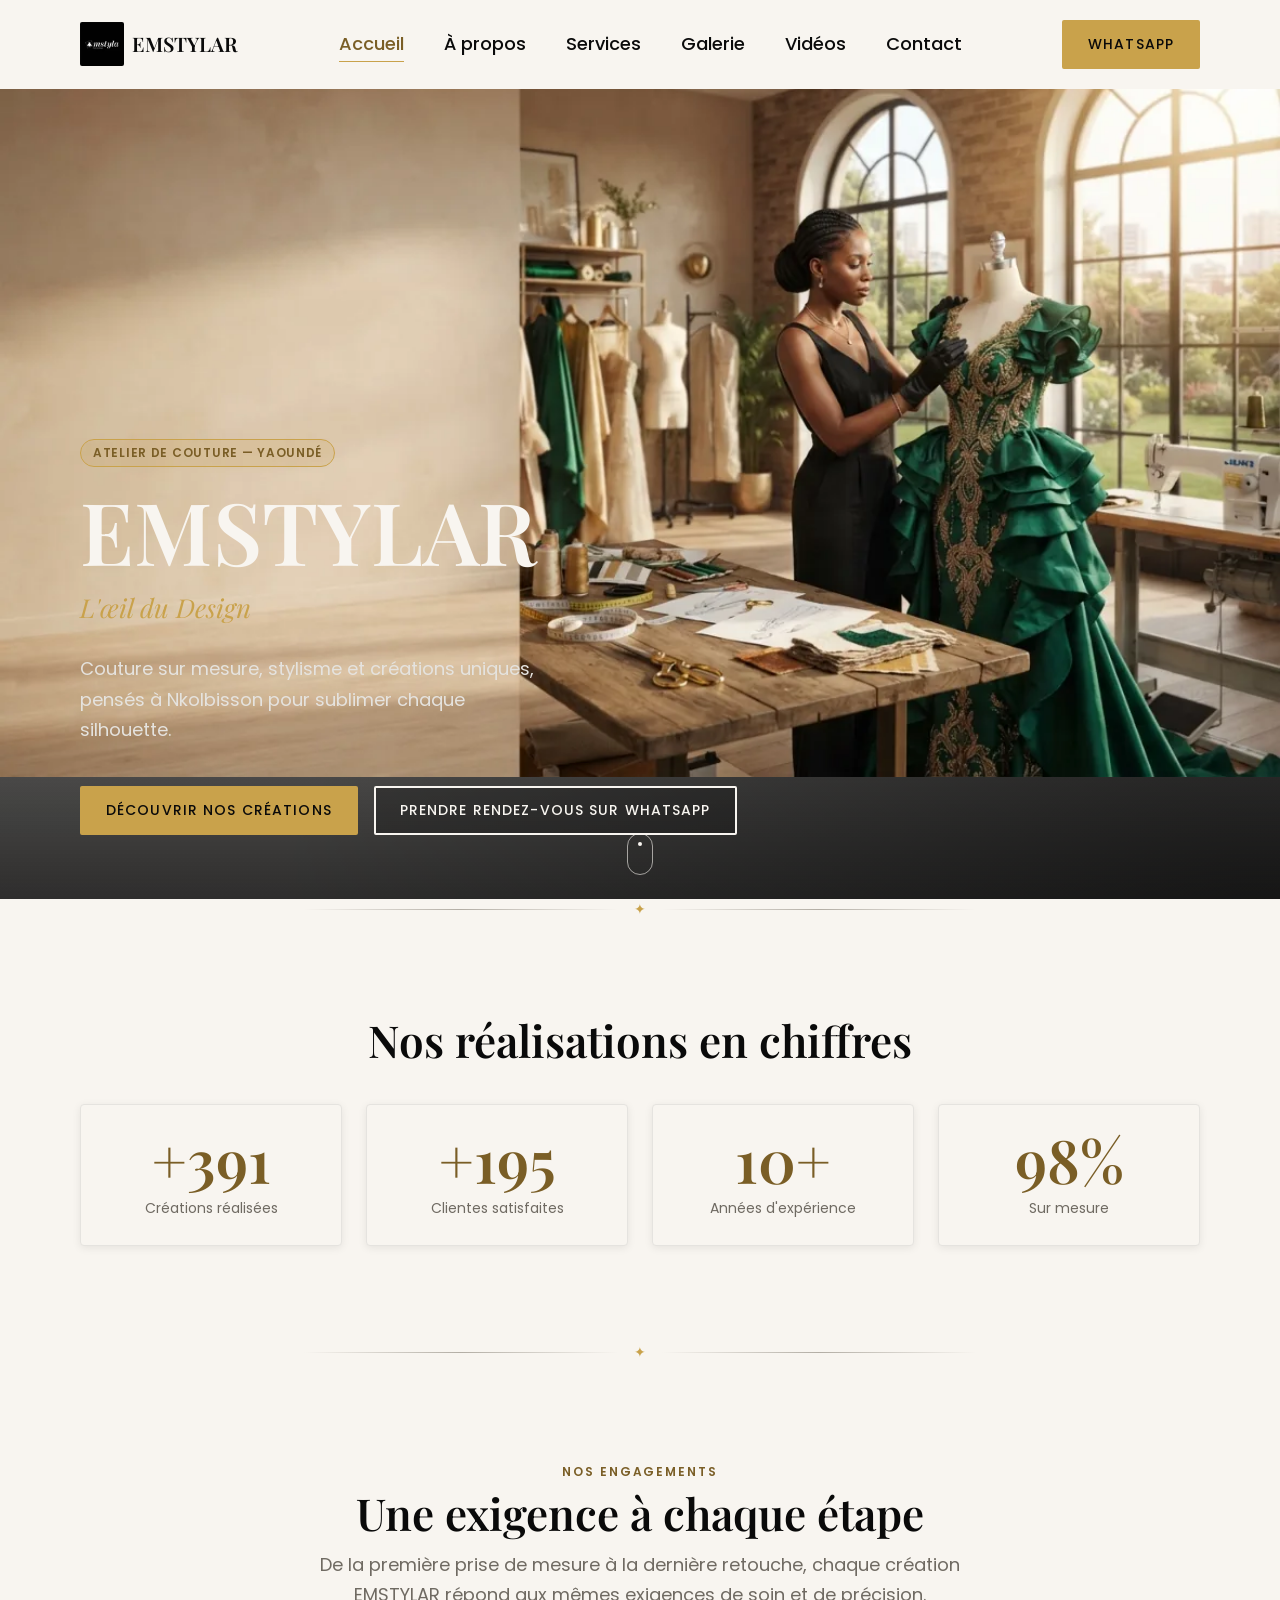
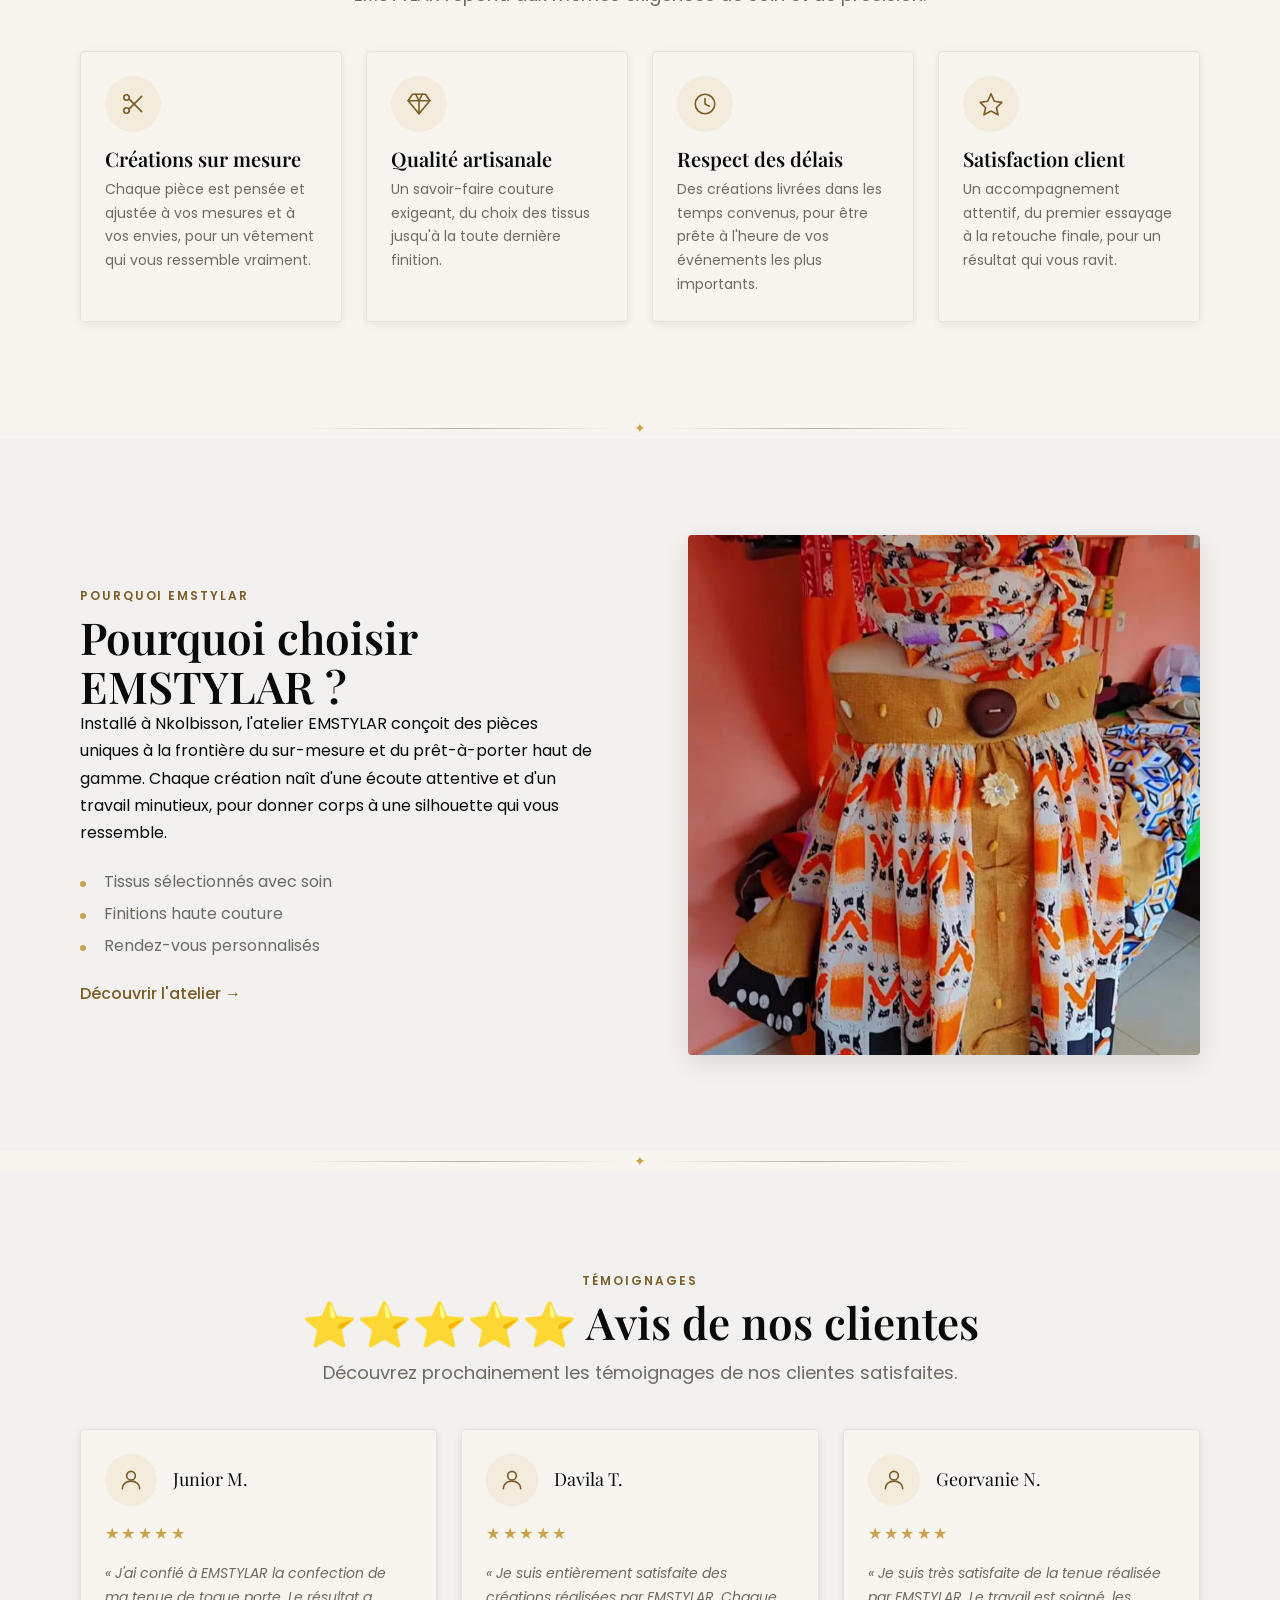
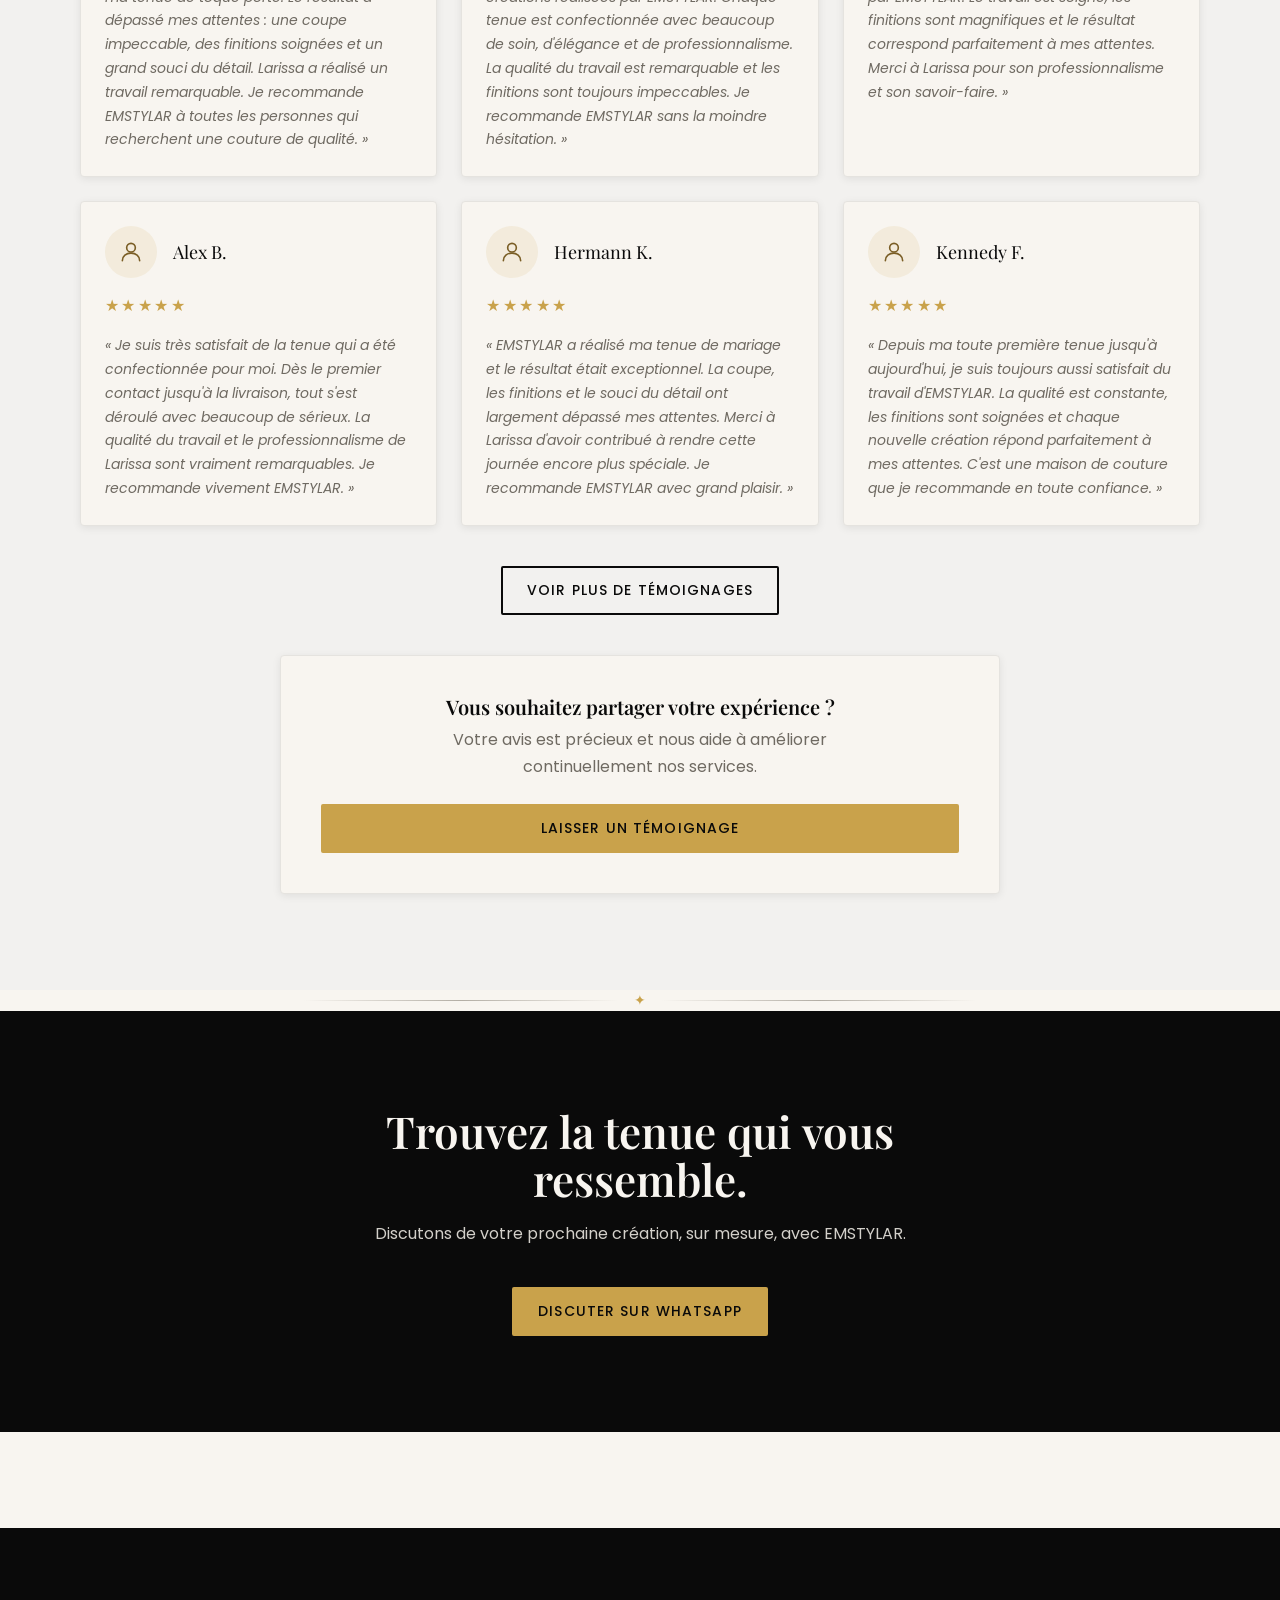
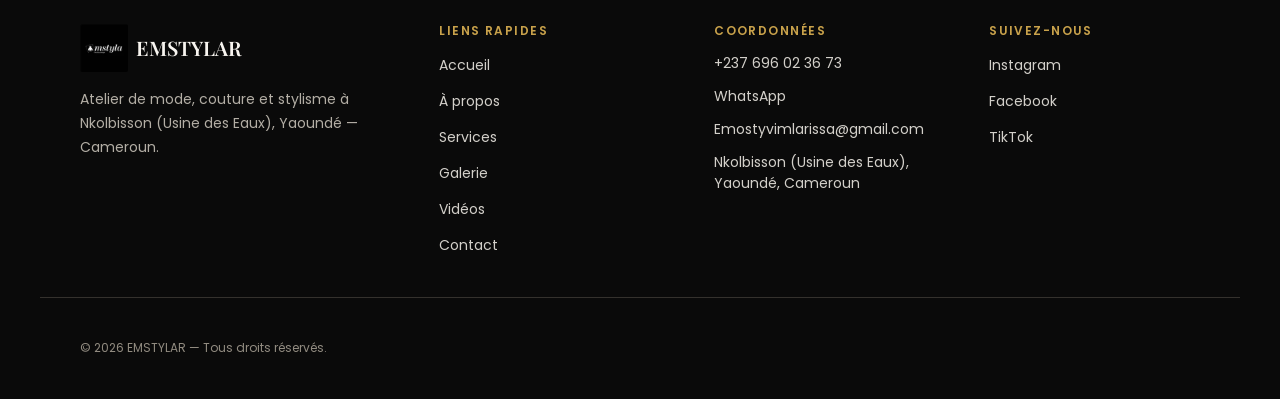
<file: index.html>
<!DOCTYPE html>
<html lang="fr">
<head>
  <meta charset="UTF-8" />
  <script>
    // Évite tout flash du loader lors des navigations internes : posé avant
    // le premier rendu, avant même le chargement des feuilles de style.
    if (sessionStorage.getItem("emstylar-loaded")) {
      document.documentElement.classList.add("no-loader");
    } else {
      sessionStorage.setItem("emstylar-loaded", "1");
    }
  </script>
  <meta name="viewport" content="width=device-width, initial-scale=1.0" />
  <title>EMSTYLAR | Atelier de couture, mode et stylisme à Nkolbisson, Yaoundé</title>
  <meta name="description" content="EMSTYLAR est un atelier de couture et de stylisme à Nkolbisson (Usine des Eaux), Yaoundé. Créations sur mesure, formations et stages de vacances." />
  <meta name="keywords" content="EMSTYLAR, atelier de couture Yaoundé, stylisme Cameroun, couture sur mesure, Nkolbisson, mode africaine" />
  <meta name="author" content="EMSTYLAR" />
  <meta name="language" content="French" />
  <meta name="robots" content="index, follow" />
  <meta name="theme-color" content="#0a0a0a" />
  <link rel="canonical" href="https://emstylar.com/" />
  <link rel="icon" type="image/jpeg" href="assets/optimized/img/logo-badge.jpg" />

  <!-- Open Graph -->
  <meta property="og:title" content="EMSTYLAR | Atelier de couture, mode et stylisme à Nkolbisson, Yaoundé" />
  <meta property="og:description" content="EMSTYLAR est un atelier de couture et de stylisme à Nkolbisson (Usine des Eaux), Yaoundé. Créations sur mesure, formations et stages de vacances." />
  <meta property="og:type" content="website" />
  <meta property="og:image" content="https://emstylar.com/assets/optimized/img/og/og-image.jpg" />
  <meta property="og:image:width" content="1200" />
  <meta property="og:image:height" content="630" />
  <meta property="og:image:type" content="image/jpeg" />
  <meta property="og:image:alt" content="EMSTYLAR — L'œil du Design" />
  <meta property="og:url" content="https://emstylar.com/" />
  <meta property="og:site_name" content="EMSTYLAR" />
  <meta property="og:locale" content="fr_FR" />

  <!-- Twitter Card -->
  <meta name="twitter:card" content="summary_large_image" />
  <meta name="twitter:title" content="EMSTYLAR | Atelier de couture, mode et stylisme à Nkolbisson, Yaoundé" />
  <meta name="twitter:description" content="EMSTYLAR est un atelier de couture et de stylisme à Nkolbisson (Usine des Eaux), Yaoundé. Créations sur mesure, formations et stages de vacances." />
  <meta name="twitter:image" content="https://emstylar.com/assets/optimized/img/og/og-image.jpg" />
  <meta name="twitter:image:alt" content="EMSTYLAR — L'œil du Design" />

  <!-- Données structurées (JSON-LD) -->
  <script type="application/ld+json">
  {
    "@context": "https://schema.org",
    "@type": "LocalBusiness",
    "name": "EMSTYLAR",
    "slogan": "L'œil du Design",
    "description": "Atelier de mode, couture et stylisme à Nkolbisson (Usine des Eaux), Yaoundé — créations sur mesure, formations et stages de vacances.",
    "telephone": "+237696023673",
    "email": "Emostyvimlarissa@gmail.com",
    "address": {
      "@type": "PostalAddress",
      "streetAddress": "Nkolbisson (Usine des Eaux)",
      "addressLocality": "Yaoundé",
      "addressCountry": "CM"
    },
    "openingHoursSpecification": [
      {
        "@type": "OpeningHoursSpecification",
        "dayOfWeek": ["Monday", "Tuesday", "Wednesday", "Thursday", "Friday"],
        "opens": "08:00",
        "closes": "18:00"
      },
      {
        "@type": "OpeningHoursSpecification",
        "dayOfWeek": "Saturday",
        "opens": "09:00",
        "closes": "16:00"
      }
    ],
    "image": "https://emstylar.com/assets/optimized/img/og/og-image.jpg",
    "url": "https://emstylar.com"
  }
  </script>

  <link rel="preconnect" href="https://fonts.googleapis.com" />
  <link rel="preconnect" href="https://fonts.gstatic.com" crossorigin />
  <link href="https://fonts.googleapis.com/css2?family=Playfair+Display:wght@400;600;700&family=Poppins:wght@300;400;500;600&display=swap" rel="stylesheet" />

  <link rel="stylesheet" href="assets/css/variables.css" />
  <link rel="stylesheet" href="assets/css/reset.css" />
  <link rel="stylesheet" href="assets/css/base.css" />
  <link rel="stylesheet" href="assets/css/layout.css" />
  <link rel="stylesheet" href="assets/css/components.css" />
  <link rel="stylesheet" href="assets/css/navbar.css" />
  <link rel="stylesheet" href="assets/css/footer.css" />
  <link rel="stylesheet" href="assets/css/loader.css" />
  <link rel="stylesheet" href="assets/css/animations.css" />
  <link rel="stylesheet" href="assets/css/print.css" media="print" />
  <link rel="stylesheet" href="assets/css/pages/home.css" />
</head>
<body>
  <div class="loader" data-loader aria-hidden="true">
    <div class="loader__mark">
      <svg class="loader__ring" viewBox="0 0 96 96" focusable="false">
        <circle class="loader__ring-track" cx="48" cy="48" r="28" />
        <circle class="loader__ring-progress" cx="48" cy="48" r="28" />
      </svg>
      <span class="loader__monogram">EM</span>
    </div>
  </div>

  <a class="skip-link" href="#main-content">Aller au contenu principal</a>

  <header id="site-header" class="site-header">
    <div class="container site-header__inner">
      <a href="index.html" class="site-header__brand" aria-label="EMSTYLAR — Retour à l'accueil">
        <picture>
          <source srcset="assets/optimized/img/logo-badge.webp" type="image/webp" />
          <img
            class="site-header__logo-badge"
            src="assets/optimized/img/logo-badge.jpg"
            alt="Logo EMSTYLAR" data-config-attr="alt:company.logoAlt"
            width="120"
            height="120"
          />
        </picture>
        <span class="site-header__brand-name" data-config-text="company.name">EMSTYLAR</span>
      </a>

      <nav id="primary-menu-panel" class="site-nav" aria-label="Navigation principale">
        <ul class="site-nav__list">
          <li><a href="index.html" class="site-nav__link">Accueil</a></li>
          <li><a href="about.html" class="site-nav__link">À propos</a></li>
          <li><a href="services.html" class="site-nav__link">Services</a></li>
          <li><a href="gallery.html" class="site-nav__link">Galerie</a></li>
          <li><a href="videos.html" class="site-nav__link">Vidéos</a></li>
          <li><a href="contact.html" class="site-nav__link">Contact</a></li>
        </ul>
      </nav>

      <div class="site-header__actions">
        <a
          class="btn btn--primary site-header__whatsapp"
          href="https://wa.me/237696023673" data-config-attr="href:contact.whatsappBaseUrl"
          target="_blank"
          rel="noopener noreferrer"
        >
          WhatsApp
        </a>

        <button
          type="button"
          id="menu-toggle"
          class="menu-toggle"
          aria-expanded="false"
          aria-controls="primary-menu-panel"
          aria-label="Ouvrir le menu de navigation"
        >
          <span class="menu-toggle__bar" aria-hidden="true"></span>
          <span class="menu-toggle__bar" aria-hidden="true"></span>
          <span class="menu-toggle__bar" aria-hidden="true"></span>
        </button>
      </div>
    </div>
  </header>

  <div id="nav-backdrop" class="nav-backdrop"></div>

  <main id="main-content">
    <!-- ================= HERO ================= -->
    <section class="hero" aria-label="Présentation de EMSTYLAR">
      <div class="hero__media">
        <picture>
          <source srcset="assets/optimized/img/hero-home.webp" type="image/webp" />
          <img
            class="hero__image"
            src="assets/optimized/img/hero-home.jpg"
            alt="Styliste EMSTYLAR ajustant une robe de soirée brodée sur mesure dans l'atelier"
            width="1182"
            height="665"
            fetchpriority="high"
          />
        </picture>
        <div class="hero__overlay" aria-hidden="true"></div>
      </div>

      <div class="container hero__content">
        <span class="badge badge--gold hero__badge u-animate-fade-up">Atelier de couture — Yaoundé</span>
        <h1 class="hero__title u-animate-fade-up u-delay-1" data-config-text="company.name">EMSTYLAR</h1>
        <p class="hero__slogan u-animate-fade-up u-delay-2" data-config-text="company.slogan">L'œil du Design</p>
        <p class="hero__intro u-animate-fade-up u-delay-3">
          Couture sur mesure, stylisme et créations uniques, pensés à Nkolbisson pour sublimer chaque silhouette.
        </p>
        <div class="hero__actions u-animate-fade-up u-delay-4">
          <a href="gallery.html" class="btn btn--primary">Découvrir nos créations</a>
          <a
            href="https://wa.me/237696023673" data-config-attr="href:contact.whatsappBaseUrl"
            target="_blank"
            rel="noopener noreferrer"
            class="btn btn--outline btn--on-dark"
          >
            Prendre rendez-vous sur WhatsApp
          </a>
        </div>
      </div>

      <a href="#engagements" class="hero__scroll-cue" aria-label="Défiler vers le contenu de la page">
        <span class="hero__scroll-cue-dot" aria-hidden="true"></span>
      </a>
    </section>

    <div class="divider" role="presentation">
      <span class="divider__icon" aria-hidden="true">✦</span>
    </div>

    <!-- ================= NOS RÉALISATIONS EN CHIFFRES ================= -->
    <section class="section stats-section" aria-labelledby="stats-title">
      <div class="container">
        <header class="section__header" data-reveal>
          <h2 class="section-title" id="stats-title">Nos réalisations en chiffres</h2>
        </header>

        <div class="grid grid--2 grid--4">
          <article class="card stat-card" data-reveal>
            <p class="stat-card__value" data-count-to="400" data-count-prefix="+">+400</p>
            <p class="stat-card__label">Créations réalisées</p>
          </article>

          <article class="card stat-card" data-reveal>
            <p class="stat-card__value" data-count-to="200" data-count-prefix="+">+200</p>
            <p class="stat-card__label">Clientes satisfaites</p>
          </article>

          <article class="card stat-card" data-reveal>
            <p class="stat-card__value" data-count-to="10" data-count-suffix="+">10+</p>
            <p class="stat-card__label">Années d'expérience</p>
          </article>

          <article class="card stat-card" data-reveal>
            <p class="stat-card__value" data-count-to="100" data-count-suffix="%">100%</p>
            <p class="stat-card__label">Sur mesure</p>
          </article>
        </div>
      </div>
    </section>

    <div class="divider" role="presentation">
      <span class="divider__icon" aria-hidden="true">✦</span>
    </div>

    <!-- ================= NOS ENGAGEMENTS ================= -->
    <section id="engagements" class="section">
      <div class="container">
        <header class="section__header">
          <span class="eyebrow">Nos engagements</span>
          <h2 class="section-title">Une exigence à chaque étape</h2>
          <p class="section-subtitle">
            De la première prise de mesure à la dernière retouche, chaque création EMSTYLAR répond aux mêmes
            exigences de soin et de précision.
          </p>
        </header>

        <div class="grid grid--2 grid--4">
          <article class="card engagement-card">
            <span class="engagement-card__icon" aria-hidden="true">
              <svg viewBox="0 0 24 24" fill="none" stroke="currentColor" stroke-width="1.5" stroke-linecap="round" stroke-linejoin="round">
                <circle cx="6" cy="6" r="2.5" />
                <circle cx="6" cy="18" r="2.5" />
                <line x1="8.5" y1="7.5" x2="20" y2="19" />
                <line x1="8.5" y1="16.5" x2="20" y2="5" />
              </svg>
            </span>
            <h3 class="card__title">Créations sur mesure</h3>
            <p class="card__body">
              Chaque pièce est pensée et ajustée à vos mesures et à vos envies, pour un vêtement qui vous
              ressemble vraiment.
            </p>
          </article>

          <article class="card engagement-card">
            <span class="engagement-card__icon" aria-hidden="true">
              <svg viewBox="0 0 24 24" fill="none" stroke="currentColor" stroke-width="1.5" stroke-linecap="round" stroke-linejoin="round">
                <path d="M6 3h12l4 6-10 12L2 9z" />
                <path d="M2 9h20" />
                <path d="M9 3l3 6 3-6" />
                <path d="M12 9v12" />
              </svg>
            </span>
            <h3 class="card__title">Qualité artisanale</h3>
            <p class="card__body">
              Un savoir-faire couture exigeant, du choix des tissus jusqu'à la toute dernière finition.
            </p>
          </article>

          <article class="card engagement-card">
            <span class="engagement-card__icon" aria-hidden="true">
              <svg viewBox="0 0 24 24" fill="none" stroke="currentColor" stroke-width="1.5" stroke-linecap="round" stroke-linejoin="round">
                <circle cx="12" cy="12" r="9" />
                <polyline points="12 7 12 12 16 14" />
              </svg>
            </span>
            <h3 class="card__title">Respect des délais</h3>
            <p class="card__body">
              Des créations livrées dans les temps convenus, pour être prête à l'heure de vos événements les
              plus importants.
            </p>
          </article>

          <article class="card engagement-card">
            <span class="engagement-card__icon" aria-hidden="true">
              <svg viewBox="0 0 24 24" fill="none" stroke="currentColor" stroke-width="1.5" stroke-linecap="round" stroke-linejoin="round">
                <polygon points="12 2.5 15 9.5 22 10.5 17 15.5 18.5 22 12 18.5 5.5 22 7 15.5 2 10.5 9 9.5" />
              </svg>
            </span>
            <h3 class="card__title">Satisfaction client</h3>
            <p class="card__body">
              Un accompagnement attentif, du premier essayage à la retouche finale, pour un résultat qui vous
              ravit.
            </p>
          </article>
        </div>
      </div>
    </section>

    <div class="divider" role="presentation">
      <span class="divider__icon" aria-hidden="true">✦</span>
    </div>

    <!-- ================= POURQUOI CHOISIR EMSTYLAR ================= -->
    <section class="section section--alt">
      <div class="container why-us">
        <div class="why-us__text">
          <span class="eyebrow">Pourquoi EMSTYLAR</span>
          <h2 class="section-title">Pourquoi choisir EMSTYLAR ?</h2>
          <p>
            Installé à Nkolbisson, l'atelier EMSTYLAR conçoit des pièces uniques à la frontière du sur-mesure
            et du prêt-à-porter haut de gamme. Chaque création naît d'une écoute attentive et d'un travail
            minutieux, pour donner corps à une silhouette qui vous ressemble.
          </p>
          <ul class="why-us__list">
            <li>Tissus sélectionnés avec soin</li>
            <li>Finitions haute couture</li>
            <li>Rendez-vous personnalisés</li>
          </ul>
          <a href="about.html" class="link link--gold">Découvrir l'atelier →</a>
        </div>

        <div class="why-us__media">
          <picture>
            <source srcset="assets/optimized/img/21-27-08-6-lg.webp" type="image/webp" />
            <img
              src="assets/optimized/img/21-27-08-6-lg.jpg"
              alt="Création EMSTYLAR en cours de confection dans l'atelier de Nkolbisson"
              width="720"
              height="1280"
              loading="lazy"
              class="why-us__image"
            />
          </picture>
        </div>
      </div>
    </section>

    <div class="divider" role="presentation">
      <span class="divider__icon" aria-hidden="true">✦</span>
    </div>

    <!-- ================= AVIS DE NOS CLIENTES ================= -->
    <section class="section section--alt" aria-labelledby="testimonials-title">
      <div class="container">
        <header class="section__header" data-reveal>
          <span class="eyebrow">Témoignages</span>
          <h2 class="section-title" id="testimonials-title">⭐⭐⭐⭐⭐ Avis de nos clientes</h2>
          <p class="section-subtitle">
            Découvrez prochainement les témoignages de nos clientes satisfaites.
          </p>
        </header>

        <ul class="testimonial-grid grid grid--2 grid--3" data-reveal>
          <li>
            <article class="card testimonial-card">
              <div class="testimonial-card__header">
                <span class="testimonial-card__avatar" aria-hidden="true">
                  <svg viewBox="0 0 24 24" fill="none" stroke="currentColor" stroke-width="1.5" stroke-linecap="round" stroke-linejoin="round">
                    <circle cx="12" cy="8" r="4" />
                    <path d="M4 20c0-4.4 3.6-7 8-7s8 2.6 8 7" />
                  </svg>
                </span>
                <div>
                  <p class="testimonial-card__name">Junior M.</p>
                </div>
              </div>
              <span class="testimonial-card__stars" aria-label="5 étoiles sur 5">★★★★★</span>
              <p class="testimonial-card__text">
                « J'ai confié à EMSTYLAR la confection de ma tenue de toque porte. Le résultat a dépassé mes attentes : une coupe impeccable, des finitions soignées et un grand souci du détail. Larissa a réalisé un travail remarquable. Je recommande EMSTYLAR à toutes les personnes qui recherchent une couture de qualité. »
              </p>
            </article>
          </li>

          <li>
            <article class="card testimonial-card">
              <div class="testimonial-card__header">
                <span class="testimonial-card__avatar" aria-hidden="true">
                  <svg viewBox="0 0 24 24" fill="none" stroke="currentColor" stroke-width="1.5" stroke-linecap="round" stroke-linejoin="round">
                    <circle cx="12" cy="8" r="4" />
                    <path d="M4 20c0-4.4 3.6-7 8-7s8 2.6 8 7" />
                  </svg>
                </span>
                <div>
                  <p class="testimonial-card__name">Davila T.</p>
                </div>
              </div>
              <span class="testimonial-card__stars" aria-label="5 étoiles sur 5">★★★★★</span>
              <p class="testimonial-card__text">
                « Je suis entièrement satisfaite des créations réalisées par EMSTYLAR. Chaque tenue est confectionnée avec beaucoup de soin, d'élégance et de professionnalisme. La qualité du travail est remarquable et les finitions sont toujours impeccables. Je recommande EMSTYLAR sans la moindre hésitation. »
              </p>
            </article>
          </li>

          <li>
            <article class="card testimonial-card">
              <div class="testimonial-card__header">
                <span class="testimonial-card__avatar" aria-hidden="true">
                  <svg viewBox="0 0 24 24" fill="none" stroke="currentColor" stroke-width="1.5" stroke-linecap="round" stroke-linejoin="round">
                    <circle cx="12" cy="8" r="4" />
                    <path d="M4 20c0-4.4 3.6-7 8-7s8 2.6 8 7" />
                  </svg>
                </span>
                <div>
                  <p class="testimonial-card__name">Georvanie N.</p>
                </div>
              </div>
              <span class="testimonial-card__stars" aria-label="5 étoiles sur 5">★★★★★</span>
              <p class="testimonial-card__text">
                « Je suis très satisfaite de la tenue réalisée par EMSTYLAR. Le travail est soigné, les finitions sont magnifiques et le résultat correspond parfaitement à mes attentes. Merci à Larissa pour son professionnalisme et son savoir-faire. »
              </p>
            </article>
          </li>

          <li>
            <article class="card testimonial-card">
              <div class="testimonial-card__header">
                <span class="testimonial-card__avatar" aria-hidden="true">
                  <svg viewBox="0 0 24 24" fill="none" stroke="currentColor" stroke-width="1.5" stroke-linecap="round" stroke-linejoin="round">
                    <circle cx="12" cy="8" r="4" />
                    <path d="M4 20c0-4.4 3.6-7 8-7s8 2.6 8 7" />
                  </svg>
                </span>
                <div>
                  <p class="testimonial-card__name">Alex B.</p>
                </div>
              </div>
              <span class="testimonial-card__stars" aria-label="5 étoiles sur 5">★★★★★</span>
              <p class="testimonial-card__text">
                « Je suis très satisfait de la tenue qui a été confectionnée pour moi. Dès le premier contact jusqu'à la livraison, tout s'est déroulé avec beaucoup de sérieux. La qualité du travail et le professionnalisme de Larissa sont vraiment remarquables. Je recommande vivement EMSTYLAR. »
              </p>
            </article>
          </li>

          <li>
            <article class="card testimonial-card">
              <div class="testimonial-card__header">
                <span class="testimonial-card__avatar" aria-hidden="true">
                  <svg viewBox="0 0 24 24" fill="none" stroke="currentColor" stroke-width="1.5" stroke-linecap="round" stroke-linejoin="round">
                    <circle cx="12" cy="8" r="4" />
                    <path d="M4 20c0-4.4 3.6-7 8-7s8 2.6 8 7" />
                  </svg>
                </span>
                <div>
                  <p class="testimonial-card__name">Hermann K.</p>
                </div>
              </div>
              <span class="testimonial-card__stars" aria-label="5 étoiles sur 5">★★★★★</span>
              <p class="testimonial-card__text">
                « EMSTYLAR a réalisé ma tenue de mariage et le résultat était exceptionnel. La coupe, les finitions et le souci du détail ont largement dépassé mes attentes. Merci à Larissa d'avoir contribué à rendre cette journée encore plus spéciale. Je recommande EMSTYLAR avec grand plaisir. »
              </p>
            </article>
          </li>

          <li>
            <article class="card testimonial-card">
              <div class="testimonial-card__header">
                <span class="testimonial-card__avatar" aria-hidden="true">
                  <svg viewBox="0 0 24 24" fill="none" stroke="currentColor" stroke-width="1.5" stroke-linecap="round" stroke-linejoin="round">
                    <circle cx="12" cy="8" r="4" />
                    <path d="M4 20c0-4.4 3.6-7 8-7s8 2.6 8 7" />
                  </svg>
                </span>
                <div>
                  <p class="testimonial-card__name">Kennedy F.</p>
                </div>
              </div>
              <span class="testimonial-card__stars" aria-label="5 étoiles sur 5">★★★★★</span>
              <p class="testimonial-card__text">
                « Depuis ma toute première tenue jusqu'à aujourd'hui, je suis toujours aussi satisfait du travail d'EMSTYLAR. La qualité est constante, les finitions sont soignées et chaque nouvelle création répond parfaitement à mes attentes. C'est une maison de couture que je recommande en toute confiance. »
              </p>
            </article>
          </li>
          <li hidden data-testimonial-extra data-reveal>
            <article class="card testimonial-card">
              <div class="testimonial-card__header">
                <span class="testimonial-card__avatar" aria-hidden="true">
                  <svg viewBox="0 0 24 24" fill="none" stroke="currentColor" stroke-width="1.5" stroke-linecap="round" stroke-linejoin="round">
                    <circle cx="12" cy="8" r="4" />
                    <path d="M4 20c0-4.4 3.6-7 8-7s8 2.6 8 7" />
                  </svg>
                </span>
                <div>
                  <p class="testimonial-card__name">Nina</p>
                </div>
              </div>
              <span class="testimonial-card__stars" aria-label="5 étoiles sur 5">★★★★★</span>
              <p class="testimonial-card__text">
                « Je suis très heureuse d'avoir confié ma tenue à EMSTYLAR. Le résultat est élégant, parfaitement ajusté et réalisé avec beaucoup de soin. Je remercie Larissa pour son écoute et son professionnalisme. »
              </p>
            </article>
          </li>
          <li hidden data-testimonial-extra data-reveal>
            <article class="card testimonial-card">
              <div class="testimonial-card__header">
                <span class="testimonial-card__avatar" aria-hidden="true">
                  <svg viewBox="0 0 24 24" fill="none" stroke="currentColor" stroke-width="1.5" stroke-linecap="round" stroke-linejoin="round">
                    <circle cx="12" cy="8" r="4" />
                    <path d="M4 20c0-4.4 3.6-7 8-7s8 2.6 8 7" />
                  </svg>
                </span>
                <div>
                  <p class="testimonial-card__name">Jessica</p>
                </div>
              </div>
              <span class="testimonial-card__stars" aria-label="5 étoiles sur 5">★★★★★</span>
              <p class="testimonial-card__text">
                « EMSTYLAR a parfaitement compris ce que je souhaitais. Ma tenue est magnifique et les finitions sont d'une grande qualité. Je suis très satisfaite et je reviendrai avec plaisir pour mes prochaines créations. »
              </p>
            </article>
          </li>
          <li hidden data-testimonial-extra data-reveal>
            <article class="card testimonial-card">
              <div class="testimonial-card__header">
                <span class="testimonial-card__avatar" aria-hidden="true">
                  <svg viewBox="0 0 24 24" fill="none" stroke="currentColor" stroke-width="1.5" stroke-linecap="round" stroke-linejoin="round">
                    <circle cx="12" cy="8" r="4" />
                    <path d="M4 20c0-4.4 3.6-7 8-7s8 2.6 8 7" />
                  </svg>
                </span>
                <div>
                  <p class="testimonial-card__name">Ornella</p>
                </div>
              </div>
              <span class="testimonial-card__stars" aria-label="5 étoiles sur 5">★★★★★</span>
              <p class="testimonial-card__text">
                « Chaque détail de ma tenue a été réalisé avec beaucoup de précision. J'ai particulièrement apprécié la disponibilité, les conseils et le sérieux de Larissa tout au long de la réalisation. »
              </p>
            </article>
          </li>
          <li hidden data-testimonial-extra data-reveal>
            <article class="card testimonial-card">
              <div class="testimonial-card__header">
                <span class="testimonial-card__avatar" aria-hidden="true">
                  <svg viewBox="0 0 24 24" fill="none" stroke="currentColor" stroke-width="1.5" stroke-linecap="round" stroke-linejoin="round">
                    <circle cx="12" cy="8" r="4" />
                    <path d="M4 20c0-4.4 3.6-7 8-7s8 2.6 8 7" />
                  </svg>
                </span>
                <div>
                  <p class="testimonial-card__name">Stella</p>
                </div>
              </div>
              <span class="testimonial-card__stars" aria-label="5 étoiles sur 5">★★★★★</span>
              <p class="testimonial-card__text">
                « Je suis entièrement satisfaite de mon expérience avec EMSTYLAR. La qualité de la confection est exceptionnelle et le résultat final dépasse mes attentes. Je recommande cette maison de couture avec confiance. »
              </p>
            </article>
          </li>
          <li hidden data-testimonial-extra data-reveal>
            <article class="card testimonial-card">
              <div class="testimonial-card__header">
                <span class="testimonial-card__avatar" aria-hidden="true">
                  <svg viewBox="0 0 24 24" fill="none" stroke="currentColor" stroke-width="1.5" stroke-linecap="round" stroke-linejoin="round">
                    <circle cx="12" cy="8" r="4" />
                    <path d="M4 20c0-4.4 3.6-7 8-7s8 2.6 8 7" />
                  </svg>
                </span>
                <div>
                  <p class="testimonial-card__name">Daniella</p>
                </div>
              </div>
              <span class="testimonial-card__stars" aria-label="5 étoiles sur 5">★★★★★</span>
              <p class="testimonial-card__text">
                « Ma tenue correspond exactement à ce que j'avais imaginé. Le travail est soigné, les finitions sont impeccables et le professionnalisme de Larissa fait toute la différence. »
              </p>
            </article>
          </li>
          <li hidden data-testimonial-extra data-reveal>
            <article class="card testimonial-card">
              <div class="testimonial-card__header">
                <span class="testimonial-card__avatar" aria-hidden="true">
                  <svg viewBox="0 0 24 24" fill="none" stroke="currentColor" stroke-width="1.5" stroke-linecap="round" stroke-linejoin="round">
                    <circle cx="12" cy="8" r="4" />
                    <path d="M4 20c0-4.4 3.6-7 8-7s8 2.6 8 7" />
                  </svg>
                </span>
                <div>
                  <p class="testimonial-card__name">Ida</p>
                </div>
              </div>
              <span class="testimonial-card__stars" aria-label="5 étoiles sur 5">★★★★★</span>
              <p class="testimonial-card__text">
                « EMSTYLAR réalise un travail remarquable. J'ai été très bien accompagnée du début à la fin et je suis ravie de la qualité de ma création. Merci pour cette belle expérience. »
              </p>
            </article>
          </li>
          <li hidden data-testimonial-extra data-reveal>
            <article class="card testimonial-card">
              <div class="testimonial-card__header">
                <span class="testimonial-card__avatar" aria-hidden="true">
                  <svg viewBox="0 0 24 24" fill="none" stroke="currentColor" stroke-width="1.5" stroke-linecap="round" stroke-linejoin="round">
                    <circle cx="12" cy="8" r="4" />
                    <path d="M4 20c0-4.4 3.6-7 8-7s8 2.6 8 7" />
                  </svg>
                </span>
                <div>
                  <p class="testimonial-card__name">Allan</p>
                </div>
              </div>
              <span class="testimonial-card__stars" aria-label="5 étoiles sur 5">★★★★★</span>
              <p class="testimonial-card__text">
                « Je suis très satisfait de la tenue qui a été confectionnée pour moi. Les délais ont été respectés, les finitions sont excellentes et le résultat est à la hauteur de mes attentes. Je recommande vivement EMSTYLAR. »
              </p>
            </article>
          </li>
          <li hidden data-testimonial-extra data-reveal>
            <article class="card testimonial-card">
              <div class="testimonial-card__header">
                <span class="testimonial-card__avatar" aria-hidden="true">
                  <svg viewBox="0 0 24 24" fill="none" stroke="currentColor" stroke-width="1.5" stroke-linecap="round" stroke-linejoin="round">
                    <circle cx="12" cy="8" r="4" />
                    <path d="M4 20c0-4.4 3.6-7 8-7s8 2.6 8 7" />
                  </svg>
                </span>
                <div>
                  <p class="testimonial-card__name">Mme Solange</p>
                </div>
              </div>
              <span class="testimonial-card__stars" aria-label="5 étoiles sur 5">★★★★★</span>
              <p class="testimonial-card__text">
                « J'ai beaucoup apprécié le professionnalisme et le savoir-faire de Larissa. Ma tenue a été réalisée avec beaucoup d'attention et de précision. Je suis pleinement satisfaite du résultat. »
              </p>
            </article>
          </li>
          <li hidden data-testimonial-extra data-reveal>
            <article class="card testimonial-card">
              <div class="testimonial-card__header">
                <span class="testimonial-card__avatar" aria-hidden="true">
                  <svg viewBox="0 0 24 24" fill="none" stroke="currentColor" stroke-width="1.5" stroke-linecap="round" stroke-linejoin="round">
                    <circle cx="12" cy="8" r="4" />
                    <path d="M4 20c0-4.4 3.6-7 8-7s8 2.6 8 7" />
                  </svg>
                </span>
                <div>
                  <p class="testimonial-card__name">Mme Geneviève</p>
                </div>
              </div>
              <span class="testimonial-card__stars" aria-label="5 étoiles sur 5">★★★★★</span>
              <p class="testimonial-card__text">
                « EMSTYLAR est une adresse que je recommande sans hésitation. Les créations sont élégantes, la qualité est au rendez-vous et chaque détail est soigneusement travaillé. Merci pour ce magnifique travail. »
              </p>
            </article>
          </li>
          <li hidden data-testimonial-extra data-reveal>
            <article class="card testimonial-card">
              <div class="testimonial-card__header">
                <span class="testimonial-card__avatar" aria-hidden="true">
                  <svg viewBox="0 0 24 24" fill="none" stroke="currentColor" stroke-width="1.5" stroke-linecap="round" stroke-linejoin="round">
                    <circle cx="12" cy="8" r="4" />
                    <path d="M4 20c0-4.4 3.6-7 8-7s8 2.6 8 7" />
                  </svg>
                </span>
                <div>
                  <p class="testimonial-card__name">Camillia</p>
                </div>
              </div>
              <span class="testimonial-card__stars" aria-label="5 étoiles sur 5">★★★★★</span>
              <p class="testimonial-card__text">
                « Je suis ravie de la tenue réalisée par EMSTYLAR. Le travail est soigné, les finitions sont élégantes et chaque détail a été pensé avec beaucoup de professionnalisme. Je recommande EMSTYLAR à toutes celles et ceux qui recherchent une confection de qualité. »
              </p>
            </article>
          </li>
          <li hidden data-testimonial-extra data-reveal>
            <article class="card testimonial-card">
              <div class="testimonial-card__header">
                <span class="testimonial-card__avatar" aria-hidden="true">
                  <svg viewBox="0 0 24 24" fill="none" stroke="currentColor" stroke-width="1.5" stroke-linecap="round" stroke-linejoin="round">
                    <circle cx="12" cy="8" r="4" />
                    <path d="M4 20c0-4.4 3.6-7 8-7s8 2.6 8 7" />
                  </svg>
                </span>
                <div>
                  <p class="testimonial-card__name">Jason</p>
                </div>
              </div>
              <span class="testimonial-card__stars" aria-label="5 étoiles sur 5">★★★★★</span>
              <p class="testimonial-card__text">
                « EMSTYLAR a réalisé une tenue qui correspond parfaitement à mes attentes. La qualité de la confection, le respect des délais et le souci du détail m'ont pleinement satisfait. Je recommande cette maison de couture avec confiance. »
              </p>
            </article>
          </li>
        </ul>

        <div class="testimonial-more" data-reveal>
          <button type="button" class="btn btn--outline" id="testimonials-more-btn">
            Voir plus de témoignages
          </button>
        </div>

        <div class="card testimonial-share" data-reveal>
          <h3 class="testimonial-share__title">Vous souhaitez partager votre expérience ?</h3>
          <p class="testimonial-share__text">
            Votre avis est précieux et nous aide à améliorer continuellement nos services.
          </p>
          <button
            type="button"
            class="btn btn--primary"
            id="testimonial-open-btn"
            aria-haspopup="dialog"
            aria-controls="testimonial-modal"
          >
            Laisser un témoignage
          </button>
        </div>
      </div>
    </section>

    <!-- ================= MODALE TÉMOIGNAGE ================= -->
    <div
      class="modal"
      id="testimonial-modal"
      role="dialog"
      aria-modal="true"
      aria-labelledby="testimonial-modal-title"
      hidden
    >
      <div class="modal__backdrop" data-modal-close></div>
      <div class="modal__panel">
        <button type="button" class="modal__close" data-modal-close aria-label="Fermer le formulaire">
          ×
        </button>
        <h2 class="modal__title" id="testimonial-modal-title">Laisser un témoignage</h2>
        <p class="modal__intro">
          Merci de prendre le temps de partager votre expérience avec l'atelier EMSTYLAR.
        </p>

        <form class="testimonial-form" action="https://formspree.io/f/xxxxxxxx" method="POST" novalidate>
          <!-- URL Formspree provisoire (config/form.js) — à remplacer par l'endpoint définitif -->
          <input type="hidden" name="_subject" value="Nouveau témoignage EMSTYLAR" />

          <div class="form-group">
            <label class="form-label form-label--required" for="testimonial-name">Nom</label>
            <input class="form-input" type="text" id="testimonial-name" name="name" autocomplete="name" required />
          </div>

          <div class="form-group">
            <label class="form-label form-label--required" for="testimonial-city">Ville</label>
            <input class="form-input" type="text" id="testimonial-city" name="city" autocomplete="address-level2" required />
          </div>

          <div class="form-group">
            <label class="form-label form-label--required" for="testimonial-email">Adresse e-mail</label>
            <input class="form-input" type="email" id="testimonial-email" name="email" autocomplete="email" required />
          </div>

          <div class="form-group">
            <span class="form-label form-label--required" id="testimonial-rating-label">Votre note</span>
            <fieldset class="star-rating" aria-labelledby="testimonial-rating-label">
              <input class="star-rating__input" type="radio" id="testimonial-rating-5" name="rating" value="5" required />
              <label class="star-rating__label" for="testimonial-rating-5" aria-label="5 étoiles">★</label>
              <input class="star-rating__input" type="radio" id="testimonial-rating-4" name="rating" value="4" />
              <label class="star-rating__label" for="testimonial-rating-4" aria-label="4 étoiles">★</label>
              <input class="star-rating__input" type="radio" id="testimonial-rating-3" name="rating" value="3" />
              <label class="star-rating__label" for="testimonial-rating-3" aria-label="3 étoiles">★</label>
              <input class="star-rating__input" type="radio" id="testimonial-rating-2" name="rating" value="2" />
              <label class="star-rating__label" for="testimonial-rating-2" aria-label="2 étoiles">★</label>
              <input class="star-rating__input" type="radio" id="testimonial-rating-1" name="rating" value="1" />
              <label class="star-rating__label" for="testimonial-rating-1" aria-label="1 étoile">★</label>
            </fieldset>
          </div>

          <div class="form-group">
            <label class="form-label form-label--required" for="testimonial-message">Votre témoignage</label>
            <textarea class="form-textarea" id="testimonial-message" name="message" rows="4" required></textarea>
          </div>

          <p class="form-hint">
            Votre témoignage sera relu avant publication sur notre site. Il est transmis directement
            à notre équipe, qui décide ensuite de sa publication.
          </p>

          <button type="submit" class="btn btn--primary">Envoyer mon témoignage</button>
        </form>
      </div>
    </div>

    <div class="divider" role="presentation">
      <span class="divider__icon" aria-hidden="true">✦</span>
    </div>

    <!-- ================= CTA ================= -->
    <section class="section section--dark cta-section">
      <div class="container cta-section__inner">
        <h2 class="cta-section__title">Trouvez la tenue qui vous ressemble.</h2>
        <p class="cta-section__text">
          Discutons de votre prochaine création, sur mesure, avec EMSTYLAR.
        </p>
        <a
          href="https://wa.me/237696023673" data-config-attr="href:contact.whatsappBaseUrl"
          target="_blank"
          rel="noopener noreferrer"
          class="btn btn--primary"
        >
          Discuter sur WhatsApp
        </a>
      </div>
    </section>
  </main>

  <footer id="site-footer" class="site-footer">
    <div class="container site-footer__grid">
      <div class="site-footer__brand">
        <div class="site-footer__brand-row">
          <picture>
            <source srcset="assets/optimized/img/logo-badge.webp" type="image/webp" />
            <img
              class="site-footer__logo-badge"
              src="assets/optimized/img/logo-badge.jpg"
              alt="Logo EMSTYLAR" data-config-attr="alt:company.logoAlt"
              width="120"
              height="120"
              loading="lazy"
            />
          </picture>
          <span class="site-footer__brand-name" data-config-text="company.name">EMSTYLAR</span>
        </div>
        <p class="site-footer__tagline" data-config-text="company.tagline">
          Atelier de mode, couture et stylisme à Nkolbisson (Usine des Eaux), Yaoundé — Cameroun.
        </p>
      </div>

      <nav class="site-footer__col" aria-label="Liens rapides">
        <h2 class="site-footer__heading">Liens rapides</h2>
        <ul>
          <li><a href="index.html">Accueil</a></li>
          <li><a href="about.html">À propos</a></li>
          <li><a href="services.html">Services</a></li>
          <li><a href="gallery.html">Galerie</a></li>
          <li><a href="videos.html">Vidéos</a></li>
          <li><a href="contact.html">Contact</a></li>
        </ul>
      </nav>

      <div class="site-footer__col">
        <h2 class="site-footer__heading">Coordonnées</h2>
        <ul class="site-footer__contact">
          <li><a href="tel:+237696023673" data-config-attr="href:contact.phoneHref" data-config-text="contact.phone">+237 696 02 36 73</a></li>
          <li><a href="https://wa.me/237696023673" data-config-attr="href:contact.whatsappBaseUrl" target="_blank" rel="noopener noreferrer">WhatsApp</a></li>
          <li><a href="mailto:Emostyvimlarissa@gmail.com" data-config-attr="href:contact.emailHref" data-config-text="contact.email">Emostyvimlarissa@gmail.com</a></li>
          <li data-config-text="maps.address">Nkolbisson (Usine des Eaux), Yaoundé, Cameroun</li>
        </ul>
      </div>

      <div class="site-footer__col">
        <h2 class="site-footer__heading">Suivez-nous</h2>
        <ul class="site-footer__social">
          <li><a href="#" aria-label="EMSTYLAR sur Instagram (lien à venir)">Instagram</a></li>
          <li><a href="#" aria-label="EMSTYLAR sur Facebook (lien à venir)">Facebook</a></li>
          <li><a href="#" aria-label="EMSTYLAR sur TikTok (lien à venir)">TikTok</a></li>
        </ul>
      </div>
    </div>

    <div class="site-footer__bottom container">
      <p>&copy; <span id="current-year" data-config-text="site.year"></span> <span data-config-text="company.name">EMSTYLAR</span> — Tous droits réservés.</p>
    </div>
  </footer>

  <button type="button" id="back-to-top" class="back-to-top" aria-label="Retour en haut de page">↑</button>

  <script type="module" src="assets/js/main.js"></script>
  <script type="module" src="assets/js/modules/testimonials.js"></script>
  <script type="module" src="assets/js/modules/counters.js"></script>
</body>
</html>
</file>
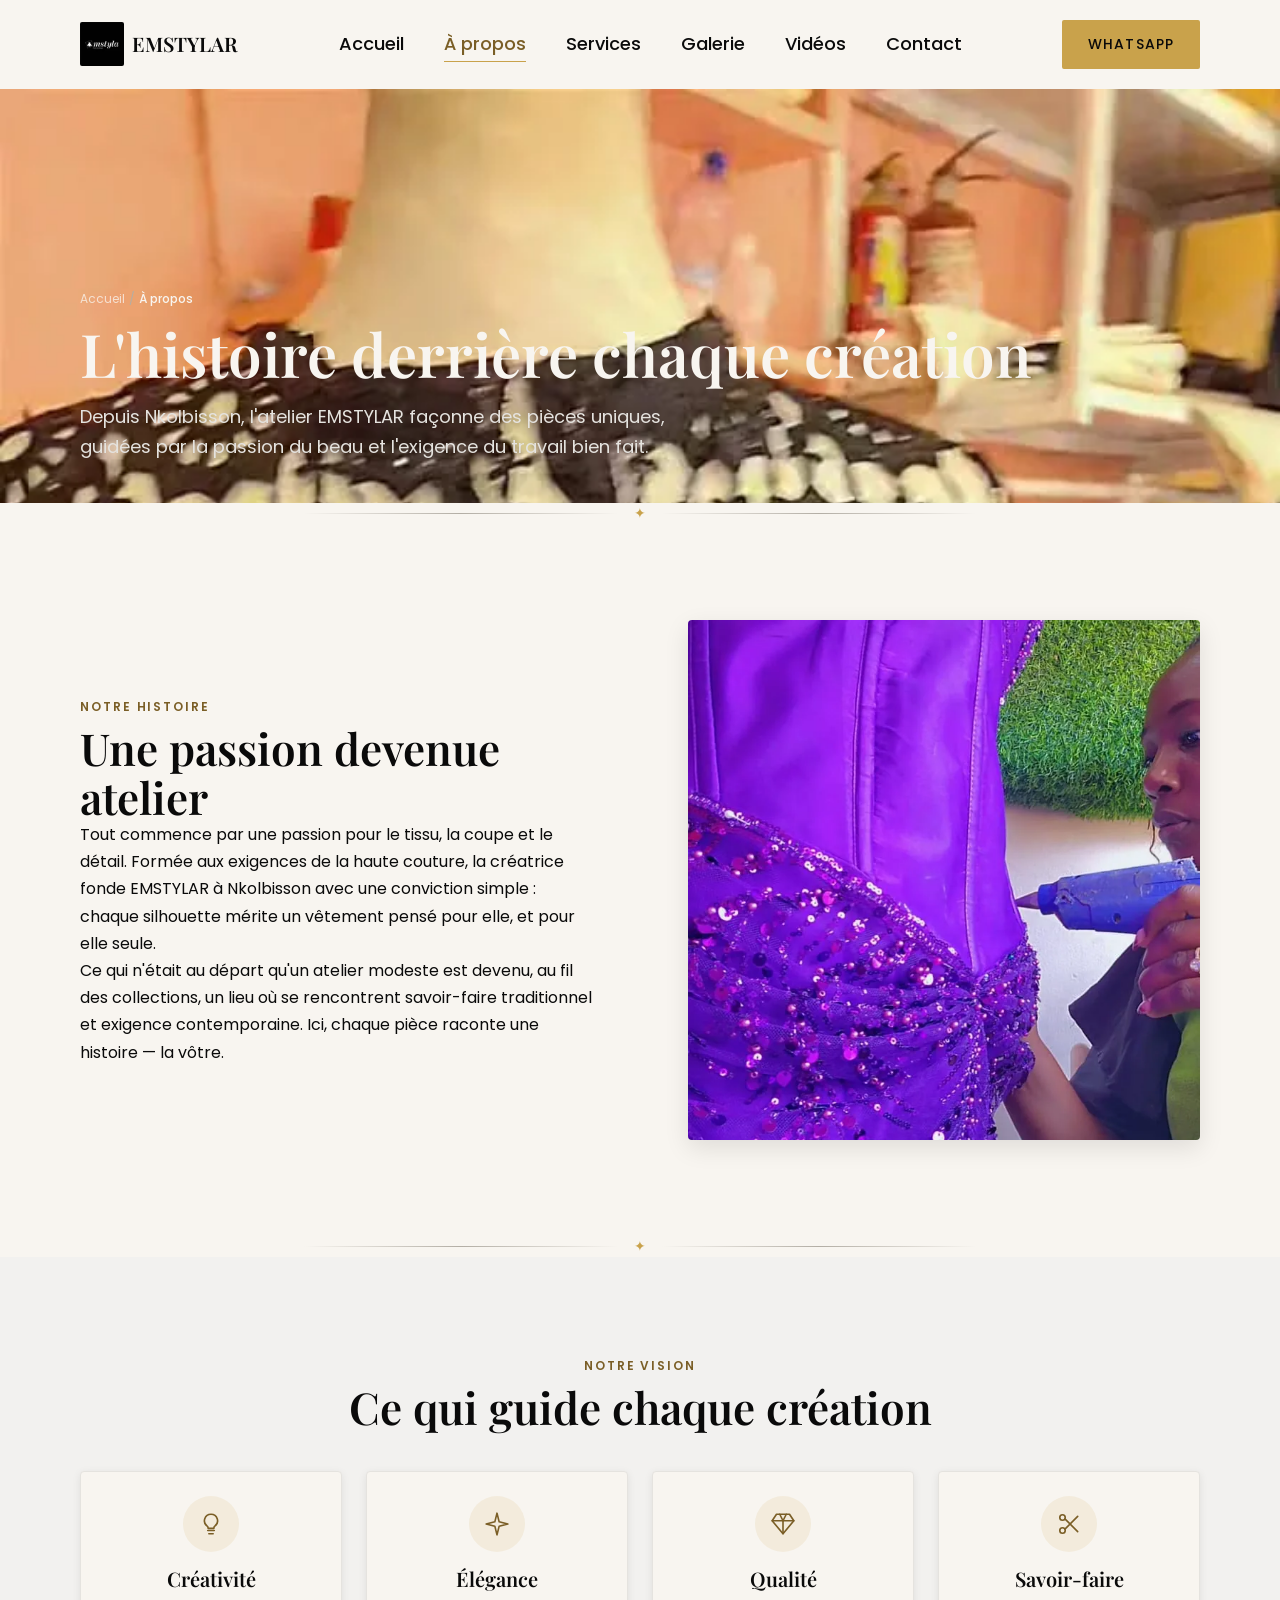
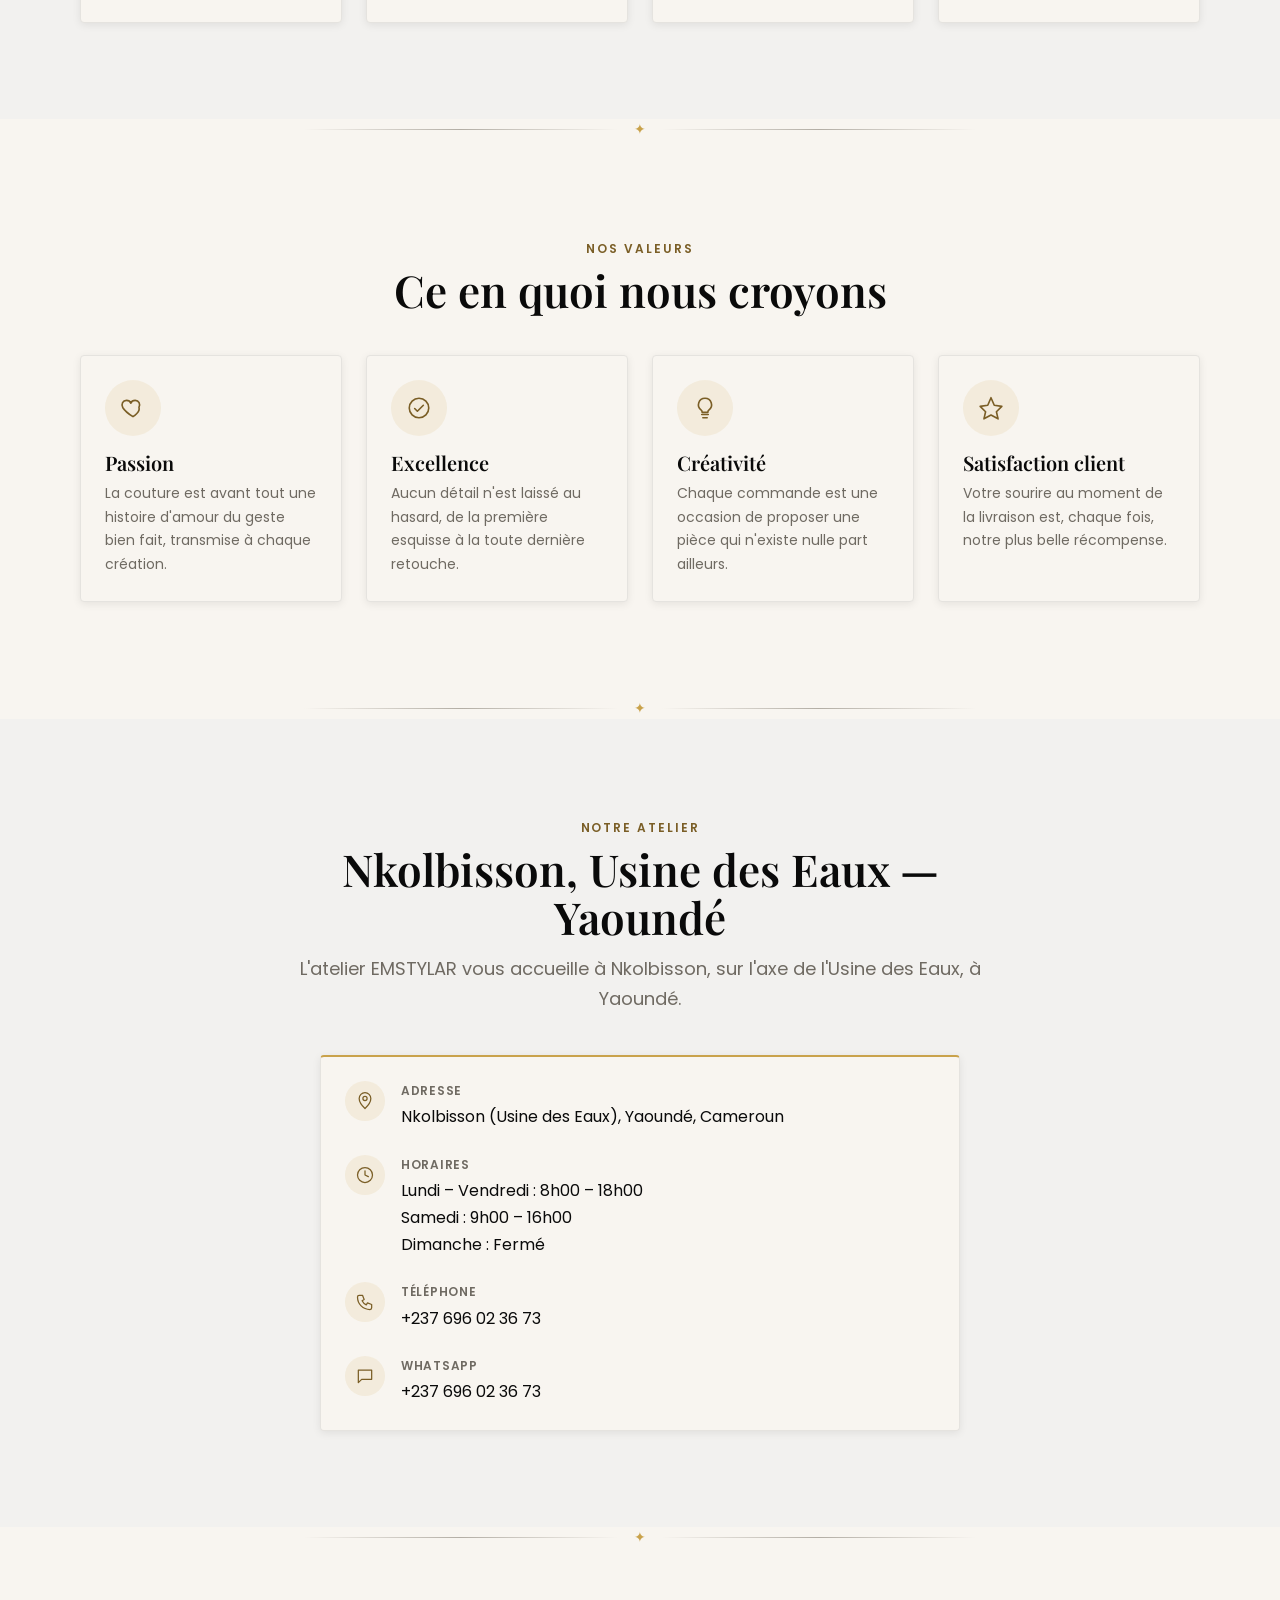
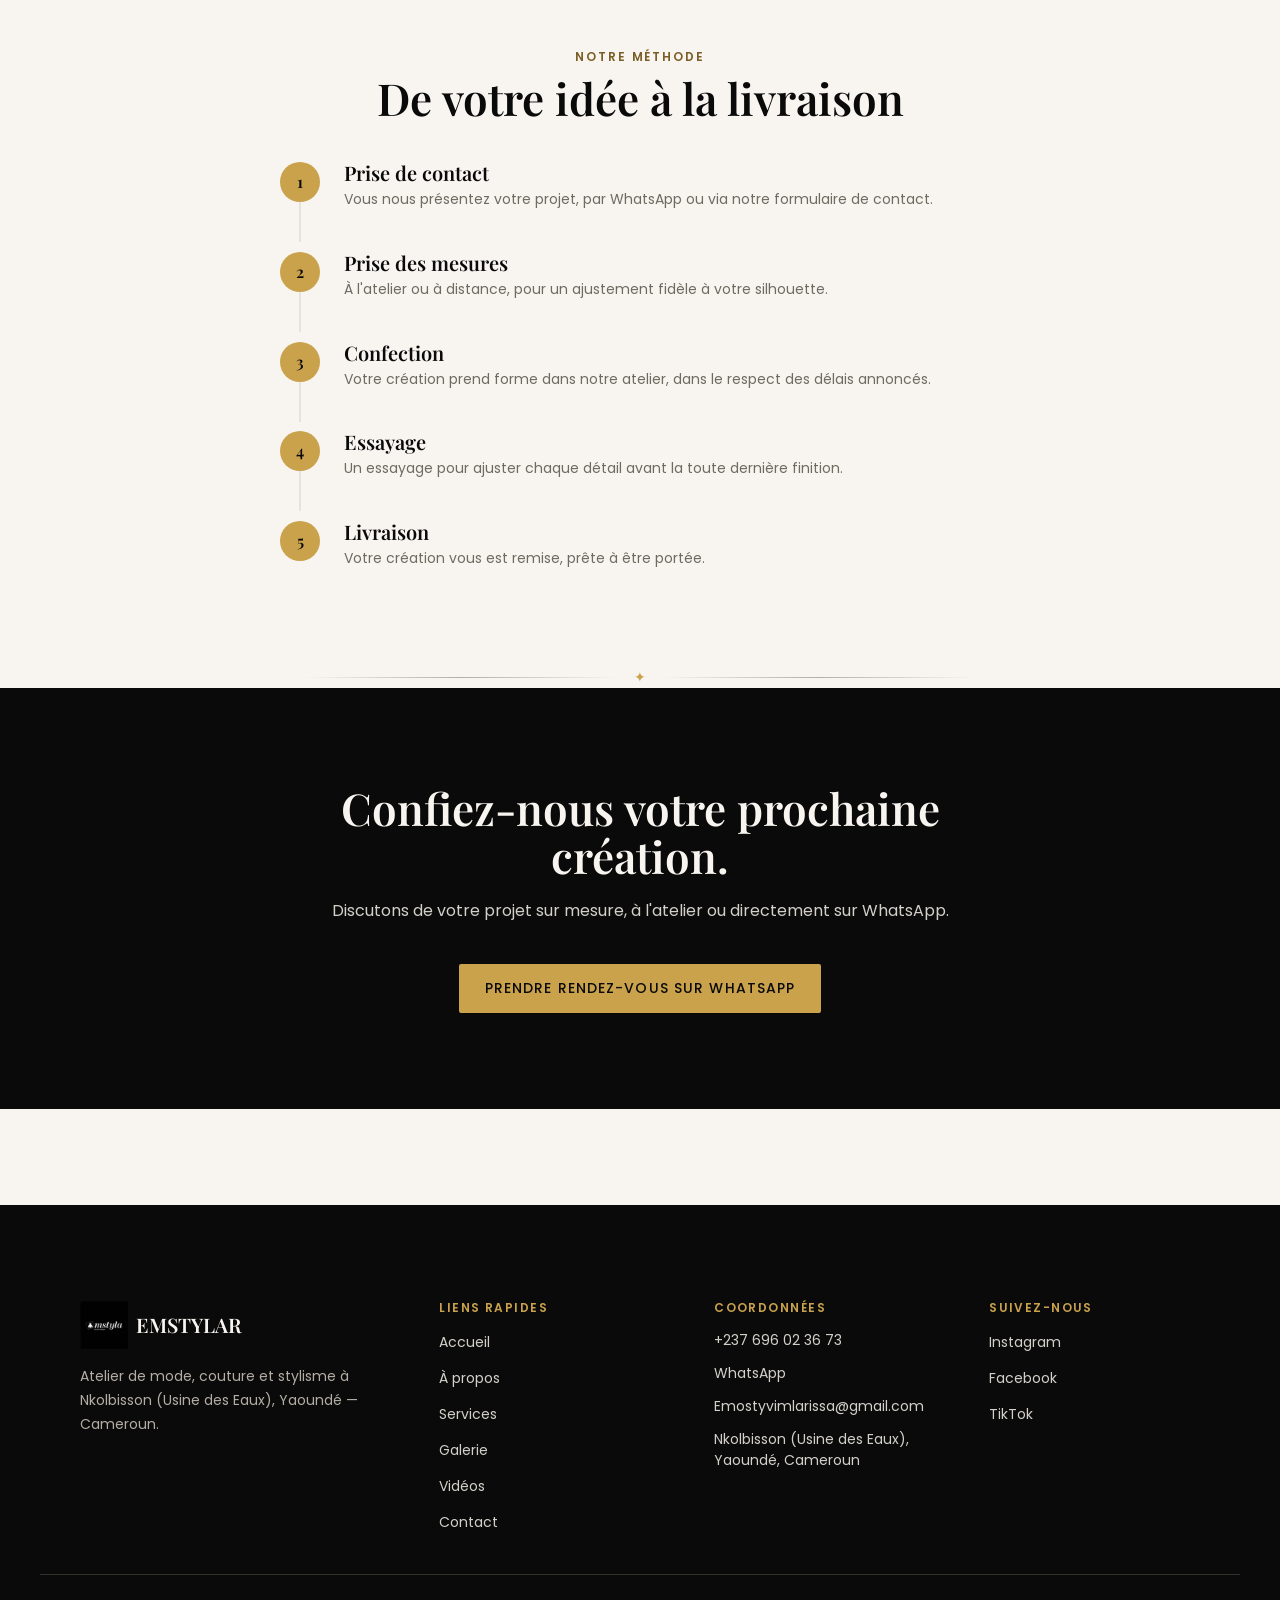
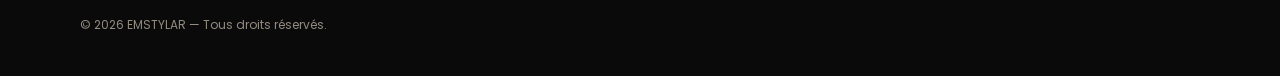
<file: about.html>
<!DOCTYPE html>
<html lang="fr">
<head>
  <meta charset="UTF-8" />
  <script>
    // Évite tout flash du loader lors des navigations internes : posé avant
    // le premier rendu, avant même le chargement des feuilles de style.
    if (sessionStorage.getItem("emstylar-loaded")) {
      document.documentElement.classList.add("no-loader");
    } else {
      sessionStorage.setItem("emstylar-loaded", "1");
    }
  </script>
  <meta name="viewport" content="width=device-width, initial-scale=1.0" />
  <title>À propos | EMSTYLAR — L'histoire de l'atelier de couture</title>
  <meta name="description" content="Découvrez l'histoire, les valeurs et le savoir-faire de l'atelier EMSTYLAR, fondé à Nkolbisson, Yaoundé, entre passion du sur-mesure et haute couture." />
  <meta name="keywords" content="EMSTYLAR, histoire atelier couture, savoir-faire couture Yaoundé, Nkolbisson, valeurs atelier de mode" />
  <meta name="author" content="EMSTYLAR" />
  <meta name="language" content="French" />
  <meta name="robots" content="index, follow" />
  <meta name="theme-color" content="#0a0a0a" />
  <link rel="canonical" href="https://emstylar.com/about.html" />
  <link rel="icon" type="image/jpeg" href="assets/optimized/img/logo-badge.jpg" />

  <!-- Open Graph -->
  <meta property="og:title" content="À propos | EMSTYLAR — L'histoire de l'atelier de couture" />
  <meta property="og:description" content="Découvrez l'histoire, les valeurs et le savoir-faire de l'atelier EMSTYLAR, fondé à Nkolbisson, Yaoundé, entre passion du sur-mesure et haute couture." />
  <meta property="og:type" content="website" />
  <meta property="og:image" content="https://emstylar.com/assets/optimized/img/og/og-image.jpg" />
  <meta property="og:image:width" content="1200" />
  <meta property="og:image:height" content="630" />
  <meta property="og:image:type" content="image/jpeg" />
  <meta property="og:image:alt" content="EMSTYLAR — L'œil du Design" />
  <meta property="og:url" content="https://emstylar.com/about.html" />
  <meta property="og:site_name" content="EMSTYLAR" />
  <meta property="og:locale" content="fr_FR" />

  <!-- Twitter Card -->
  <meta name="twitter:card" content="summary_large_image" />
  <meta name="twitter:title" content="À propos | EMSTYLAR — L'histoire de l'atelier de couture" />
  <meta name="twitter:description" content="Découvrez l'histoire, les valeurs et le savoir-faire de l'atelier EMSTYLAR, fondé à Nkolbisson, Yaoundé, entre passion du sur-mesure et haute couture." />
  <meta name="twitter:image" content="https://emstylar.com/assets/optimized/img/og/og-image.jpg" />
  <meta name="twitter:image:alt" content="EMSTYLAR — L'œil du Design" />

  <!-- Données structurées (JSON-LD) -->
  <script type="application/ld+json">
  {
    "@context": "https://schema.org",
    "@type": "LocalBusiness",
    "name": "EMSTYLAR",
    "slogan": "L'œil du Design",
    "description": "Atelier de mode, couture et stylisme à Nkolbisson (Usine des Eaux), Yaoundé — créations sur mesure, formations et stages de vacances.",
    "telephone": "+237696023673",
    "email": "Emostyvimlarissa@gmail.com",
    "address": {
      "@type": "PostalAddress",
      "streetAddress": "Nkolbisson (Usine des Eaux)",
      "addressLocality": "Yaoundé",
      "addressCountry": "CM"
    },
    "openingHoursSpecification": [
      {
        "@type": "OpeningHoursSpecification",
        "dayOfWeek": ["Monday", "Tuesday", "Wednesday", "Thursday", "Friday"],
        "opens": "08:00",
        "closes": "18:00"
      },
      {
        "@type": "OpeningHoursSpecification",
        "dayOfWeek": "Saturday",
        "opens": "09:00",
        "closes": "16:00"
      }
    ],
    "image": "https://emstylar.com/assets/optimized/img/og/og-image.jpg",
    "url": "https://emstylar.com"
  }
  </script>

  <link rel="preconnect" href="https://fonts.googleapis.com" />
  <link rel="preconnect" href="https://fonts.gstatic.com" crossorigin />
  <link href="https://fonts.googleapis.com/css2?family=Playfair+Display:wght@400;600;700&family=Poppins:wght@300;400;500;600&display=swap" rel="stylesheet" />

  <link rel="stylesheet" href="assets/css/variables.css" />
  <link rel="stylesheet" href="assets/css/reset.css" />
  <link rel="stylesheet" href="assets/css/base.css" />
  <link rel="stylesheet" href="assets/css/layout.css" />
  <link rel="stylesheet" href="assets/css/components.css" />
  <link rel="stylesheet" href="assets/css/navbar.css" />
  <link rel="stylesheet" href="assets/css/footer.css" />
  <link rel="stylesheet" href="assets/css/loader.css" />
  <link rel="stylesheet" href="assets/css/animations.css" />
  <link rel="stylesheet" href="assets/css/print.css" media="print" />
  <link rel="stylesheet" href="assets/css/pages/about.css" />
</head>
<body>
  <div class="loader" data-loader aria-hidden="true">
    <div class="loader__mark">
      <svg class="loader__ring" viewBox="0 0 96 96" focusable="false">
        <circle class="loader__ring-track" cx="48" cy="48" r="28" />
        <circle class="loader__ring-progress" cx="48" cy="48" r="28" />
      </svg>
      <span class="loader__monogram">EM</span>
    </div>
  </div>

  <a class="skip-link" href="#main-content">Aller au contenu principal</a>

  <header id="site-header" class="site-header">
    <div class="container site-header__inner">
      <a href="index.html" class="site-header__brand" aria-label="EMSTYLAR — Retour à l'accueil">
        <picture>
          <source srcset="assets/optimized/img/logo-badge.webp" type="image/webp" />
          <img
            class="site-header__logo-badge"
            src="assets/optimized/img/logo-badge.jpg"
            alt="Logo EMSTYLAR" data-config-attr="alt:company.logoAlt"
            width="120"
            height="120"
          />
        </picture>
        <span class="site-header__brand-name" data-config-text="company.name">EMSTYLAR</span>
      </a>

      <nav id="primary-menu-panel" class="site-nav" aria-label="Navigation principale">
        <ul class="site-nav__list">
          <li><a href="index.html" class="site-nav__link">Accueil</a></li>
          <li><a href="about.html" class="site-nav__link">À propos</a></li>
          <li><a href="services.html" class="site-nav__link">Services</a></li>
          <li><a href="gallery.html" class="site-nav__link">Galerie</a></li>
          <li><a href="videos.html" class="site-nav__link">Vidéos</a></li>
          <li><a href="contact.html" class="site-nav__link">Contact</a></li>
        </ul>
      </nav>

      <div class="site-header__actions">
        <a
          class="btn btn--primary site-header__whatsapp"
          href="https://wa.me/237696023673" data-config-attr="href:contact.whatsappBaseUrl"
          target="_blank"
          rel="noopener noreferrer"
        >
          WhatsApp
        </a>

        <button
          type="button"
          id="menu-toggle"
          class="menu-toggle"
          aria-expanded="false"
          aria-controls="primary-menu-panel"
          aria-label="Ouvrir le menu de navigation"
        >
          <span class="menu-toggle__bar" aria-hidden="true"></span>
          <span class="menu-toggle__bar" aria-hidden="true"></span>
          <span class="menu-toggle__bar" aria-hidden="true"></span>
        </button>
      </div>
    </div>
  </header>

  <div id="nav-backdrop" class="nav-backdrop"></div>

  <main id="main-content">
    <!-- ================= HERO À PROPOS ================= -->
    <section class="page-hero" aria-label="Présentation de la page À propos">
      <div class="page-hero__media">
        <picture>
          <source srcset="assets/optimized/img/21-27-08-7-lg.webp" type="image/webp" />
          <img
            class="page-hero__image"
            src="assets/optimized/img/21-27-08-7-lg.jpg"
            alt="Détail d'une création EMSTYLAR en dentelle, réalisée dans l'atelier de Nkolbisson"
            width="720"
            height="1280"
            fetchpriority="high"
          />
        </picture>
        <div class="page-hero__overlay" aria-hidden="true"></div>
      </div>

      <div class="container page-hero__content">
        <nav class="breadcrumbs" aria-label="Fil d'Ariane">
          <span class="breadcrumbs__item"><a href="index.html">Accueil</a></span>
          <span class="breadcrumbs__item" aria-current="page">À propos</span>
        </nav>
        <h1 class="page-hero__title">L'histoire derrière chaque création</h1>
        <p class="page-hero__subtitle">
          Depuis Nkolbisson, l'atelier EMSTYLAR façonne des pièces uniques, guidées par la passion du
          beau et l'exigence du travail bien fait.
        </p>
      </div>
    </section>

    <div class="divider" role="presentation">
      <span class="divider__icon" aria-hidden="true">✦</span>
    </div>

    <!-- ================= NOTRE HISTOIRE ================= -->
    <section class="section" aria-labelledby="histoire-title">
      <div class="container split">
        <div class="split__text" data-reveal>
          <span class="eyebrow">Notre histoire</span>
          <h2 class="section-title" id="histoire-title">Une passion devenue atelier</h2>
          <p>
            Tout commence par une passion pour le tissu, la coupe et le détail. Formée aux exigences de
            la haute couture, la créatrice fonde EMSTYLAR à Nkolbisson avec une conviction simple :
            chaque silhouette mérite un vêtement pensé pour elle, et pour elle seule.
          </p>
          <p>
            Ce qui n'était au départ qu'un atelier modeste est devenu, au fil des collections, un lieu où
            se rencontrent savoir-faire traditionnel et exigence contemporaine. Ici, chaque pièce raconte
            une histoire — la vôtre.
          </p>
        </div>
        <div class="split__media" data-reveal>
          <picture>
            <source srcset="assets/optimized/img/21-27-09-3-lg.webp" type="image/webp" />
            <img
              src="assets/optimized/img/21-27-09-3-lg.jpg"
              alt="La créatrice EMSTYLAR en plein travail de finition sur une robe brodée"
              width="720"
              height="1280"
              loading="lazy"
            />
          </picture>
        </div>
      </div>
    </section>

    <div class="divider" role="presentation">
      <span class="divider__icon" aria-hidden="true">✦</span>
    </div>

    <!-- ================= NOTRE VISION ================= -->
    <section class="section section--alt" aria-labelledby="vision-title">
      <div class="container">
        <header class="section__header" data-reveal>
          <span class="eyebrow">Notre vision</span>
          <h2 class="section-title" id="vision-title">Ce qui guide chaque création</h2>
        </header>

        <div class="grid grid--2 grid--4">
          <article class="card icon-card icon-card--compact" data-reveal>
            <span class="icon-card__icon" aria-hidden="true">
              <svg viewBox="0 0 24 24" fill="none" stroke="currentColor" stroke-width="1.5" stroke-linecap="round" stroke-linejoin="round">
                <path d="M9 18h6" />
                <path d="M10 21h4" />
                <path d="M12 3a6 6 0 0 0-3.5 10.9c.5.4.8 1 .8 1.6V16h5.4v-.5c0-.6.3-1.2.8-1.6A6 6 0 0 0 12 3z" />
              </svg>
            </span>
            <h3 class="card__title">Créativité</h3>
          </article>

          <article class="card icon-card icon-card--compact" data-reveal>
            <span class="icon-card__icon" aria-hidden="true">
              <svg viewBox="0 0 24 24" fill="none" stroke="currentColor" stroke-width="1.5" stroke-linecap="round" stroke-linejoin="round">
                <path d="M12 2L14 10 22 12 14 14 12 22 10 14 2 12 10 10Z" />
              </svg>
            </span>
            <h3 class="card__title">Élégance</h3>
          </article>

          <article class="card icon-card icon-card--compact" data-reveal>
            <span class="icon-card__icon" aria-hidden="true">
              <svg viewBox="0 0 24 24" fill="none" stroke="currentColor" stroke-width="1.5" stroke-linecap="round" stroke-linejoin="round">
                <path d="M6 3h12l4 6-10 12L2 9z" />
                <path d="M2 9h20" />
                <path d="M9 3l3 6 3-6" />
                <path d="M12 9v12" />
              </svg>
            </span>
            <h3 class="card__title">Qualité</h3>
          </article>

          <article class="card icon-card icon-card--compact" data-reveal>
            <span class="icon-card__icon" aria-hidden="true">
              <svg viewBox="0 0 24 24" fill="none" stroke="currentColor" stroke-width="1.5" stroke-linecap="round" stroke-linejoin="round">
                <circle cx="6" cy="6" r="2.5" />
                <circle cx="6" cy="18" r="2.5" />
                <line x1="8.5" y1="7.5" x2="20" y2="19" />
                <line x1="8.5" y1="16.5" x2="20" y2="5" />
              </svg>
            </span>
            <h3 class="card__title">Savoir-faire</h3>
          </article>
        </div>
      </div>
    </section>

    <div class="divider" role="presentation">
      <span class="divider__icon" aria-hidden="true">✦</span>
    </div>

    <!-- ================= NOS VALEURS ================= -->
    <section class="section" aria-labelledby="valeurs-title">
      <div class="container">
        <header class="section__header" data-reveal>
          <span class="eyebrow">Nos valeurs</span>
          <h2 class="section-title" id="valeurs-title">Ce en quoi nous croyons</h2>
        </header>

        <div class="grid grid--2 grid--4">
          <article class="card icon-card" data-reveal>
            <span class="icon-card__icon" aria-hidden="true">
              <svg viewBox="0 0 24 24" fill="none" stroke="currentColor" stroke-width="1.5" stroke-linecap="round" stroke-linejoin="round">
                <path d="M12 20s-7-4.35-9.5-8.5C1 8.5 2.5 5 6 5c2 0 3.5 1.2 4 2.5C10.5 6.2 12 5 14 5c3.5 0 5 3.5 3.5 6.5C19 15.65 12 20 12 20z" />
              </svg>
            </span>
            <h3 class="card__title">Passion</h3>
            <p class="card__body">
              La couture est avant tout une histoire d'amour du geste bien fait, transmise à chaque
              création.
            </p>
          </article>

          <article class="card icon-card" data-reveal>
            <span class="icon-card__icon" aria-hidden="true">
              <svg viewBox="0 0 24 24" fill="none" stroke="currentColor" stroke-width="1.5" stroke-linecap="round" stroke-linejoin="round">
                <circle cx="12" cy="12" r="9" />
                <path d="M8 12.5l2.5 2.5L16 9.5" />
              </svg>
            </span>
            <h3 class="card__title">Excellence</h3>
            <p class="card__body">
              Aucun détail n'est laissé au hasard, de la première esquisse à la toute dernière retouche.
            </p>
          </article>

          <article class="card icon-card" data-reveal>
            <span class="icon-card__icon" aria-hidden="true">
              <svg viewBox="0 0 24 24" fill="none" stroke="currentColor" stroke-width="1.5" stroke-linecap="round" stroke-linejoin="round">
                <path d="M9 18h6" />
                <path d="M10 21h4" />
                <path d="M12 3a6 6 0 0 0-3.5 10.9c.5.4.8 1 .8 1.6V16h5.4v-.5c0-.6.3-1.2.8-1.6A6 6 0 0 0 12 3z" />
              </svg>
            </span>
            <h3 class="card__title">Créativité</h3>
            <p class="card__body">
              Chaque commande est une occasion de proposer une pièce qui n'existe nulle part ailleurs.
            </p>
          </article>

          <article class="card icon-card" data-reveal>
            <span class="icon-card__icon" aria-hidden="true">
              <svg viewBox="0 0 24 24" fill="none" stroke="currentColor" stroke-width="1.5" stroke-linecap="round" stroke-linejoin="round">
                <polygon points="12 2.5 15 9.5 22 10.5 17 15.5 18.5 22 12 18.5 5.5 22 7 15.5 2 10.5 9 9.5" />
              </svg>
            </span>
            <h3 class="card__title">Satisfaction client</h3>
            <p class="card__body">
              Votre sourire au moment de la livraison est, chaque fois, notre plus belle récompense.
            </p>
          </article>
        </div>
      </div>
    </section>

    <div class="divider" role="presentation">
      <span class="divider__icon" aria-hidden="true">✦</span>
    </div>

    <!-- ================= NOTRE ATELIER ================= -->
    <section class="section section--alt" aria-labelledby="atelier-title">
      <div class="container">
        <header class="section__header" data-reveal>
          <span class="eyebrow">Notre atelier</span>
          <h2 class="section-title" id="atelier-title">Nkolbisson, Usine des Eaux — Yaoundé</h2>
          <p class="section-subtitle">
            L'atelier EMSTYLAR vous accueille à Nkolbisson, sur l'axe de l'Usine des Eaux, à Yaoundé.
          </p>
        </header>

        <div class="card atelier-card" data-reveal>
          <ul class="atelier-card__list">
            <li class="atelier-card__item">
              <span class="atelier-card__icon" aria-hidden="true">
                <svg viewBox="0 0 24 24" fill="none" stroke="currentColor" stroke-width="1.5" stroke-linecap="round" stroke-linejoin="round">
                  <path d="M12 21s7-6.5 7-12a7 7 0 1 0-14 0c0 5.5 7 12 7 12z" />
                  <circle cx="12" cy="9" r="2.5" />
                </svg>
              </span>
              <div>
                <p class="atelier-card__label">Adresse</p>
                <p class="atelier-card__value" data-config-text="maps.address">Nkolbisson (Usine des Eaux), Yaoundé, Cameroun</p>
              </div>
            </li>

            <li class="atelier-card__item">
              <span class="atelier-card__icon" aria-hidden="true">
                <svg viewBox="0 0 24 24" fill="none" stroke="currentColor" stroke-width="1.5" stroke-linecap="round" stroke-linejoin="round">
                  <circle cx="12" cy="12" r="9" />
                  <polyline points="12 7 12 12 16 14" />
                </svg>
              </span>
              <div>
                <p class="atelier-card__label">Horaires</p>
                <p class="atelier-card__value" data-config-text="contact.hoursLines.0">Lundi – Vendredi : 8h00 – 18h00</p>
                <p class="atelier-card__value" data-config-text="contact.hoursLines.1">Samedi : 9h00 – 16h00</p>
                <p class="atelier-card__value" data-config-text="contact.hoursLines.2">Dimanche : Fermé</p>
              </div>
            </li>

            <li class="atelier-card__item">
              <span class="atelier-card__icon" aria-hidden="true">
                <svg viewBox="0 0 24 24" fill="none" stroke="currentColor" stroke-width="1.5" stroke-linecap="round" stroke-linejoin="round">
                  <path d="M5 4h4l2 5-2.5 1.5a11 11 0 0 0 5 5L15 13l5 2v4a2 2 0 0 1-2 2C9.5 21 3 14.5 3 6a2 2 0 0 1 2-2z" />
                </svg>
              </span>
              <div>
                <p class="atelier-card__label">Téléphone</p>
                <p class="atelier-card__value"><a href="tel:+237696023673" data-config-attr="href:contact.phoneHref" data-config-text="contact.phone">+237 696 02 36 73</a></p>
              </div>
            </li>

            <li class="atelier-card__item">
              <span class="atelier-card__icon" aria-hidden="true">
                <svg viewBox="0 0 24 24" fill="none" stroke="currentColor" stroke-width="1.5" stroke-linecap="round" stroke-linejoin="round">
                  <path d="M4 5h16v11H8l-4 4V5z" />
                </svg>
              </span>
              <div>
                <p class="atelier-card__label">WhatsApp</p>
                <p class="atelier-card__value">
                  <a href="https://wa.me/237696023673" data-config-attr="href:contact.whatsappBaseUrl" target="_blank" rel="noopener noreferrer" data-config-text="contact.phone">
                    +237 696 02 36 73
                  </a>
                </p>
              </div>
            </li>
          </ul>
        </div>
      </div>
    </section>

    <div class="divider" role="presentation">
      <span class="divider__icon" aria-hidden="true">✦</span>
    </div>

    <!-- ================= NOTRE MÉTHODE DE TRAVAIL ================= -->
    <section class="section" aria-labelledby="methode-title">
      <div class="container">
        <header class="section__header" data-reveal>
          <span class="eyebrow">Notre méthode</span>
          <h2 class="section-title" id="methode-title">De votre idée à la livraison</h2>
        </header>

        <ol class="timeline">
          <li class="timeline__step" data-reveal>
            <span class="timeline__marker" aria-hidden="true">1</span>
            <div>
              <h3 class="timeline__title">Prise de contact</h3>
              <p class="timeline__text">
                Vous nous présentez votre projet, par WhatsApp ou via notre formulaire de contact.
              </p>
            </div>
          </li>

          <li class="timeline__step" data-reveal>
            <span class="timeline__marker" aria-hidden="true">2</span>
            <div>
              <h3 class="timeline__title">Prise des mesures</h3>
              <p class="timeline__text">
                À l'atelier ou à distance, pour un ajustement fidèle à votre silhouette.
              </p>
            </div>
          </li>

          <li class="timeline__step" data-reveal>
            <span class="timeline__marker" aria-hidden="true">3</span>
            <div>
              <h3 class="timeline__title">Confection</h3>
              <p class="timeline__text">
                Votre création prend forme dans notre atelier, dans le respect des délais annoncés.
              </p>
            </div>
          </li>

          <li class="timeline__step" data-reveal>
            <span class="timeline__marker" aria-hidden="true">4</span>
            <div>
              <h3 class="timeline__title">Essayage</h3>
              <p class="timeline__text">
                Un essayage pour ajuster chaque détail avant la toute dernière finition.
              </p>
            </div>
          </li>

          <li class="timeline__step" data-reveal>
            <span class="timeline__marker" aria-hidden="true">5</span>
            <div>
              <h3 class="timeline__title">Livraison</h3>
              <p class="timeline__text">Votre création vous est remise, prête à être portée.</p>
            </div>
          </li>
        </ol>
      </div>
    </section>

    <div class="divider" role="presentation">
      <span class="divider__icon" aria-hidden="true">✦</span>
    </div>

    <!-- ================= CTA ================= -->
    <section class="section section--dark cta-section">
      <div class="container cta-section__inner">
        <h2 class="cta-section__title">Confiez-nous votre prochaine création.</h2>
        <p class="cta-section__text">
          Discutons de votre projet sur mesure, à l'atelier ou directement sur WhatsApp.
        </p>
        <a
          href="https://wa.me/237696023673" data-config-attr="href:contact.whatsappBaseUrl"
          target="_blank"
          rel="noopener noreferrer"
          class="btn btn--primary"
        >
          Prendre rendez-vous sur WhatsApp
        </a>
      </div>
    </section>
  </main>

  <footer id="site-footer" class="site-footer">
    <div class="container site-footer__grid">
      <div class="site-footer__brand">
        <div class="site-footer__brand-row">
          <picture>
            <source srcset="assets/optimized/img/logo-badge.webp" type="image/webp" />
            <img
              class="site-footer__logo-badge"
              src="assets/optimized/img/logo-badge.jpg"
              alt="Logo EMSTYLAR" data-config-attr="alt:company.logoAlt"
              width="120"
              height="120"
              loading="lazy"
            />
          </picture>
          <span class="site-footer__brand-name" data-config-text="company.name">EMSTYLAR</span>
        </div>
        <p class="site-footer__tagline" data-config-text="company.tagline">
          Atelier de mode, couture et stylisme à Nkolbisson (Usine des Eaux), Yaoundé — Cameroun.
        </p>
      </div>

      <nav class="site-footer__col" aria-label="Liens rapides">
        <h2 class="site-footer__heading">Liens rapides</h2>
        <ul>
          <li><a href="index.html">Accueil</a></li>
          <li><a href="about.html">À propos</a></li>
          <li><a href="services.html">Services</a></li>
          <li><a href="gallery.html">Galerie</a></li>
          <li><a href="videos.html">Vidéos</a></li>
          <li><a href="contact.html">Contact</a></li>
        </ul>
      </nav>

      <div class="site-footer__col">
        <h2 class="site-footer__heading">Coordonnées</h2>
        <ul class="site-footer__contact">
          <li><a href="tel:+237696023673" data-config-attr="href:contact.phoneHref" data-config-text="contact.phone">+237 696 02 36 73</a></li>
          <li><a href="https://wa.me/237696023673" data-config-attr="href:contact.whatsappBaseUrl" target="_blank" rel="noopener noreferrer">WhatsApp</a></li>
          <li><a href="mailto:Emostyvimlarissa@gmail.com" data-config-attr="href:contact.emailHref" data-config-text="contact.email">Emostyvimlarissa@gmail.com</a></li>
          <li data-config-text="maps.address">Nkolbisson (Usine des Eaux), Yaoundé, Cameroun</li>
        </ul>
      </div>

      <div class="site-footer__col">
        <h2 class="site-footer__heading">Suivez-nous</h2>
        <ul class="site-footer__social">
          <li><a href="#" aria-label="EMSTYLAR sur Instagram (lien à venir)">Instagram</a></li>
          <li><a href="#" aria-label="EMSTYLAR sur Facebook (lien à venir)">Facebook</a></li>
          <li><a href="#" aria-label="EMSTYLAR sur TikTok (lien à venir)">TikTok</a></li>
        </ul>
      </div>
    </div>

    <div class="site-footer__bottom container">
      <p>&copy; <span id="current-year" data-config-text="site.year"></span> <span data-config-text="company.name">EMSTYLAR</span> — Tous droits réservés.</p>
    </div>
  </footer>

  <button type="button" id="back-to-top" class="back-to-top" aria-label="Retour en haut de page">↑</button>

  <script type="module" src="assets/js/main.js"></script>
</body>
</html>
</file>
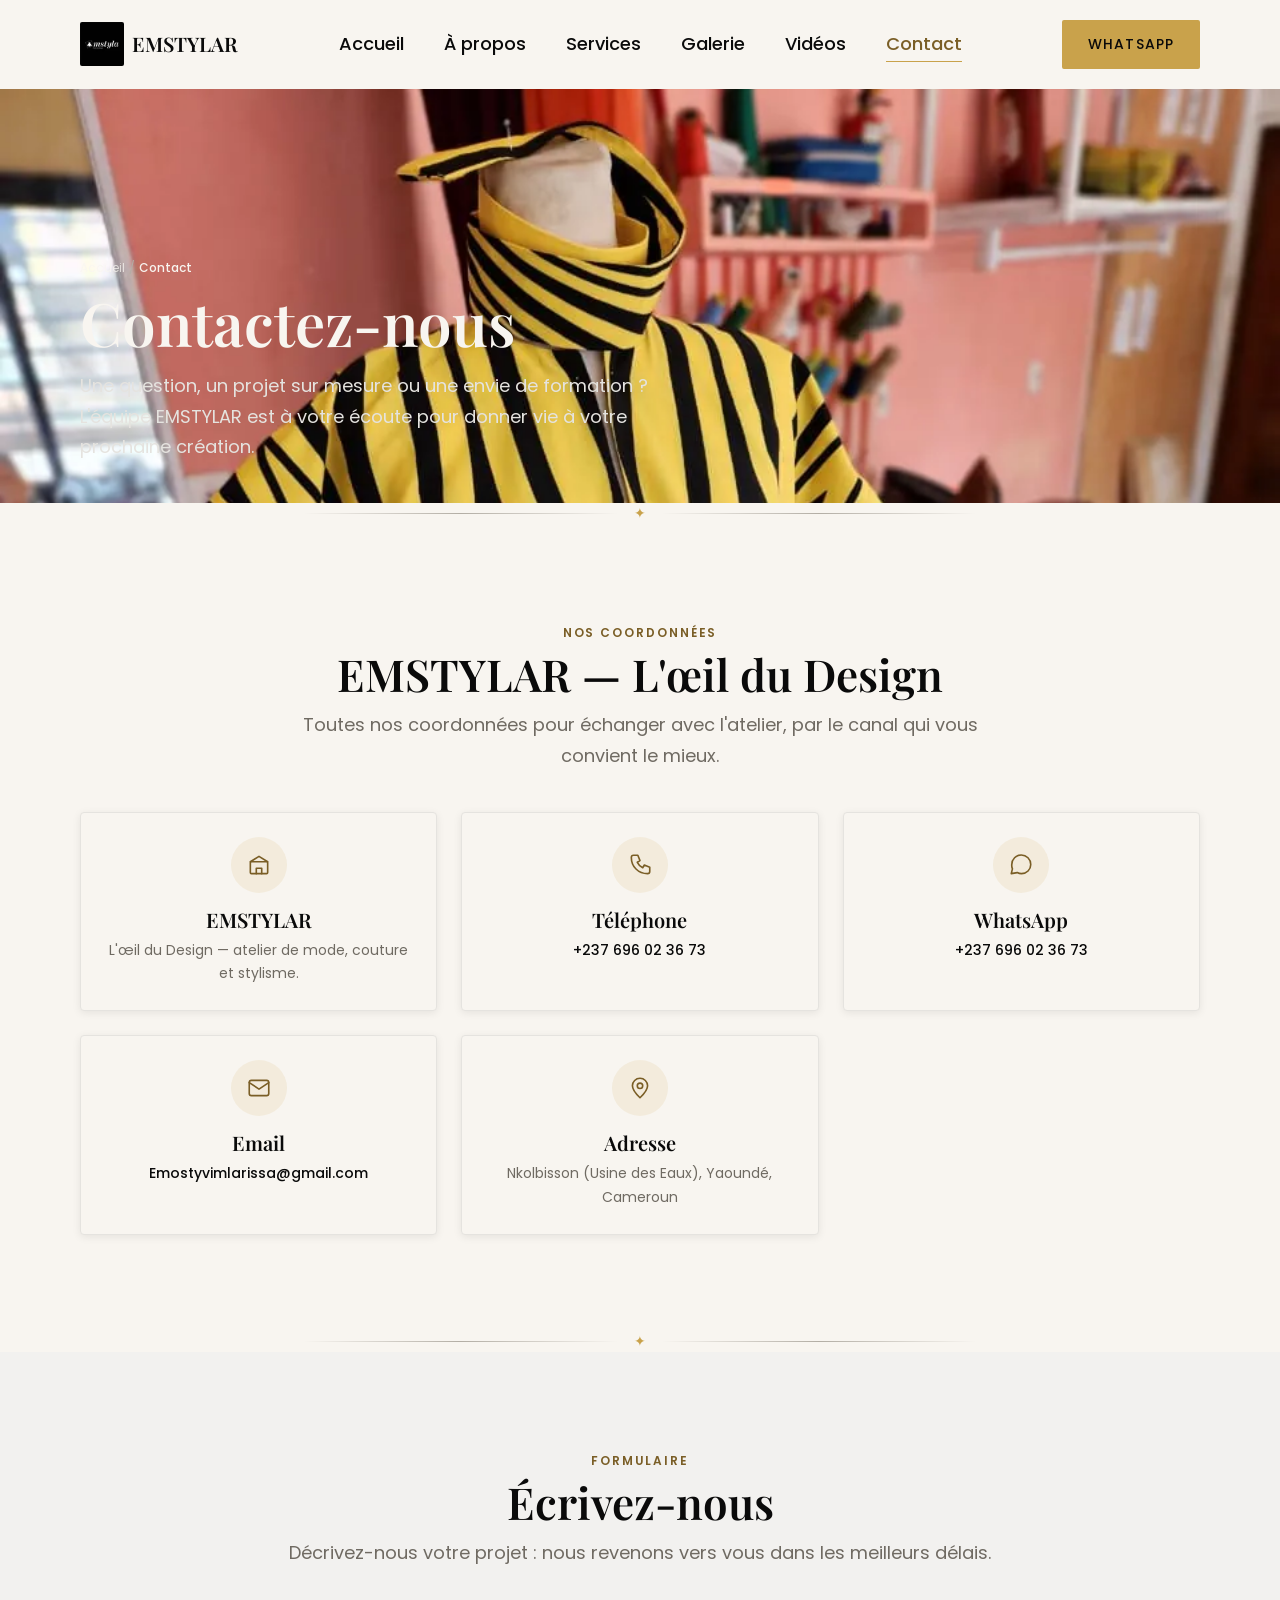
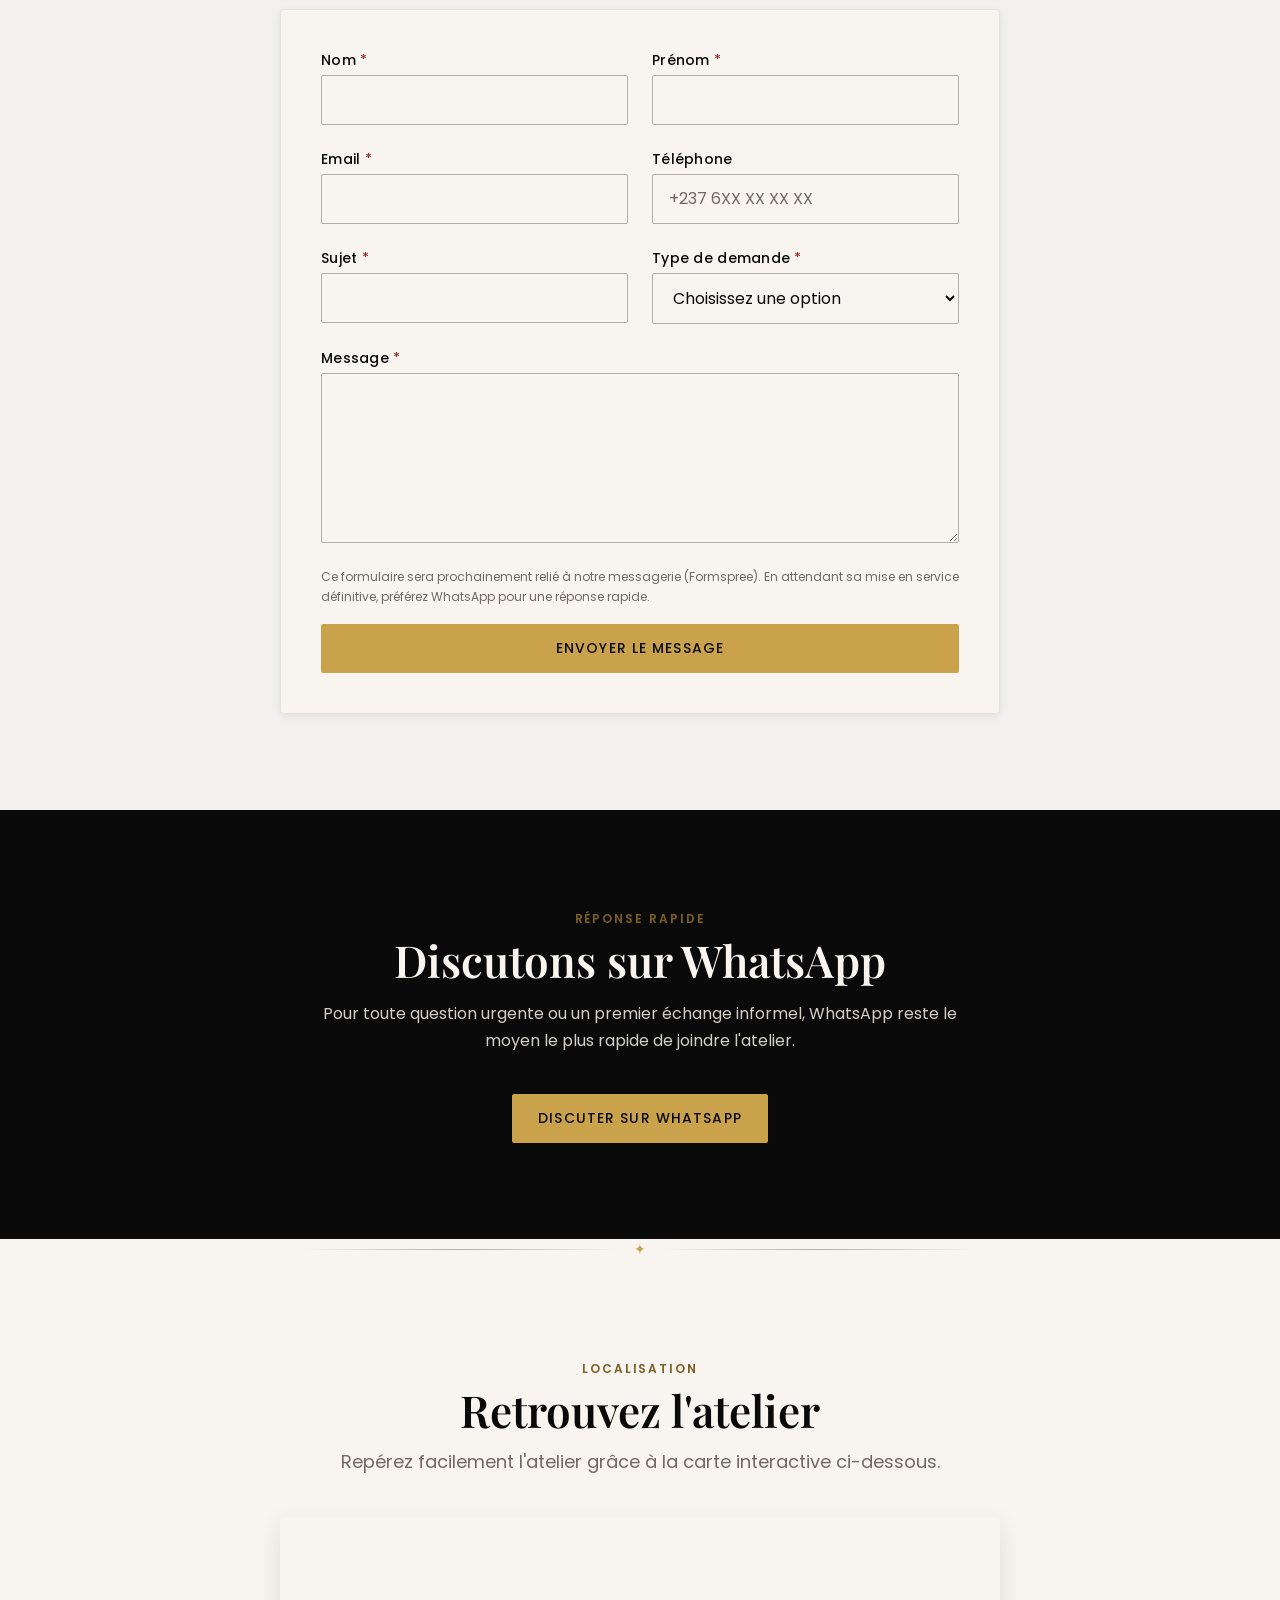
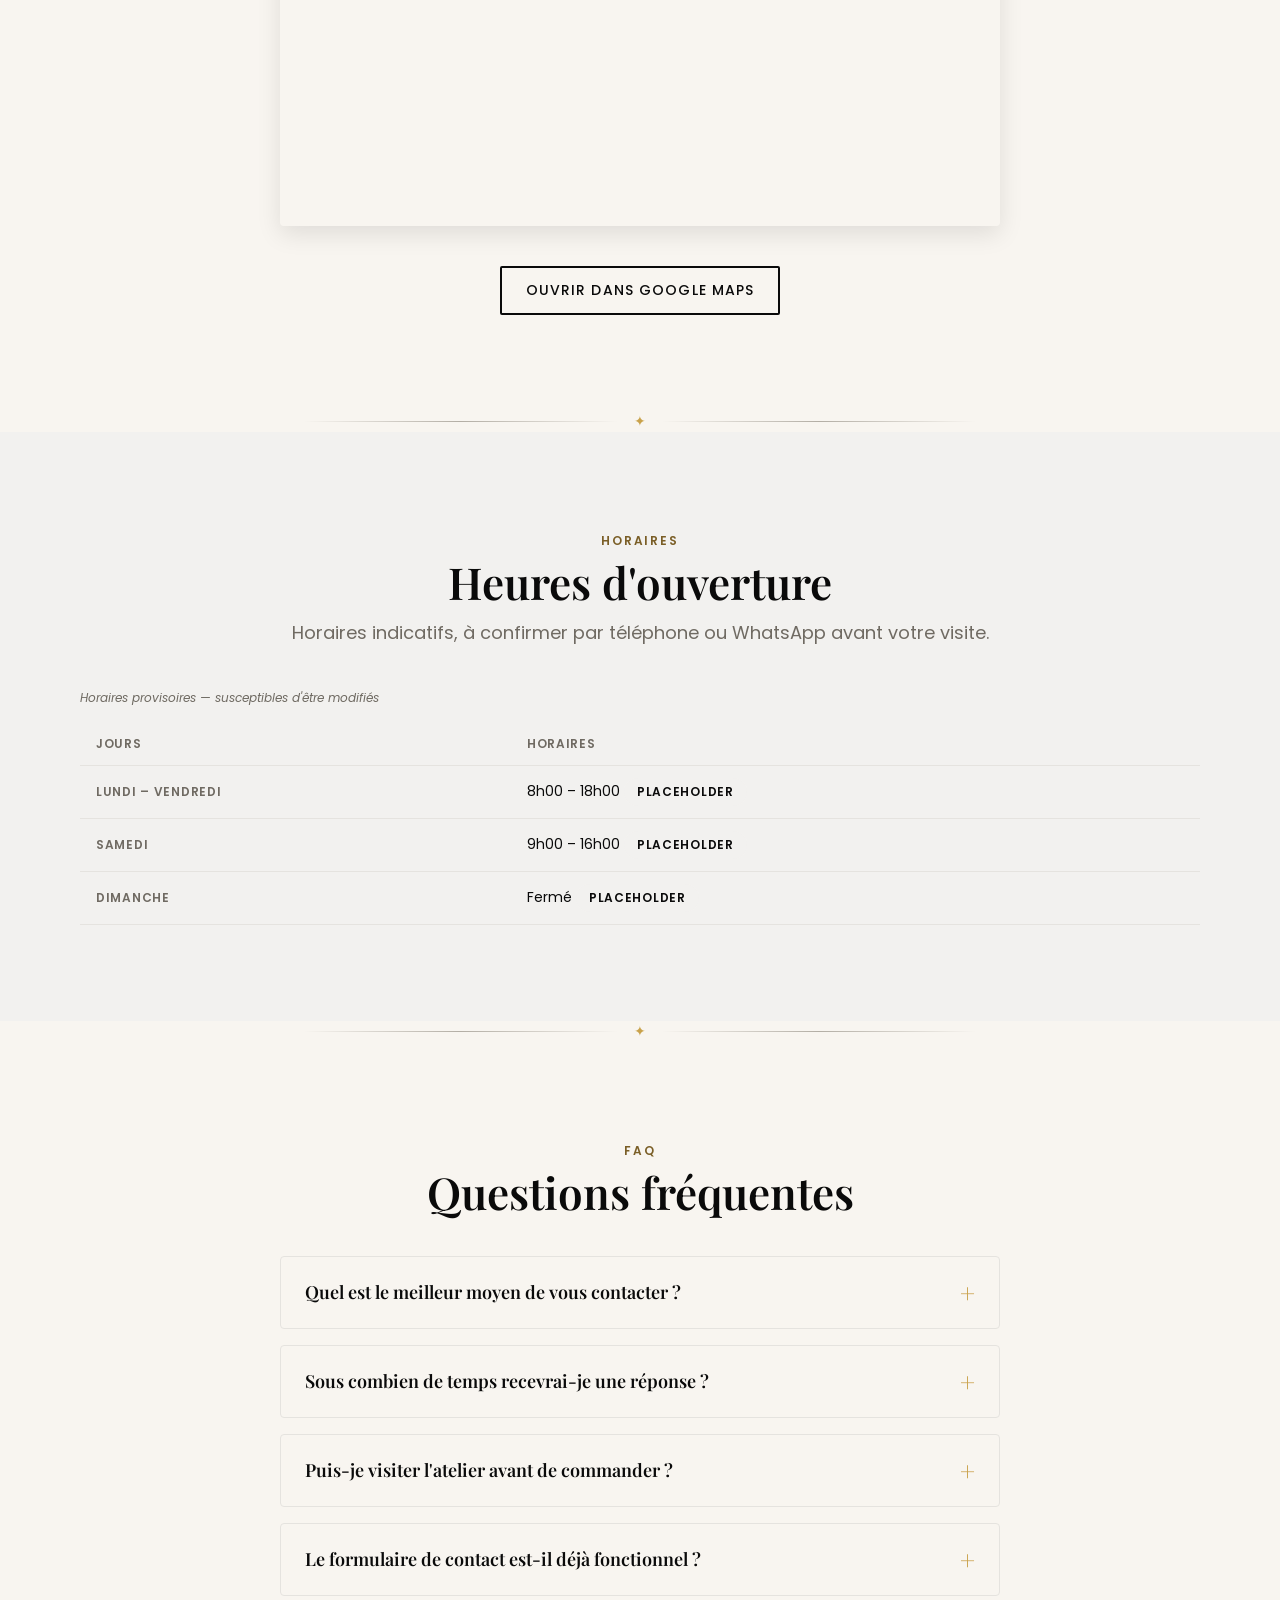
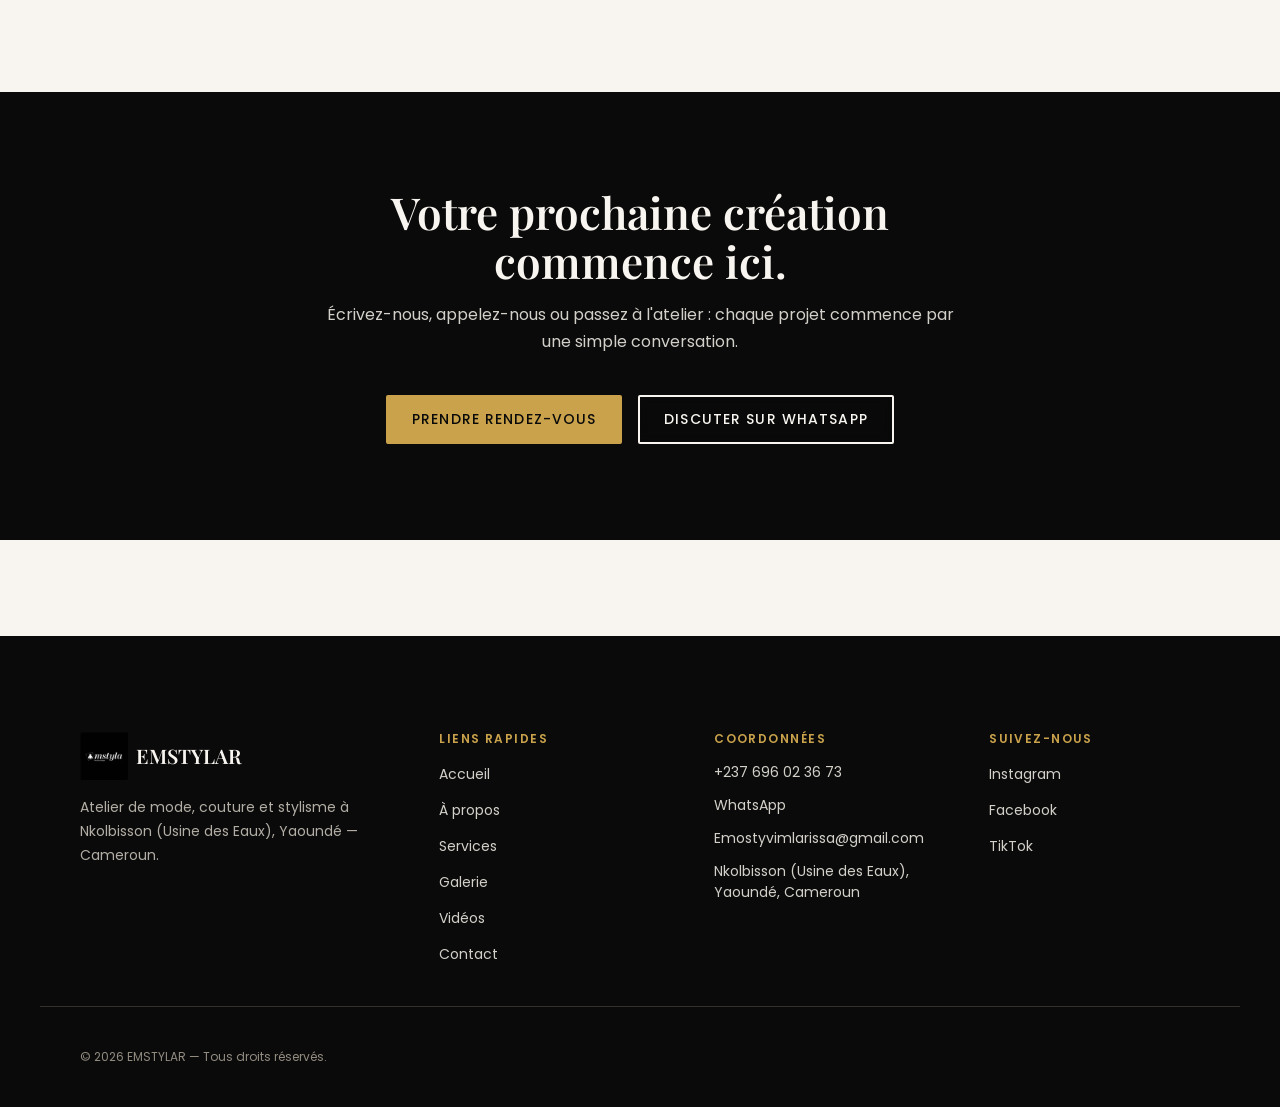
<file: contact.html>
<!DOCTYPE html>
<html lang="fr">
<head>
  <meta charset="UTF-8" />
  <script>
    // Évite tout flash du loader lors des navigations internes : posé avant
    // le premier rendu, avant même le chargement des feuilles de style.
    if (sessionStorage.getItem("emstylar-loaded")) {
      document.documentElement.classList.add("no-loader");
    } else {
      sessionStorage.setItem("emstylar-loaded", "1");
    }
  </script>
  <meta name="viewport" content="width=device-width, initial-scale=1.0" />
  <title>Contact | EMSTYLAR — Atelier à Nkolbisson, Yaoundé</title>
  <meta name="description" content="Contactez l'atelier EMSTYLAR à Nkolbisson (Usine des Eaux), Yaoundé : téléphone, WhatsApp, formulaire de contact et horaires d'ouverture." />
  <meta name="keywords" content="contact EMSTYLAR, atelier couture Yaoundé, WhatsApp couturier Cameroun, adresse Nkolbisson" />
  <meta name="author" content="EMSTYLAR" />
  <meta name="language" content="French" />
  <meta name="robots" content="index, follow" />
  <meta name="theme-color" content="#0a0a0a" />
  <link rel="canonical" href="https://emstylar.com/contact.html" />
  <link rel="icon" type="image/jpeg" href="assets/optimized/img/logo-badge.jpg" />

  <!-- Open Graph -->
  <meta property="og:title" content="Contact | EMSTYLAR — Atelier à Nkolbisson, Yaoundé" />
  <meta property="og:description" content="Contactez l'atelier EMSTYLAR à Nkolbisson (Usine des Eaux), Yaoundé : téléphone, WhatsApp, formulaire de contact et horaires d'ouverture." />
  <meta property="og:type" content="website" />
  <meta property="og:image" content="https://emstylar.com/assets/optimized/img/og/og-image.jpg" />
  <meta property="og:image:width" content="1200" />
  <meta property="og:image:height" content="630" />
  <meta property="og:image:type" content="image/jpeg" />
  <meta property="og:image:alt" content="EMSTYLAR — L'œil du Design" />
  <meta property="og:url" content="https://emstylar.com/contact.html" />
  <meta property="og:site_name" content="EMSTYLAR" />
  <meta property="og:locale" content="fr_FR" />

  <!-- Twitter Card -->
  <meta name="twitter:card" content="summary_large_image" />
  <meta name="twitter:title" content="Contact | EMSTYLAR — Atelier à Nkolbisson, Yaoundé" />
  <meta name="twitter:description" content="Contactez l'atelier EMSTYLAR à Nkolbisson (Usine des Eaux), Yaoundé : téléphone, WhatsApp, formulaire de contact et horaires d'ouverture." />
  <meta name="twitter:image" content="https://emstylar.com/assets/optimized/img/og/og-image.jpg" />
  <meta name="twitter:image:alt" content="EMSTYLAR — L'œil du Design" />

  <!-- Données structurées (JSON-LD) -->
  <script type="application/ld+json">
  {
    "@context": "https://schema.org",
    "@type": "LocalBusiness",
    "name": "EMSTYLAR",
    "slogan": "L'œil du Design",
    "description": "Atelier de mode, couture et stylisme à Nkolbisson (Usine des Eaux), Yaoundé — créations sur mesure, formations et stages de vacances.",
    "telephone": "+237696023673",
    "email": "Emostyvimlarissa@gmail.com",
    "address": {
      "@type": "PostalAddress",
      "streetAddress": "Nkolbisson (Usine des Eaux)",
      "addressLocality": "Yaoundé",
      "addressCountry": "CM"
    },
    "openingHoursSpecification": [
      {
        "@type": "OpeningHoursSpecification",
        "dayOfWeek": ["Monday", "Tuesday", "Wednesday", "Thursday", "Friday"],
        "opens": "08:00",
        "closes": "18:00"
      },
      {
        "@type": "OpeningHoursSpecification",
        "dayOfWeek": "Saturday",
        "opens": "09:00",
        "closes": "16:00"
      }
    ],
    "image": "https://emstylar.com/assets/optimized/img/og/og-image.jpg",
    "url": "https://emstylar.com"
  }
  </script>

  <link rel="preconnect" href="https://fonts.googleapis.com" />
  <link rel="preconnect" href="https://fonts.gstatic.com" crossorigin />
  <link href="https://fonts.googleapis.com/css2?family=Playfair+Display:wght@400;600;700&family=Poppins:wght@300;400;500;600&display=swap" rel="stylesheet" />

  <link rel="stylesheet" href="assets/css/variables.css" />
  <link rel="stylesheet" href="assets/css/reset.css" />
  <link rel="stylesheet" href="assets/css/base.css" />
  <link rel="stylesheet" href="assets/css/layout.css" />
  <link rel="stylesheet" href="assets/css/components.css" />
  <link rel="stylesheet" href="assets/css/navbar.css" />
  <link rel="stylesheet" href="assets/css/footer.css" />
  <link rel="stylesheet" href="assets/css/loader.css" />
  <link rel="stylesheet" href="assets/css/animations.css" />
  <link rel="stylesheet" href="assets/css/print.css" media="print" />
  <link rel="stylesheet" href="assets/css/pages/contact.css" />
</head>
<body>
  <div class="loader" data-loader aria-hidden="true">
    <div class="loader__mark">
      <svg class="loader__ring" viewBox="0 0 96 96" focusable="false">
        <circle class="loader__ring-track" cx="48" cy="48" r="28" />
        <circle class="loader__ring-progress" cx="48" cy="48" r="28" />
      </svg>
      <span class="loader__monogram">EM</span>
    </div>
  </div>

  <a class="skip-link" href="#main-content">Aller au contenu principal</a>

  <header id="site-header" class="site-header">
    <div class="container site-header__inner">
      <a href="index.html" class="site-header__brand" aria-label="EMSTYLAR — Retour à l'accueil">
        <picture>
          <source srcset="assets/optimized/img/logo-badge.webp" type="image/webp" />
          <img
            class="site-header__logo-badge"
            src="assets/optimized/img/logo-badge.jpg"
            alt="Logo EMSTYLAR" data-config-attr="alt:company.logoAlt"
            width="120"
            height="120"
          />
        </picture>
        <span class="site-header__brand-name" data-config-text="company.name">EMSTYLAR</span>
      </a>

      <nav id="primary-menu-panel" class="site-nav" aria-label="Navigation principale">
        <ul class="site-nav__list">
          <li><a href="index.html" class="site-nav__link">Accueil</a></li>
          <li><a href="about.html" class="site-nav__link">À propos</a></li>
          <li><a href="services.html" class="site-nav__link">Services</a></li>
          <li><a href="gallery.html" class="site-nav__link">Galerie</a></li>
          <li><a href="videos.html" class="site-nav__link">Vidéos</a></li>
          <li><a href="contact.html" class="site-nav__link">Contact</a></li>
        </ul>
      </nav>

      <div class="site-header__actions">
        <a
          class="btn btn--primary site-header__whatsapp"
          href="https://wa.me/237696023673" data-config-attr="href:contact.whatsappBaseUrl"
          target="_blank"
          rel="noopener noreferrer"
        >
          WhatsApp
        </a>

        <button
          type="button"
          id="menu-toggle"
          class="menu-toggle"
          aria-expanded="false"
          aria-controls="primary-menu-panel"
          aria-label="Ouvrir le menu de navigation"
        >
          <span class="menu-toggle__bar" aria-hidden="true"></span>
          <span class="menu-toggle__bar" aria-hidden="true"></span>
          <span class="menu-toggle__bar" aria-hidden="true"></span>
        </button>
      </div>
    </div>
  </header>

  <div id="nav-backdrop" class="nav-backdrop"></div>

  <main id="main-content">
    <!-- ================= HERO CONTACT ================= -->
    <section class="page-hero" aria-label="Présentation de la page Contact">
      <div class="page-hero__media">
        <picture>
          <source srcset="assets/optimized/img/21-40-06-1-lg.webp" type="image/webp" />
          <img
            class="page-hero__image"
            src="assets/optimized/img/21-40-06-1-lg.jpg"
            alt="Création EMSTYLAR présentée à l'atelier de Nkolbisson"
            width="960"
            height="1280"
            fetchpriority="high"
          />
        </picture>
        <div class="page-hero__overlay" aria-hidden="true"></div>
      </div>

      <div class="container page-hero__content">
        <nav class="breadcrumbs" aria-label="Fil d'Ariane">
          <span class="breadcrumbs__item"><a href="index.html">Accueil</a></span>
          <span class="breadcrumbs__item" aria-current="page">Contact</span>
        </nav>
        <h1 class="page-hero__title">Contactez-nous</h1>
        <p class="page-hero__subtitle">
          Une question, un projet sur mesure ou une envie de formation ? L'équipe EMSTYLAR est à
          votre écoute pour donner vie à votre prochaine création.
        </p>
      </div>
    </section>

    <div class="divider" role="presentation">
      <span class="divider__icon" aria-hidden="true">✦</span>
    </div>

    <!-- ================= INFORMATIONS DE CONTACT ================= -->
    <section class="section" aria-labelledby="contact-info-title">
      <div class="container">
        <header class="section__header" data-reveal>
          <span class="eyebrow">Nos coordonnées</span>
          <h2 class="section-title" id="contact-info-title"><span data-config-text="company.name">EMSTYLAR</span> — <span data-config-text="company.slogan">L'œil du Design</span></h2>
          <p class="section-subtitle">
            Toutes nos coordonnées pour échanger avec l'atelier, par le canal qui vous convient le
            mieux.
          </p>
        </header>

        <div class="grid grid--2 grid--3">
          <article class="card icon-card icon-card--compact" data-reveal>
            <span class="icon-card__icon" aria-hidden="true">
              <svg viewBox="0 0 24 24" fill="none" stroke="currentColor" stroke-width="1.5" stroke-linecap="round" stroke-linejoin="round">
                <rect x="4" y="9" width="16" height="11" rx="1" />
                <path d="M4 9l8-5 8 5" />
                <path d="M9.5 20v-5h5v5" />
              </svg>
            </span>
            <h3 class="card__title" data-config-text="company.name">EMSTYLAR</h3>
            <p class="card__body"><span data-config-text="company.slogan">L'œil du Design</span> — atelier de mode, couture et stylisme.</p>
          </article>

          <article class="card icon-card icon-card--compact" data-reveal>
            <span class="icon-card__icon" aria-hidden="true">
              <svg viewBox="0 0 24 24" fill="none" stroke="currentColor" stroke-width="1.5" stroke-linecap="round" stroke-linejoin="round">
                <path d="M6 3h4l2 5-2.5 1.5a11 11 0 0 0 5 5L16 12l5 2v4a2 2 0 0 1-2 2C10.5 20 4 13.5 4 5a2 2 0 0 1 2-2z" />
              </svg>
            </span>
            <h3 class="card__title">Téléphone</h3>
            <p class="card__body"><a class="link" href="tel:+237696023673" data-config-attr="href:contact.phoneHref" data-config-text="contact.phone">+237 696 02 36 73</a></p>
          </article>

          <article class="card icon-card icon-card--compact" data-reveal>
            <span class="icon-card__icon" aria-hidden="true">
              <svg viewBox="0 0 24 24" fill="none" stroke="currentColor" stroke-width="1.5" stroke-linecap="round" stroke-linejoin="round">
                <path d="M21 11.5a8.5 8.5 0 0 1-8.5 8.5 8.4 8.4 0 0 1-4-1L3 20l1.1-4.4A8.4 8.4 0 0 1 3.5 11.5 8.5 8.5 0 1 1 21 11.5z" />
              </svg>
            </span>
            <h3 class="card__title">WhatsApp</h3>
            <p class="card__body">
              <a
                class="link"
                href="https://wa.me/237696023673" data-config-attr="href:contact.whatsappBaseUrl"
                target="_blank"
                rel="noopener noreferrer"
                data-config-text="contact.phone"
              >
                +237 696 02 36 73
              </a>
            </p>
          </article>

          <article class="card icon-card icon-card--compact" data-reveal>
            <span class="icon-card__icon" aria-hidden="true">
              <svg viewBox="0 0 24 24" fill="none" stroke="currentColor" stroke-width="1.5" stroke-linecap="round" stroke-linejoin="round">
                <rect x="3" y="5" width="18" height="14" rx="2" />
                <path d="M3 7l9 6 9-6" />
              </svg>
            </span>
            <h3 class="card__title">Email</h3>
            <p class="card__body">
              <a class="link" href="mailto:Emostyvimlarissa@gmail.com" data-config-attr="href:contact.emailHref" data-config-text="contact.email">Emostyvimlarissa@gmail.com</a>
            </p>
          </article>

          <article class="card icon-card icon-card--compact" data-reveal>
            <span class="icon-card__icon" aria-hidden="true">
              <svg viewBox="0 0 24 24" fill="none" stroke="currentColor" stroke-width="1.5" stroke-linecap="round" stroke-linejoin="round">
                <path d="M12 21s7-6.5 7-11a7 7 0 1 0-14 0c0 4.5 7 11 7 11z" />
                <circle cx="12" cy="10" r="2.5" />
              </svg>
            </span>
            <h3 class="card__title">Adresse</h3>
            <p class="card__body" data-config-text="maps.address">Nkolbisson (Usine des Eaux), Yaoundé, Cameroun</p>
          </article>
        </div>
      </div>
    </section>

    <div class="divider" role="presentation">
      <span class="divider__icon" aria-hidden="true">✦</span>
    </div>

    <!-- ================= FORMULAIRE DE CONTACT ================= -->
    <section class="section section--alt" id="contact-form" aria-labelledby="contact-form-title">
      <div class="container">
        <header class="section__header" data-reveal>
          <span class="eyebrow">Formulaire</span>
          <h2 class="section-title" id="contact-form-title">Écrivez-nous</h2>
          <p class="section-subtitle">
            Décrivez-nous votre projet : nous revenons vers vous dans les meilleurs délais.
          </p>
        </header>

        <form
          class="contact-form card"
          action="https://formspree.io/f/xxxxxxxx"
          data-config-attr="action:form.endpoint"
          method="POST"
          data-reveal
          novalidate
        >
          <!-- URL Formspree provisoire (config/form.js) — à remplacer par l'endpoint définitif du formulaire -->
          <div class="form-row">
            <div class="form-group">
              <label class="form-label form-label--required" for="contact-lastname">Nom</label>
              <input
                class="form-input"
                type="text"
                id="contact-lastname"
                name="lastname"
                autocomplete="family-name"
                required
              />
            </div>

            <div class="form-group">
              <label class="form-label form-label--required" for="contact-firstname">Prénom</label>
              <input
                class="form-input"
                type="text"
                id="contact-firstname"
                name="firstname"
                autocomplete="given-name"
                required
              />
            </div>
          </div>

          <div class="form-row">
            <div class="form-group">
              <label class="form-label form-label--required" for="contact-email">Email</label>
              <input
                class="form-input"
                type="email"
                id="contact-email"
                name="email"
                autocomplete="email"
                required
              />
            </div>

            <div class="form-group">
              <label class="form-label" for="contact-phone">Téléphone</label>
              <input
                class="form-input"
                type="tel"
                id="contact-phone"
                name="phone"
                autocomplete="tel"
                placeholder="+237 6XX XX XX XX"
              />
            </div>
          </div>

          <div class="form-row">
            <div class="form-group">
              <label class="form-label form-label--required" for="contact-subject">Sujet</label>
              <input
                class="form-input"
                type="text"
                id="contact-subject"
                name="subject"
                required
              />
            </div>

            <div class="form-group">
              <label class="form-label form-label--required" for="contact-type">Type de demande</label>
              <select class="form-select" id="contact-type" name="request_type" required>
                <option value="" selected disabled>Choisissez une option</option>
                <option value="devis">Devis / création sur mesure</option>
                <option value="rendez-vous">Prise de rendez-vous</option>
                <option value="formation">Formation / stage de vacances</option>
                <option value="question">Question générale</option>
                <option value="autre">Autre</option>
              </select>
            </div>
          </div>

          <div class="form-group">
            <label class="form-label form-label--required" for="contact-message">Message</label>
            <textarea
              class="form-textarea"
              id="contact-message"
              name="message"
              rows="6"
              required
            ></textarea>
          </div>

          <p class="form-hint">
            Ce formulaire sera prochainement relié à notre messagerie (Formspree). En attendant sa
            mise en service définitive, préférez WhatsApp pour une réponse rapide.
          </p>

          <button type="submit" class="btn btn--primary">Envoyer le message</button>
        </form>
      </div>
    </section>

    <!-- ================= SECTION WHATSAPP ================= -->
    <section class="section section--dark cta-section" aria-labelledby="whatsapp-title">
      <div class="container cta-section__inner">
        <span class="eyebrow">Réponse rapide</span>
        <h2 class="cta-section__title" id="whatsapp-title">Discutons sur WhatsApp</h2>
        <p class="cta-section__text">
          Pour toute question urgente ou un premier échange informel, WhatsApp reste le moyen le
          plus rapide de joindre l'atelier.
        </p>
        <div class="cta-section__actions">
          <a
            class="btn btn--primary"
            href="https://wa.me/237696023673?text=Bonjour%20EMSTYLAR%2C%20je%20souhaite%20avoir%20des%20informations%20sur%20vos%20cr%C3%A9ations."
            data-whatsapp-message="Bonjour EMSTYLAR, je souhaite avoir des informations sur vos créations."
            target="_blank"
            rel="noopener noreferrer"
          >
            Discuter sur WhatsApp
          </a>
        </div>
      </div>
    </section>

    <div class="divider" role="presentation">
      <span class="divider__icon" aria-hidden="true">✦</span>
    </div>

    <!-- ================= LOCALISATION ================= -->
    <section class="section" aria-labelledby="location-title">
      <div class="container">
        <header class="section__header" data-reveal>
          <span class="eyebrow">Localisation</span>
          <h2 class="section-title" id="location-title">Retrouvez l'atelier</h2>
          <p class="section-subtitle">
            Repérez facilement l'atelier grâce à la carte interactive ci-dessous.
          </p>
        </header>

        <!-- Peuplé par assets/js/modules/contact-map.js à partir de config/maps.js
             (et config/company.js) : aucune adresse codée en dur ici, la même
             source de vérité que la carte "Adresse" ci-dessus. -->
        <div class="contact-map" data-contact-map data-reveal>
          <noscript>
            <p class="contact-map__noscript">Activez JavaScript pour afficher la carte de localisation.</p>
          </noscript>
        </div>

        <a
          class="btn btn--outline contact-map__cta"
          href="#"
          data-config-attr="href:maps.googleMapsUrl"
          aria-label="Ouvrir la localisation d'EMSTYLAR dans Google Maps (lien à venir)"
        >
          Ouvrir dans Google Maps
        </a>
      </div>
    </section>

    <div class="divider" role="presentation">
      <span class="divider__icon" aria-hidden="true">✦</span>
    </div>

    <!-- ================= HORAIRES ================= -->
    <section class="section section--alt" aria-labelledby="hours-title">
      <div class="container">
        <header class="section__header" data-reveal>
          <span class="eyebrow">Horaires</span>
          <h2 class="section-title" id="hours-title">Heures d'ouverture</h2>
          <p class="section-subtitle">
            Horaires indicatifs, à confirmer par téléphone ou WhatsApp avant votre visite.
          </p>
        </header>

        <div class="table-responsive" data-reveal>
          <table class="table hours-table">
            <caption class="hours-table__caption">Horaires provisoires — susceptibles d'être modifiés</caption>
            <thead>
              <tr>
                <th scope="col">Jours</th>
                <th scope="col">Horaires</th>
              </tr>
            </thead>
            <tbody>
              <tr>
                <th scope="row" data-config-text="contact.hours.0.days">Lundi – Vendredi</th>
                <td><span data-config-text="contact.hours.0.hours">8h00 – 18h00</span> <span class="badge">Placeholder</span></td>
              </tr>
              <tr>
                <th scope="row" data-config-text="contact.hours.1.days">Samedi</th>
                <td><span data-config-text="contact.hours.1.hours">9h00 – 16h00</span> <span class="badge">Placeholder</span></td>
              </tr>
              <tr>
                <th scope="row" data-config-text="contact.hours.2.days">Dimanche</th>
                <td><span data-config-text="contact.hours.2.hours">Fermé</span> <span class="badge">Placeholder</span></td>
              </tr>
            </tbody>
          </table>
        </div>
      </div>
    </section>

    <div class="divider" role="presentation">
      <span class="divider__icon" aria-hidden="true">✦</span>
    </div>

    <!-- ================= FAQ CONTACT ================= -->
    <section class="section" aria-labelledby="faq-contact-title">
      <div class="container">
        <header class="section__header" data-reveal>
          <span class="eyebrow">FAQ</span>
          <h2 class="section-title" id="faq-contact-title">Questions fréquentes</h2>
        </header>

        <div class="accordion" data-reveal>
          <details class="accordion-item" name="contact-faq">
            <summary>Quel est le meilleur moyen de vous contacter ?</summary>
            <div class="accordion-item__body">
              WhatsApp reste le canal le plus rapide pour un premier échange. Le formulaire
              convient mieux pour décrire un projet en détail.
            </div>
          </details>

          <details class="accordion-item" name="contact-faq">
            <summary>Sous combien de temps recevrai-je une réponse ?</summary>
            <div class="accordion-item__body">
              Nous répondons généralement sous 24 à 48 heures ouvrées, plus rapidement sur
              WhatsApp.
            </div>
          </details>

          <details class="accordion-item" name="contact-faq">
            <summary>Puis-je visiter l'atelier avant de commander ?</summary>
            <div class="accordion-item__body">
              Oui, les visites se font sur rendez-vous. Contactez-nous pour convenir d'un
              créneau.
            </div>
          </details>

          <details class="accordion-item" name="contact-faq">
            <summary>Le formulaire de contact est-il déjà fonctionnel ?</summary>
            <div class="accordion-item__body">
              Le formulaire est en cours de finalisation. En attendant sa mise en service
              définitive, privilégiez WhatsApp ou le téléphone pour une réponse garantie.
            </div>
          </details>
        </div>
      </div>
    </section>

    <!-- ================= CTA FINAL ================= -->
    <section class="section section--dark cta-section">
      <div class="container cta-section__inner">
        <h2 class="cta-section__title">Votre prochaine création commence ici.</h2>
        <p class="cta-section__text">
          Écrivez-nous, appelez-nous ou passez à l'atelier : chaque projet commence par une
          simple conversation.
        </p>
        <div class="cta-section__actions">
          <a href="#contact-form" class="btn btn--primary">Prendre rendez-vous</a>
          <a
            href="https://wa.me/237696023673?text=Bonjour%20EMSTYLAR%2C%20je%20souhaite%20avoir%20des%20informations%20sur%20vos%20cr%C3%A9ations."
            data-whatsapp-message="Bonjour EMSTYLAR, je souhaite avoir des informations sur vos créations."
            target="_blank"
            rel="noopener noreferrer"
            class="btn btn--on-dark"
          >
            Discuter sur WhatsApp
          </a>
        </div>
      </div>
    </section>
  </main>

  <footer id="site-footer" class="site-footer">
    <div class="container site-footer__grid">
      <div class="site-footer__brand">
        <div class="site-footer__brand-row">
          <picture>
            <source srcset="assets/optimized/img/logo-badge.webp" type="image/webp" />
            <img
              class="site-footer__logo-badge"
              src="assets/optimized/img/logo-badge.jpg"
              alt="Logo EMSTYLAR" data-config-attr="alt:company.logoAlt"
              width="120"
              height="120"
              loading="lazy"
            />
          </picture>
          <span class="site-footer__brand-name" data-config-text="company.name">EMSTYLAR</span>
        </div>
        <p class="site-footer__tagline" data-config-text="company.tagline">
          Atelier de mode, couture et stylisme à Nkolbisson (Usine des Eaux), Yaoundé — Cameroun.
        </p>
      </div>

      <nav class="site-footer__col" aria-label="Liens rapides">
        <h2 class="site-footer__heading">Liens rapides</h2>
        <ul>
          <li><a href="index.html">Accueil</a></li>
          <li><a href="about.html">À propos</a></li>
          <li><a href="services.html">Services</a></li>
          <li><a href="gallery.html">Galerie</a></li>
          <li><a href="videos.html">Vidéos</a></li>
          <li><a href="contact.html">Contact</a></li>
        </ul>
      </nav>

      <div class="site-footer__col">
        <h2 class="site-footer__heading">Coordonnées</h2>
        <ul class="site-footer__contact">
          <li><a href="tel:+237696023673" data-config-attr="href:contact.phoneHref" data-config-text="contact.phone">+237 696 02 36 73</a></li>
          <li><a href="https://wa.me/237696023673" data-config-attr="href:contact.whatsappBaseUrl" target="_blank" rel="noopener noreferrer">WhatsApp</a></li>
          <li><a href="mailto:Emostyvimlarissa@gmail.com" data-config-attr="href:contact.emailHref" data-config-text="contact.email">Emostyvimlarissa@gmail.com</a></li>
          <li data-config-text="maps.address">Nkolbisson (Usine des Eaux), Yaoundé, Cameroun</li>
        </ul>
      </div>

      <div class="site-footer__col">
        <h2 class="site-footer__heading">Suivez-nous</h2>
        <ul class="site-footer__social">
          <li><a href="#" aria-label="EMSTYLAR sur Instagram (lien à venir)">Instagram</a></li>
          <li><a href="#" aria-label="EMSTYLAR sur Facebook (lien à venir)">Facebook</a></li>
          <li><a href="#" aria-label="EMSTYLAR sur TikTok (lien à venir)">TikTok</a></li>
        </ul>
      </div>
    </div>

    <div class="site-footer__bottom container">
      <p>&copy; <span id="current-year" data-config-text="site.year"></span> <span data-config-text="company.name">EMSTYLAR</span> — Tous droits réservés.</p>
    </div>
  </footer>

  <button type="button" id="back-to-top" class="back-to-top" aria-label="Retour en haut de page">↑</button>

  <script type="module" src="assets/js/main.js"></script>
  <script type="module" src="assets/js/modules/contact-form.js"></script>
  <script type="module" src="assets/js/modules/contact-map.js"></script>
</body>
</html>
</file>
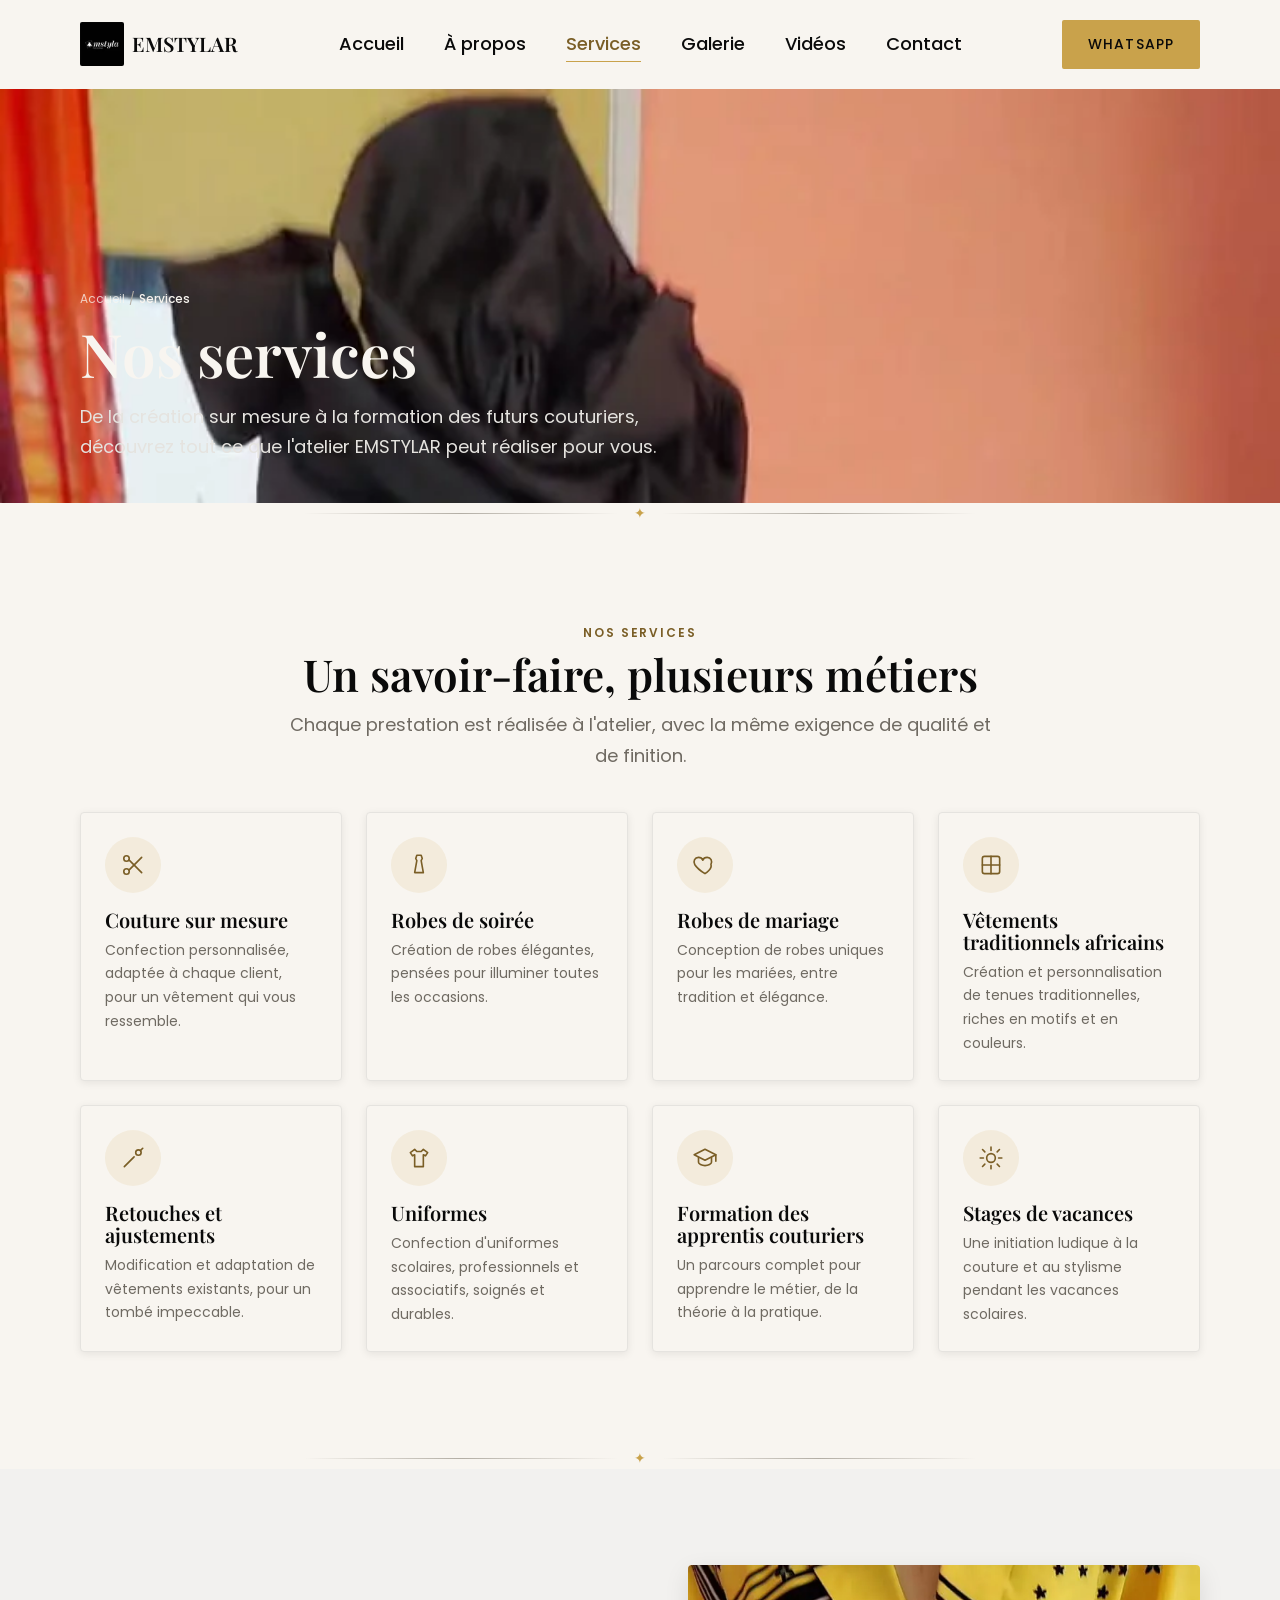
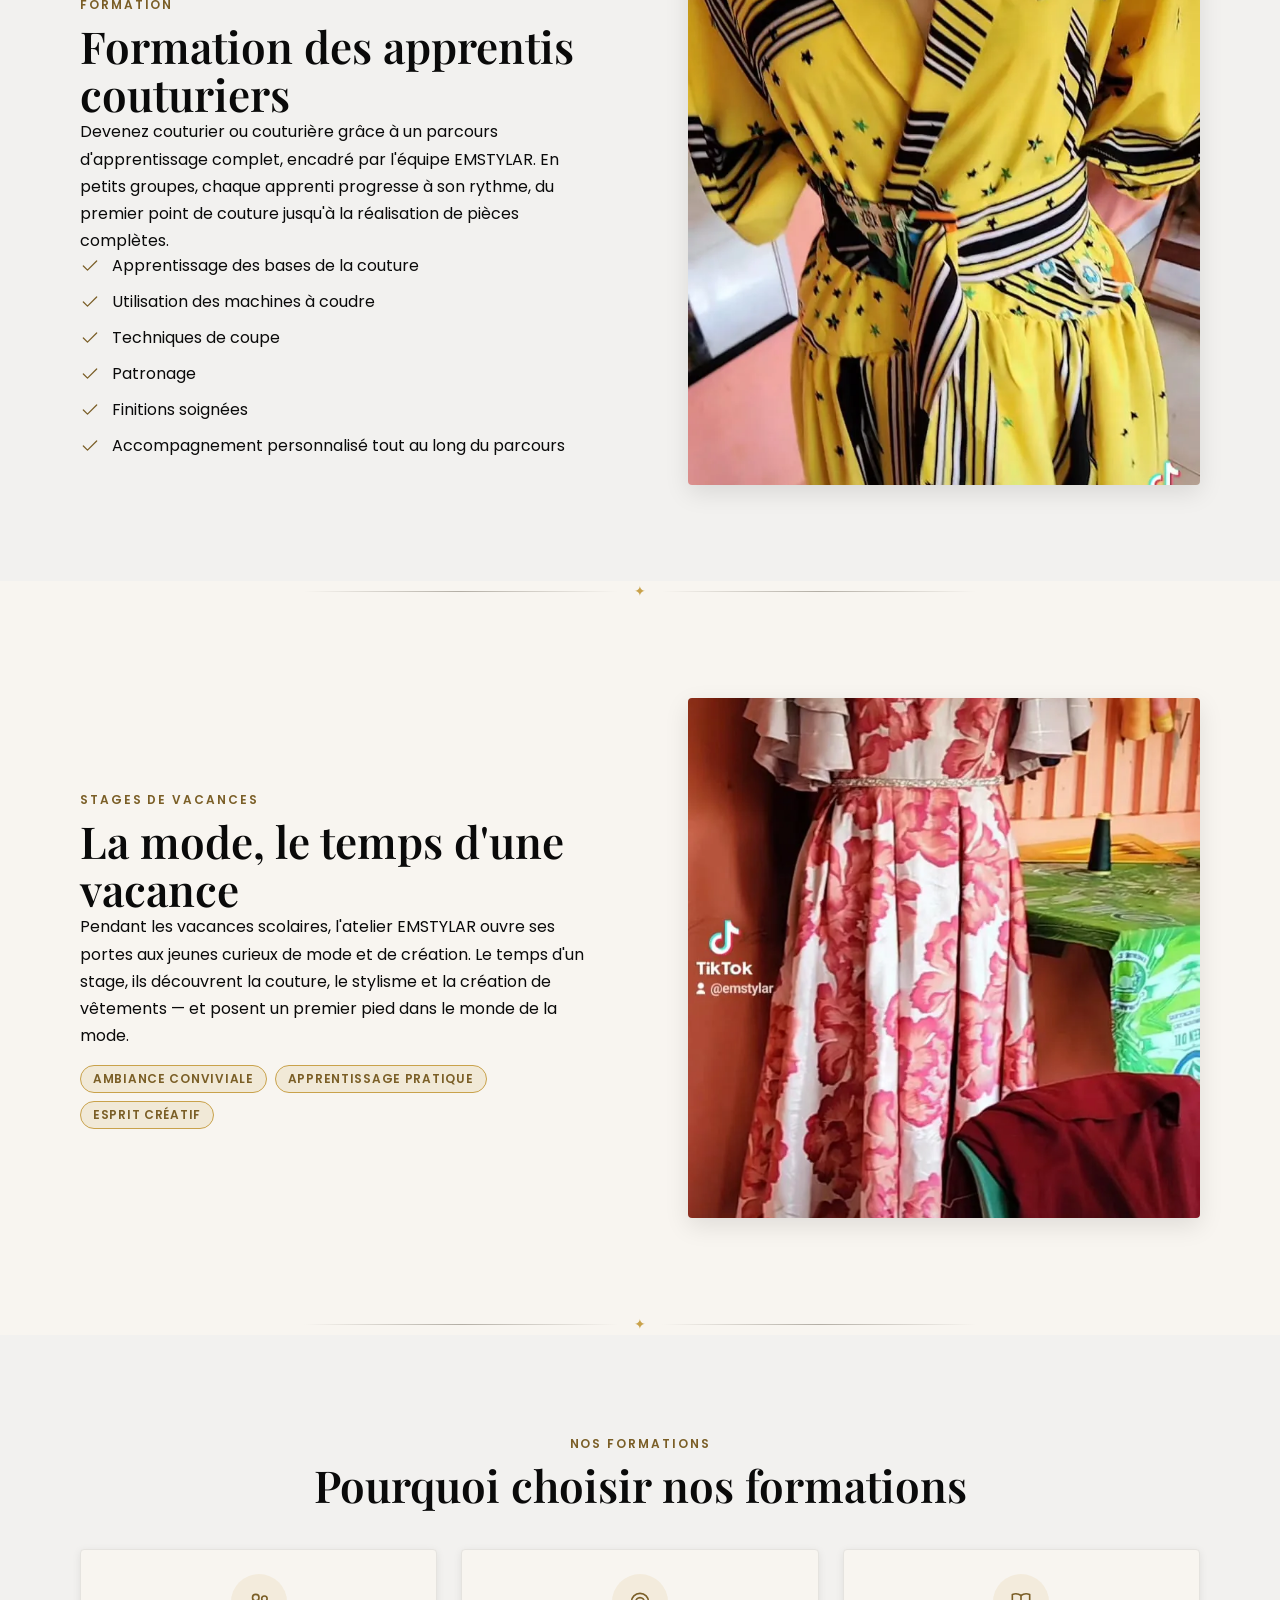
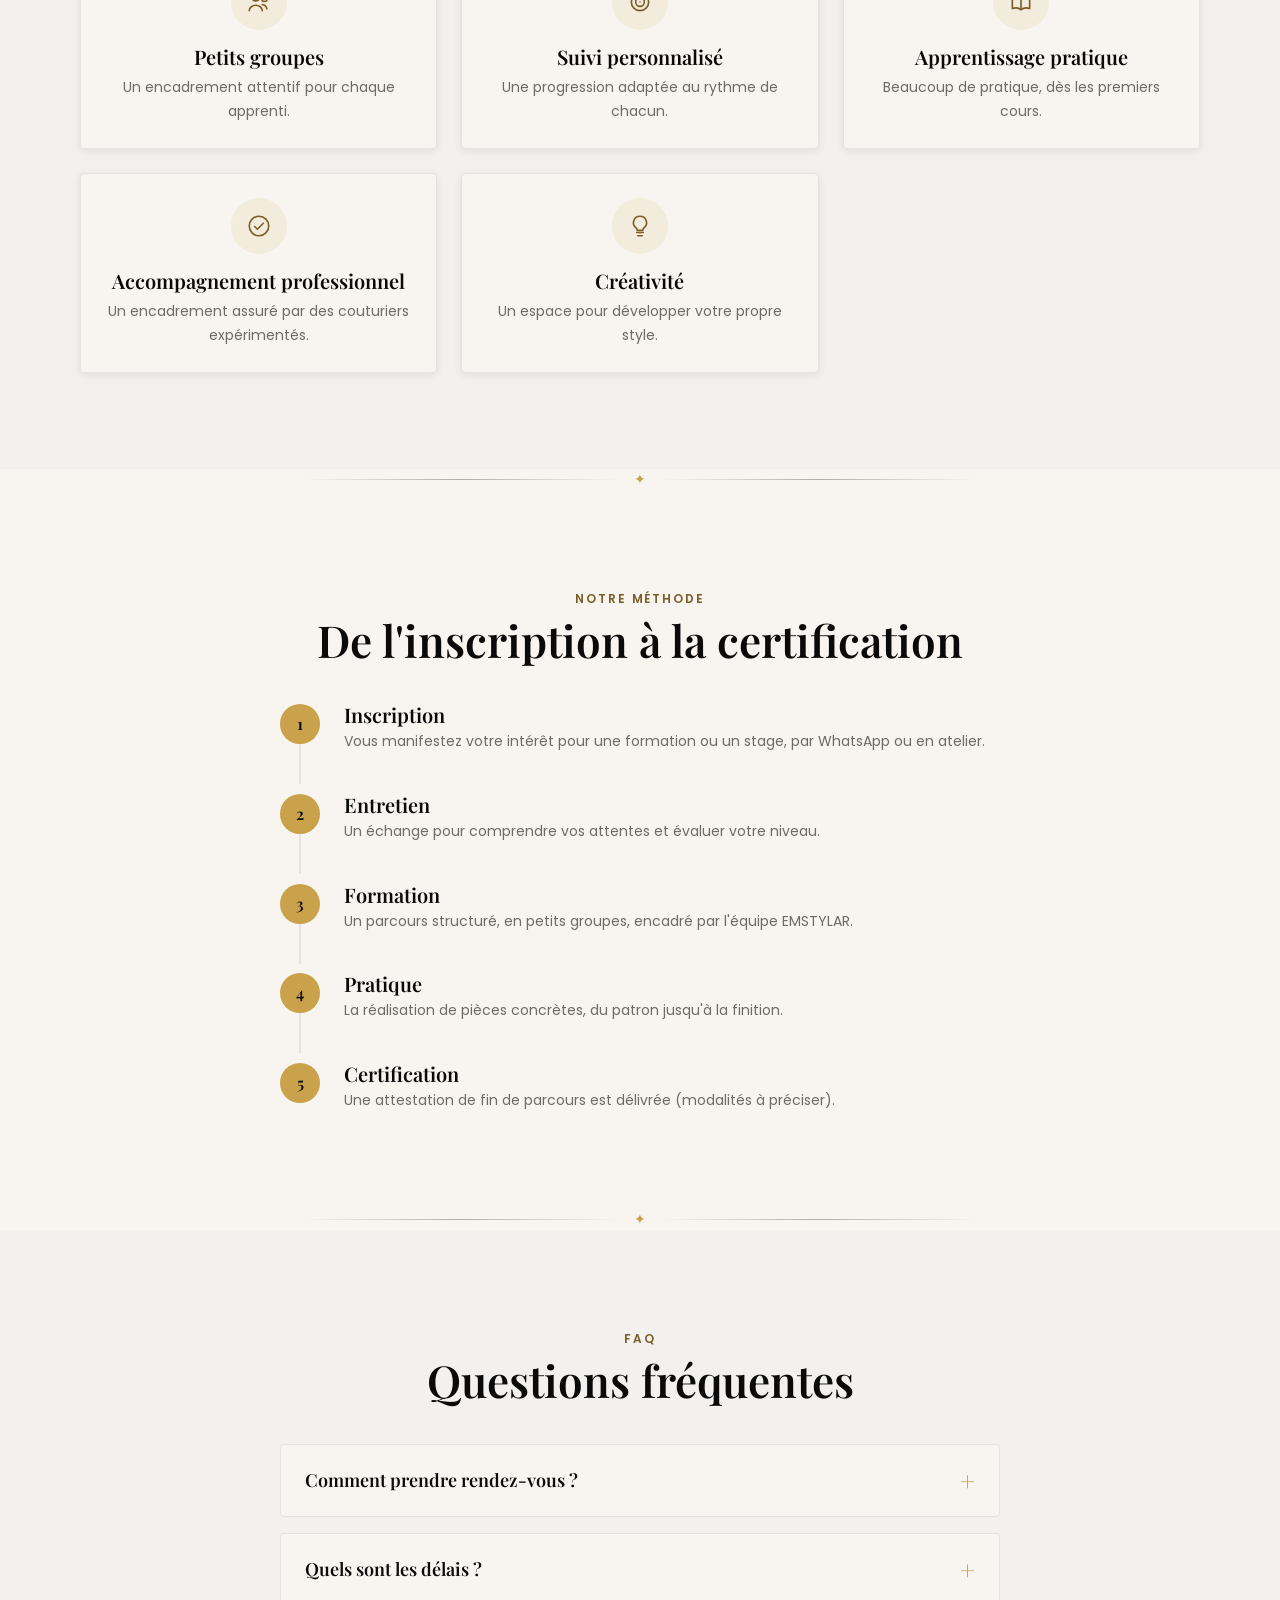
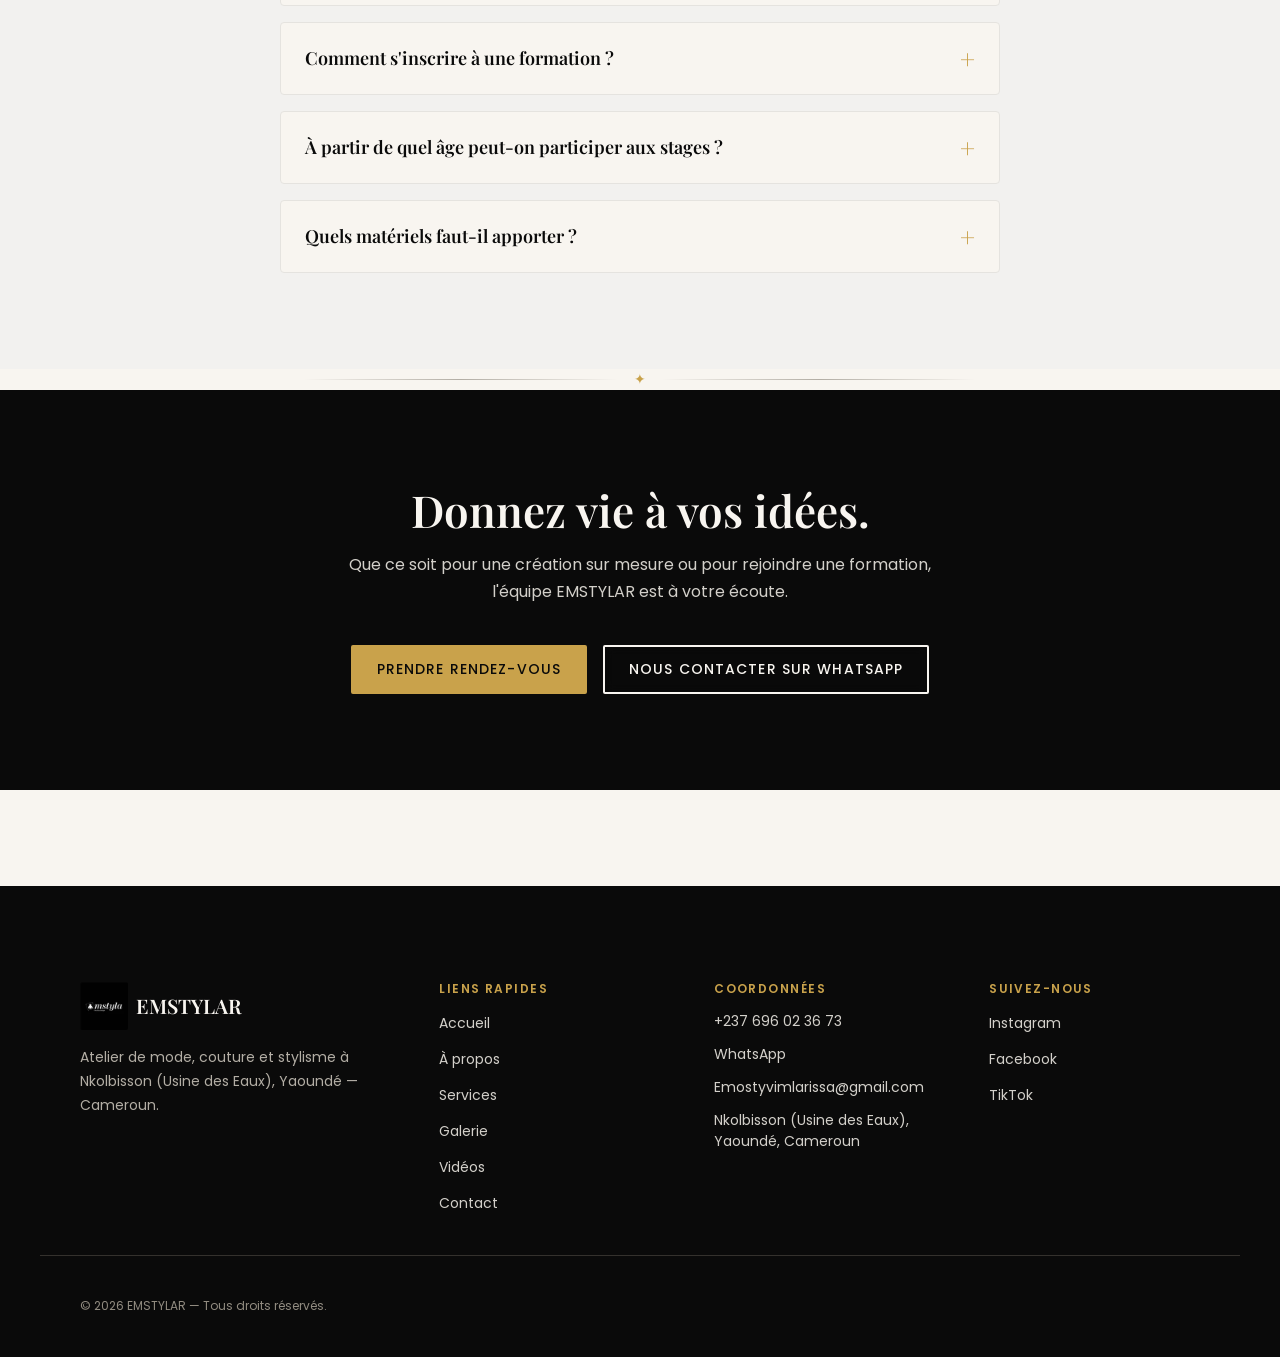
<file: services.html>
<!DOCTYPE html>
<html lang="fr">
<head>
  <meta charset="UTF-8" />
  <script>
    // Évite tout flash du loader lors des navigations internes : posé avant
    // le premier rendu, avant même le chargement des feuilles de style.
    if (sessionStorage.getItem("emstylar-loaded")) {
      document.documentElement.classList.add("no-loader");
    } else {
      sessionStorage.setItem("emstylar-loaded", "1");
    }
  </script>
  <meta name="viewport" content="width=device-width, initial-scale=1.0" />
  <title>Services | EMSTYLAR — Créations sur mesure et formations en couture</title>
  <meta name="description" content="Créations sur mesure, formations en couture et stages de vacances : découvrez les services de l'atelier EMSTYLAR à Nkolbisson, Yaoundé." />
  <meta name="keywords" content="services couture Yaoundé, formation couture Cameroun, stage de vacances couture, création sur mesure, EMSTYLAR" />
  <meta name="author" content="EMSTYLAR" />
  <meta name="language" content="French" />
  <meta name="robots" content="index, follow" />
  <meta name="theme-color" content="#0a0a0a" />
  <link rel="canonical" href="https://emstylar.com/services.html" />
  <link rel="icon" type="image/jpeg" href="assets/optimized/img/logo-badge.jpg" />

  <!-- Open Graph -->
  <meta property="og:title" content="Services | EMSTYLAR — Créations sur mesure et formations en couture" />
  <meta property="og:description" content="Créations sur mesure, formations en couture et stages de vacances : découvrez les services de l'atelier EMSTYLAR à Nkolbisson, Yaoundé." />
  <meta property="og:type" content="website" />
  <meta property="og:image" content="https://emstylar.com/assets/optimized/img/og/og-image.jpg" />
  <meta property="og:image:width" content="1200" />
  <meta property="og:image:height" content="630" />
  <meta property="og:image:type" content="image/jpeg" />
  <meta property="og:image:alt" content="EMSTYLAR — L'œil du Design" />
  <meta property="og:url" content="https://emstylar.com/services.html" />
  <meta property="og:site_name" content="EMSTYLAR" />
  <meta property="og:locale" content="fr_FR" />

  <!-- Twitter Card -->
  <meta name="twitter:card" content="summary_large_image" />
  <meta name="twitter:title" content="Services | EMSTYLAR — Créations sur mesure et formations en couture" />
  <meta name="twitter:description" content="Créations sur mesure, formations en couture et stages de vacances : découvrez les services de l'atelier EMSTYLAR à Nkolbisson, Yaoundé." />
  <meta name="twitter:image" content="https://emstylar.com/assets/optimized/img/og/og-image.jpg" />
  <meta name="twitter:image:alt" content="EMSTYLAR — L'œil du Design" />

  <!-- Données structurées (JSON-LD) -->
  <script type="application/ld+json">
  {
    "@context": "https://schema.org",
    "@type": "LocalBusiness",
    "name": "EMSTYLAR",
    "slogan": "L'œil du Design",
    "description": "Atelier de mode, couture et stylisme à Nkolbisson (Usine des Eaux), Yaoundé — créations sur mesure, formations et stages de vacances.",
    "telephone": "+237696023673",
    "email": "Emostyvimlarissa@gmail.com",
    "address": {
      "@type": "PostalAddress",
      "streetAddress": "Nkolbisson (Usine des Eaux)",
      "addressLocality": "Yaoundé",
      "addressCountry": "CM"
    },
    "openingHoursSpecification": [
      {
        "@type": "OpeningHoursSpecification",
        "dayOfWeek": ["Monday", "Tuesday", "Wednesday", "Thursday", "Friday"],
        "opens": "08:00",
        "closes": "18:00"
      },
      {
        "@type": "OpeningHoursSpecification",
        "dayOfWeek": "Saturday",
        "opens": "09:00",
        "closes": "16:00"
      }
    ],
    "image": "https://emstylar.com/assets/optimized/img/og/og-image.jpg",
    "url": "https://emstylar.com"
  }
  </script>

  <link rel="preconnect" href="https://fonts.googleapis.com" />
  <link rel="preconnect" href="https://fonts.gstatic.com" crossorigin />
  <link href="https://fonts.googleapis.com/css2?family=Playfair+Display:wght@400;600;700&family=Poppins:wght@300;400;500;600&display=swap" rel="stylesheet" />

  <link rel="stylesheet" href="assets/css/variables.css" />
  <link rel="stylesheet" href="assets/css/reset.css" />
  <link rel="stylesheet" href="assets/css/base.css" />
  <link rel="stylesheet" href="assets/css/layout.css" />
  <link rel="stylesheet" href="assets/css/components.css" />
  <link rel="stylesheet" href="assets/css/navbar.css" />
  <link rel="stylesheet" href="assets/css/footer.css" />
  <link rel="stylesheet" href="assets/css/loader.css" />
  <link rel="stylesheet" href="assets/css/animations.css" />
  <link rel="stylesheet" href="assets/css/print.css" media="print" />
  <link rel="stylesheet" href="assets/css/pages/services.css" />
</head>
<body>
  <div class="loader" data-loader aria-hidden="true">
    <div class="loader__mark">
      <svg class="loader__ring" viewBox="0 0 96 96" focusable="false">
        <circle class="loader__ring-track" cx="48" cy="48" r="28" />
        <circle class="loader__ring-progress" cx="48" cy="48" r="28" />
      </svg>
      <span class="loader__monogram">EM</span>
    </div>
  </div>

  <a class="skip-link" href="#main-content">Aller au contenu principal</a>

  <header id="site-header" class="site-header">
    <div class="container site-header__inner">
      <a href="index.html" class="site-header__brand" aria-label="EMSTYLAR — Retour à l'accueil">
        <picture>
          <source srcset="assets/optimized/img/logo-badge.webp" type="image/webp" />
          <img
            class="site-header__logo-badge"
            src="assets/optimized/img/logo-badge.jpg"
            alt="Logo EMSTYLAR" data-config-attr="alt:company.logoAlt"
            width="120"
            height="120"
          />
        </picture>
        <span class="site-header__brand-name" data-config-text="company.name">EMSTYLAR</span>
      </a>

      <nav id="primary-menu-panel" class="site-nav" aria-label="Navigation principale">
        <ul class="site-nav__list">
          <li><a href="index.html" class="site-nav__link">Accueil</a></li>
          <li><a href="about.html" class="site-nav__link">À propos</a></li>
          <li><a href="services.html" class="site-nav__link">Services</a></li>
          <li><a href="gallery.html" class="site-nav__link">Galerie</a></li>
          <li><a href="videos.html" class="site-nav__link">Vidéos</a></li>
          <li><a href="contact.html" class="site-nav__link">Contact</a></li>
        </ul>
      </nav>

      <div class="site-header__actions">
        <a
          class="btn btn--primary site-header__whatsapp"
          href="https://wa.me/237696023673" data-config-attr="href:contact.whatsappBaseUrl"
          target="_blank"
          rel="noopener noreferrer"
        >
          WhatsApp
        </a>

        <button
          type="button"
          id="menu-toggle"
          class="menu-toggle"
          aria-expanded="false"
          aria-controls="primary-menu-panel"
          aria-label="Ouvrir le menu de navigation"
        >
          <span class="menu-toggle__bar" aria-hidden="true"></span>
          <span class="menu-toggle__bar" aria-hidden="true"></span>
          <span class="menu-toggle__bar" aria-hidden="true"></span>
        </button>
      </div>
    </div>
  </header>

  <div id="nav-backdrop" class="nav-backdrop"></div>

  <main id="main-content">
    <!-- ================= HERO SERVICES ================= -->
    <section class="page-hero" aria-label="Présentation de la page Services">
      <div class="page-hero__media">
        <picture>
          <source srcset="assets/optimized/img/21-27-09-2-lg.webp" type="image/webp" />
          <img
            class="page-hero__image"
            src="assets/optimized/img/21-27-09-2-lg.jpg"
            alt="Création EMSTYLAR portée sur mannequin, réalisée à l'atelier de Nkolbisson"
            width="719"
            height="1280"
            fetchpriority="high"
          />
        </picture>
        <div class="page-hero__overlay" aria-hidden="true"></div>
      </div>

      <div class="container page-hero__content">
        <nav class="breadcrumbs" aria-label="Fil d'Ariane">
          <span class="breadcrumbs__item"><a href="index.html">Accueil</a></span>
          <span class="breadcrumbs__item" aria-current="page">Services</span>
        </nav>
        <h1 class="page-hero__title">Nos services</h1>
        <p class="page-hero__subtitle">
          De la création sur mesure à la formation des futurs couturiers, découvrez tout ce que
          l'atelier EMSTYLAR peut réaliser pour vous.
        </p>
      </div>
    </section>

    <div class="divider" role="presentation">
      <span class="divider__icon" aria-hidden="true">✦</span>
    </div>

    <!-- ================= NOS SERVICES ================= -->
    <section class="section" aria-labelledby="services-title">
      <div class="container">
        <header class="section__header" data-reveal>
          <span class="eyebrow">Nos services</span>
          <h2 class="section-title" id="services-title">Un savoir-faire, plusieurs métiers</h2>
          <p class="section-subtitle">
            Chaque prestation est réalisée à l'atelier, avec la même exigence de qualité et de
            finition.
          </p>
        </header>

        <div class="grid grid--2 grid--4">
          <article class="card icon-card" data-reveal>
            <span class="icon-card__icon" aria-hidden="true">
              <svg viewBox="0 0 24 24" fill="none" stroke="currentColor" stroke-width="1.5" stroke-linecap="round" stroke-linejoin="round">
                <circle cx="6" cy="6" r="2.5" />
                <circle cx="6" cy="18" r="2.5" />
                <line x1="8.5" y1="7.5" x2="20" y2="19" />
                <line x1="8.5" y1="16.5" x2="20" y2="5" />
              </svg>
            </span>
            <h3 class="card__title">Couture sur mesure</h3>
            <p class="card__body">Confection personnalisée, adaptée à chaque client, pour un vêtement qui vous ressemble.</p>
          </article>

          <article class="card icon-card" data-reveal>
            <span class="icon-card__icon" aria-hidden="true">
              <svg viewBox="0 0 24 24" fill="none" stroke="currentColor" stroke-width="1.5" stroke-linecap="round" stroke-linejoin="round">
                <path d="M10 3h4l1 3-1 2 2 11H8l2-11-1-2z" />
              </svg>
            </span>
            <h3 class="card__title">Robes de soirée</h3>
            <p class="card__body">Création de robes élégantes, pensées pour illuminer toutes les occasions.</p>
          </article>

          <article class="card icon-card" data-reveal>
            <span class="icon-card__icon" aria-hidden="true">
              <svg viewBox="0 0 24 24" fill="none" stroke="currentColor" stroke-width="1.5" stroke-linecap="round" stroke-linejoin="round">
                <path d="M12 20s-7-4.35-9.5-8.5C1 8.5 2.5 5 6 5c2 0 3.5 1.2 4 2.5C10.5 6.2 12 5 14 5c3.5 0 5 3.5 3.5 6.5C19 15.65 12 20 12 20z" />
              </svg>
            </span>
            <h3 class="card__title">Robes de mariage</h3>
            <p class="card__body">Conception de robes uniques pour les mariées, entre tradition et élégance.</p>
          </article>

          <article class="card icon-card" data-reveal>
            <span class="icon-card__icon" aria-hidden="true">
              <svg viewBox="0 0 24 24" fill="none" stroke="currentColor" stroke-width="1.5" stroke-linecap="round" stroke-linejoin="round">
                <rect x="4" y="4" width="16" height="16" rx="2" />
                <path d="M4 12h16" />
                <path d="M12 4v16" />
              </svg>
            </span>
            <h3 class="card__title">Vêtements traditionnels africains</h3>
            <p class="card__body">Création et personnalisation de tenues traditionnelles, riches en motifs et en couleurs.</p>
          </article>

          <article class="card icon-card" data-reveal>
            <span class="icon-card__icon" aria-hidden="true">
              <svg viewBox="0 0 24 24" fill="none" stroke="currentColor" stroke-width="1.5" stroke-linecap="round" stroke-linejoin="round">
                <path d="M4 20l9-9" />
                <circle cx="17" cy="7" r="2.5" />
                <path d="M19 5l2-2" />
              </svg>
            </span>
            <h3 class="card__title">Retouches et ajustements</h3>
            <p class="card__body">Modification et adaptation de vêtements existants, pour un tombé impeccable.</p>
          </article>

          <article class="card icon-card" data-reveal>
            <span class="icon-card__icon" aria-hidden="true">
              <svg viewBox="0 0 24 24" fill="none" stroke="currentColor" stroke-width="1.5" stroke-linecap="round" stroke-linejoin="round">
                <path d="M8 4L4 7l2 3 2-1v11h8V9l2 1 2-3-4-3-2 2h-4z" />
              </svg>
            </span>
            <h3 class="card__title">Uniformes</h3>
            <p class="card__body">Confection d'uniformes scolaires, professionnels et associatifs, soignés et durables.</p>
          </article>

          <article class="card icon-card" data-reveal>
            <span class="icon-card__icon" aria-hidden="true">
              <svg viewBox="0 0 24 24" fill="none" stroke="currentColor" stroke-width="1.5" stroke-linecap="round" stroke-linejoin="round">
                <path d="M12 4 2 9l10 5 10-5-10-5z" />
                <path d="M6 11.5V16c0 1.5 3 3 6 3s6-1.5 6-3v-4.5" />
                <path d="M22 9v6" />
              </svg>
            </span>
            <h3 class="card__title">Formation des apprentis couturiers</h3>
            <p class="card__body">Un parcours complet pour apprendre le métier, de la théorie à la pratique.</p>
          </article>

          <article class="card icon-card" data-reveal>
            <span class="icon-card__icon" aria-hidden="true">
              <svg viewBox="0 0 24 24" fill="none" stroke="currentColor" stroke-width="1.5" stroke-linecap="round" stroke-linejoin="round">
                <circle cx="12" cy="12" r="4" />
                <path d="M12 2v3M12 19v3M4.2 4.2l2.1 2.1M17.7 17.7l2.1 2.1M2 12h3M19 12h3M4.2 19.8l2.1-2.1M17.7 6.3l2.1-2.1" />
              </svg>
            </span>
            <h3 class="card__title">Stages de vacances</h3>
            <p class="card__body">Une initiation ludique à la couture et au stylisme pendant les vacances scolaires.</p>
          </article>
        </div>
      </div>
    </section>

    <div class="divider" role="presentation">
      <span class="divider__icon" aria-hidden="true">✦</span>
    </div>

    <!-- ================= FORMATION DES APPRENTIS COUTURIERS ================= -->
    <section class="section section--alt" aria-labelledby="formation-title">
      <div class="container split">
        <div class="split__text" data-reveal>
          <span class="eyebrow">Formation</span>
          <h2 class="section-title" id="formation-title">Formation des apprentis couturiers</h2>
          <p>
            Devenez couturier ou couturière grâce à un parcours d'apprentissage complet, encadré par
            l'équipe EMSTYLAR. En petits groupes, chaque apprenti progresse à son rythme, du premier
            point de couture jusqu'à la réalisation de pièces complètes.
          </p>
          <ul class="check-list">
            <li>
              <svg class="check-list__icon" viewBox="0 0 24 24" fill="none" stroke="currentColor" stroke-width="1.5" stroke-linecap="round" stroke-linejoin="round" aria-hidden="true">
                <path d="M4 12l5 5L20 6" />
              </svg>
              <span>Apprentissage des bases de la couture</span>
            </li>
            <li>
              <svg class="check-list__icon" viewBox="0 0 24 24" fill="none" stroke="currentColor" stroke-width="1.5" stroke-linecap="round" stroke-linejoin="round" aria-hidden="true">
                <path d="M4 12l5 5L20 6" />
              </svg>
              <span>Utilisation des machines à coudre</span>
            </li>
            <li>
              <svg class="check-list__icon" viewBox="0 0 24 24" fill="none" stroke="currentColor" stroke-width="1.5" stroke-linecap="round" stroke-linejoin="round" aria-hidden="true">
                <path d="M4 12l5 5L20 6" />
              </svg>
              <span>Techniques de coupe</span>
            </li>
            <li>
              <svg class="check-list__icon" viewBox="0 0 24 24" fill="none" stroke="currentColor" stroke-width="1.5" stroke-linecap="round" stroke-linejoin="round" aria-hidden="true">
                <path d="M4 12l5 5L20 6" />
              </svg>
              <span>Patronage</span>
            </li>
            <li>
              <svg class="check-list__icon" viewBox="0 0 24 24" fill="none" stroke="currentColor" stroke-width="1.5" stroke-linecap="round" stroke-linejoin="round" aria-hidden="true">
                <path d="M4 12l5 5L20 6" />
              </svg>
              <span>Finitions soignées</span>
            </li>
            <li>
              <svg class="check-list__icon" viewBox="0 0 24 24" fill="none" stroke="currentColor" stroke-width="1.5" stroke-linecap="round" stroke-linejoin="round" aria-hidden="true">
                <path d="M4 12l5 5L20 6" />
              </svg>
              <span>Accompagnement personnalisé tout au long du parcours</span>
            </li>
          </ul>
        </div>
        <div class="split__media" data-reveal>
          <picture>
            <source srcset="assets/optimized/img/21-27-08-2-lg.webp" type="image/webp" />
            <img
              src="assets/optimized/img/21-27-08-2-lg.jpg"
              alt="Création réalisée à l'atelier EMSTYLAR par un apprenti couturier"
              width="720"
              height="1280"
              loading="lazy"
            />
          </picture>
        </div>
      </div>
    </section>

    <div class="divider" role="presentation">
      <span class="divider__icon" aria-hidden="true">✦</span>
    </div>

    <!-- ================= STAGES DE VACANCES ================= -->
    <section class="section" aria-labelledby="stages-title">
      <div class="container split split--reverse">
        <div class="split__text" data-reveal>
          <span class="eyebrow">Stages de vacances</span>
          <h2 class="section-title" id="stages-title">La mode, le temps d'une vacance</h2>
          <p>
            Pendant les vacances scolaires, l'atelier EMSTYLAR ouvre ses portes aux jeunes curieux de
            mode et de création. Le temps d'un stage, ils découvrent la couture, le stylisme et la
            création de vêtements — et posent un premier pied dans le monde de la mode.
          </p>
          <div class="service-badges">
            <span class="badge badge--gold">Ambiance conviviale</span>
            <span class="badge badge--gold">Apprentissage pratique</span>
            <span class="badge badge--gold">Esprit créatif</span>
          </div>
        </div>
        <div class="split__media" data-reveal>
          <picture>
            <source srcset="assets/optimized/img/21-27-08-1-lg.webp" type="image/webp" />
            <img
              src="assets/optimized/img/21-27-08-1-lg.jpg"
              alt="Détail d'une création EMSTYLAR aux finitions perlées, réalisée à l'atelier"
              width="720"
              height="1280"
              loading="lazy"
            />
          </picture>
        </div>
      </div>
    </section>

    <div class="divider" role="presentation">
      <span class="divider__icon" aria-hidden="true">✦</span>
    </div>

    <!-- ================= POURQUOI CHOISIR NOS FORMATIONS ================= -->
    <section class="section section--alt" aria-labelledby="pourquoi-formations-title">
      <div class="container">
        <header class="section__header" data-reveal>
          <span class="eyebrow">Nos formations</span>
          <h2 class="section-title" id="pourquoi-formations-title">Pourquoi choisir nos formations</h2>
        </header>

        <div class="grid grid--2 grid--3">
          <article class="card icon-card icon-card--compact" data-reveal>
            <span class="icon-card__icon" aria-hidden="true">
              <svg viewBox="0 0 24 24" fill="none" stroke="currentColor" stroke-width="1.5" stroke-linecap="round" stroke-linejoin="round">
                <circle cx="9" cy="8" r="3" />
                <path d="M3 20c0-3 3-5 6-5s6 2 6 5" />
                <circle cx="17" cy="9" r="2.5" />
                <path d="M15 14.3c2 .3 3.8 1.8 4.3 4" />
              </svg>
            </span>
            <h3 class="card__title">Petits groupes</h3>
            <p class="card__body">Un encadrement attentif pour chaque apprenti.</p>
          </article>

          <article class="card icon-card icon-card--compact" data-reveal>
            <span class="icon-card__icon" aria-hidden="true">
              <svg viewBox="0 0 24 24" fill="none" stroke="currentColor" stroke-width="1.5" stroke-linecap="round" stroke-linejoin="round">
                <circle cx="12" cy="12" r="8" />
                <circle cx="12" cy="12" r="4" />
                <circle cx="12" cy="12" r="0.6" fill="currentColor" stroke="none" />
              </svg>
            </span>
            <h3 class="card__title">Suivi personnalisé</h3>
            <p class="card__body">Une progression adaptée au rythme de chacun.</p>
          </article>

          <article class="card icon-card icon-card--compact" data-reveal>
            <span class="icon-card__icon" aria-hidden="true">
              <svg viewBox="0 0 24 24" fill="none" stroke="currentColor" stroke-width="1.5" stroke-linecap="round" stroke-linejoin="round">
                <path d="M12 6c-2-1.5-5-2-8-1v13c3-1 6-.5 8 1 2-1.5 5-2 8-1V5c-3-1-6-.5-8 1z" />
                <path d="M12 6v13" />
              </svg>
            </span>
            <h3 class="card__title">Apprentissage pratique</h3>
            <p class="card__body">Beaucoup de pratique, dès les premiers cours.</p>
          </article>

          <article class="card icon-card icon-card--compact" data-reveal>
            <span class="icon-card__icon" aria-hidden="true">
              <svg viewBox="0 0 24 24" fill="none" stroke="currentColor" stroke-width="1.5" stroke-linecap="round" stroke-linejoin="round">
                <circle cx="12" cy="12" r="9" />
                <path d="M8 12.5l2.5 2.5L16 9.5" />
              </svg>
            </span>
            <h3 class="card__title">Accompagnement professionnel</h3>
            <p class="card__body">Un encadrement assuré par des couturiers expérimentés.</p>
          </article>

          <article class="card icon-card icon-card--compact" data-reveal>
            <span class="icon-card__icon" aria-hidden="true">
              <svg viewBox="0 0 24 24" fill="none" stroke="currentColor" stroke-width="1.5" stroke-linecap="round" stroke-linejoin="round">
                <path d="M9 18h6" />
                <path d="M10 21h4" />
                <path d="M12 3a6 6 0 0 0-3.5 10.9c.5.4.8 1 .8 1.6V16h5.4v-.5c0-.6.3-1.2.8-1.6A6 6 0 0 0 12 3z" />
              </svg>
            </span>
            <h3 class="card__title">Créativité</h3>
            <p class="card__body">Un espace pour développer votre propre style.</p>
          </article>
        </div>
      </div>
    </section>

    <div class="divider" role="presentation">
      <span class="divider__icon" aria-hidden="true">✦</span>
    </div>

    <!-- ================= NOTRE MÉTHODE ================= -->
    <section class="section" aria-labelledby="methode-title">
      <div class="container">
        <header class="section__header" data-reveal>
          <span class="eyebrow">Notre méthode</span>
          <h2 class="section-title" id="methode-title">De l'inscription à la certification</h2>
        </header>

        <ol class="timeline">
          <li class="timeline__step" data-reveal>
            <span class="timeline__marker" aria-hidden="true">1</span>
            <div>
              <h3 class="timeline__title">Inscription</h3>
              <p class="timeline__text">
                Vous manifestez votre intérêt pour une formation ou un stage, par WhatsApp ou en
                atelier.
              </p>
            </div>
          </li>

          <li class="timeline__step" data-reveal>
            <span class="timeline__marker" aria-hidden="true">2</span>
            <div>
              <h3 class="timeline__title">Entretien</h3>
              <p class="timeline__text">Un échange pour comprendre vos attentes et évaluer votre niveau.</p>
            </div>
          </li>

          <li class="timeline__step" data-reveal>
            <span class="timeline__marker" aria-hidden="true">3</span>
            <div>
              <h3 class="timeline__title">Formation</h3>
              <p class="timeline__text">
                Un parcours structuré, en petits groupes, encadré par l'équipe EMSTYLAR.
              </p>
            </div>
          </li>

          <li class="timeline__step" data-reveal>
            <span class="timeline__marker" aria-hidden="true">4</span>
            <div>
              <h3 class="timeline__title">Pratique</h3>
              <p class="timeline__text">La réalisation de pièces concrètes, du patron jusqu'à la finition.</p>
            </div>
          </li>

          <li class="timeline__step" data-reveal>
            <span class="timeline__marker" aria-hidden="true">5</span>
            <div>
              <h3 class="timeline__title">Certification</h3>
              <p class="timeline__text">
                Une attestation de fin de parcours est délivrée (modalités à préciser).
              </p>
            </div>
          </li>
        </ol>
      </div>
    </section>

    <div class="divider" role="presentation">
      <span class="divider__icon" aria-hidden="true">✦</span>
    </div>

    <!-- ================= FAQ SERVICES ================= -->
    <section class="section section--alt" aria-labelledby="faq-title">
      <div class="container">
        <header class="section__header" data-reveal>
          <span class="eyebrow">FAQ</span>
          <h2 class="section-title" id="faq-title">Questions fréquentes</h2>
        </header>

        <div class="accordion" data-reveal>
          <details class="accordion-item" name="services-faq">
            <summary>Comment prendre rendez-vous ?</summary>
            <div class="accordion-item__body">
              Le plus simple est de nous contacter directement sur WhatsApp au
              <span data-config-text="contact.phone">+237 696 02 36 73</span>. Nous
              convenons ensemble d'un créneau à l'atelier.
            </div>
          </details>

          <details class="accordion-item" name="services-faq">
            <summary>Quels sont les délais ?</summary>
            <div class="accordion-item__body">
              Les délais varient selon la complexité de la création et la période de l'année. Un délai
              précis vous est communiqué dès la prise de commande.
            </div>
          </details>

          <details class="accordion-item" name="services-faq">
            <summary>Comment s'inscrire à une formation ?</summary>
            <div class="accordion-item__body">
              Contactez-nous sur WhatsApp pour un premier échange. Un entretien est ensuite organisé
              pour définir le parcours le plus adapté à votre profil.
            </div>
          </details>

          <details class="accordion-item" name="services-faq">
            <summary>À partir de quel âge peut-on participer aux stages ?</summary>
            <div class="accordion-item__body">
              Les stages de vacances sont ouverts aux jeunes à partir de 12 ans. N'hésitez pas à nous
              contacter pour toute situation particulière.
            </div>
          </details>

          <details class="accordion-item" name="services-faq">
            <summary>Quels matériels faut-il apporter ?</summary>
            <div class="accordion-item__body">
              Pour les stages et formations, une tenue confortable suffit : le matériel de couture est
              fourni par l'atelier.
            </div>
          </details>
        </div>
      </div>
    </section>

    <div class="divider" role="presentation">
      <span class="divider__icon" aria-hidden="true">✦</span>
    </div>

    <!-- ================= CTA FINAL ================= -->
    <section class="section section--dark cta-section">
      <div class="container cta-section__inner">
        <h2 class="cta-section__title">Donnez vie à vos idées.</h2>
        <p class="cta-section__text">
          Que ce soit pour une création sur mesure ou pour rejoindre une formation, l'équipe EMSTYLAR
          est à votre écoute.
        </p>
        <div class="cta-section__actions">
          <a href="contact.html" class="btn btn--primary">Prendre rendez-vous</a>
          <a
            href="https://wa.me/237696023673" data-config-attr="href:contact.whatsappBaseUrl"
            target="_blank"
            rel="noopener noreferrer"
            class="btn btn--on-dark"
          >
            Nous contacter sur WhatsApp
          </a>
        </div>
      </div>
    </section>
  </main>

  <footer id="site-footer" class="site-footer">
    <div class="container site-footer__grid">
      <div class="site-footer__brand">
        <div class="site-footer__brand-row">
          <picture>
            <source srcset="assets/optimized/img/logo-badge.webp" type="image/webp" />
            <img
              class="site-footer__logo-badge"
              src="assets/optimized/img/logo-badge.jpg"
              alt="Logo EMSTYLAR" data-config-attr="alt:company.logoAlt"
              width="120"
              height="120"
              loading="lazy"
            />
          </picture>
          <span class="site-footer__brand-name" data-config-text="company.name">EMSTYLAR</span>
        </div>
        <p class="site-footer__tagline" data-config-text="company.tagline">
          Atelier de mode, couture et stylisme à Nkolbisson (Usine des Eaux), Yaoundé — Cameroun.
        </p>
      </div>

      <nav class="site-footer__col" aria-label="Liens rapides">
        <h2 class="site-footer__heading">Liens rapides</h2>
        <ul>
          <li><a href="index.html">Accueil</a></li>
          <li><a href="about.html">À propos</a></li>
          <li><a href="services.html">Services</a></li>
          <li><a href="gallery.html">Galerie</a></li>
          <li><a href="videos.html">Vidéos</a></li>
          <li><a href="contact.html">Contact</a></li>
        </ul>
      </nav>

      <div class="site-footer__col">
        <h2 class="site-footer__heading">Coordonnées</h2>
        <ul class="site-footer__contact">
          <li><a href="tel:+237696023673" data-config-attr="href:contact.phoneHref" data-config-text="contact.phone">+237 696 02 36 73</a></li>
          <li><a href="https://wa.me/237696023673" data-config-attr="href:contact.whatsappBaseUrl" target="_blank" rel="noopener noreferrer">WhatsApp</a></li>
          <li><a href="mailto:Emostyvimlarissa@gmail.com" data-config-attr="href:contact.emailHref" data-config-text="contact.email">Emostyvimlarissa@gmail.com</a></li>
          <li data-config-text="maps.address">Nkolbisson (Usine des Eaux), Yaoundé, Cameroun</li>
        </ul>
      </div>

      <div class="site-footer__col">
        <h2 class="site-footer__heading">Suivez-nous</h2>
        <ul class="site-footer__social">
          <li><a href="#" aria-label="EMSTYLAR sur Instagram (lien à venir)">Instagram</a></li>
          <li><a href="#" aria-label="EMSTYLAR sur Facebook (lien à venir)">Facebook</a></li>
          <li><a href="#" aria-label="EMSTYLAR sur TikTok (lien à venir)">TikTok</a></li>
        </ul>
      </div>
    </div>

    <div class="site-footer__bottom container">
      <p>&copy; <span id="current-year" data-config-text="site.year"></span> <span data-config-text="company.name">EMSTYLAR</span> — Tous droits réservés.</p>
    </div>
  </footer>

  <button type="button" id="back-to-top" class="back-to-top" aria-label="Retour en haut de page">↑</button>

  <script type="module" src="assets/js/main.js"></script>
</body>
</html>
</file>
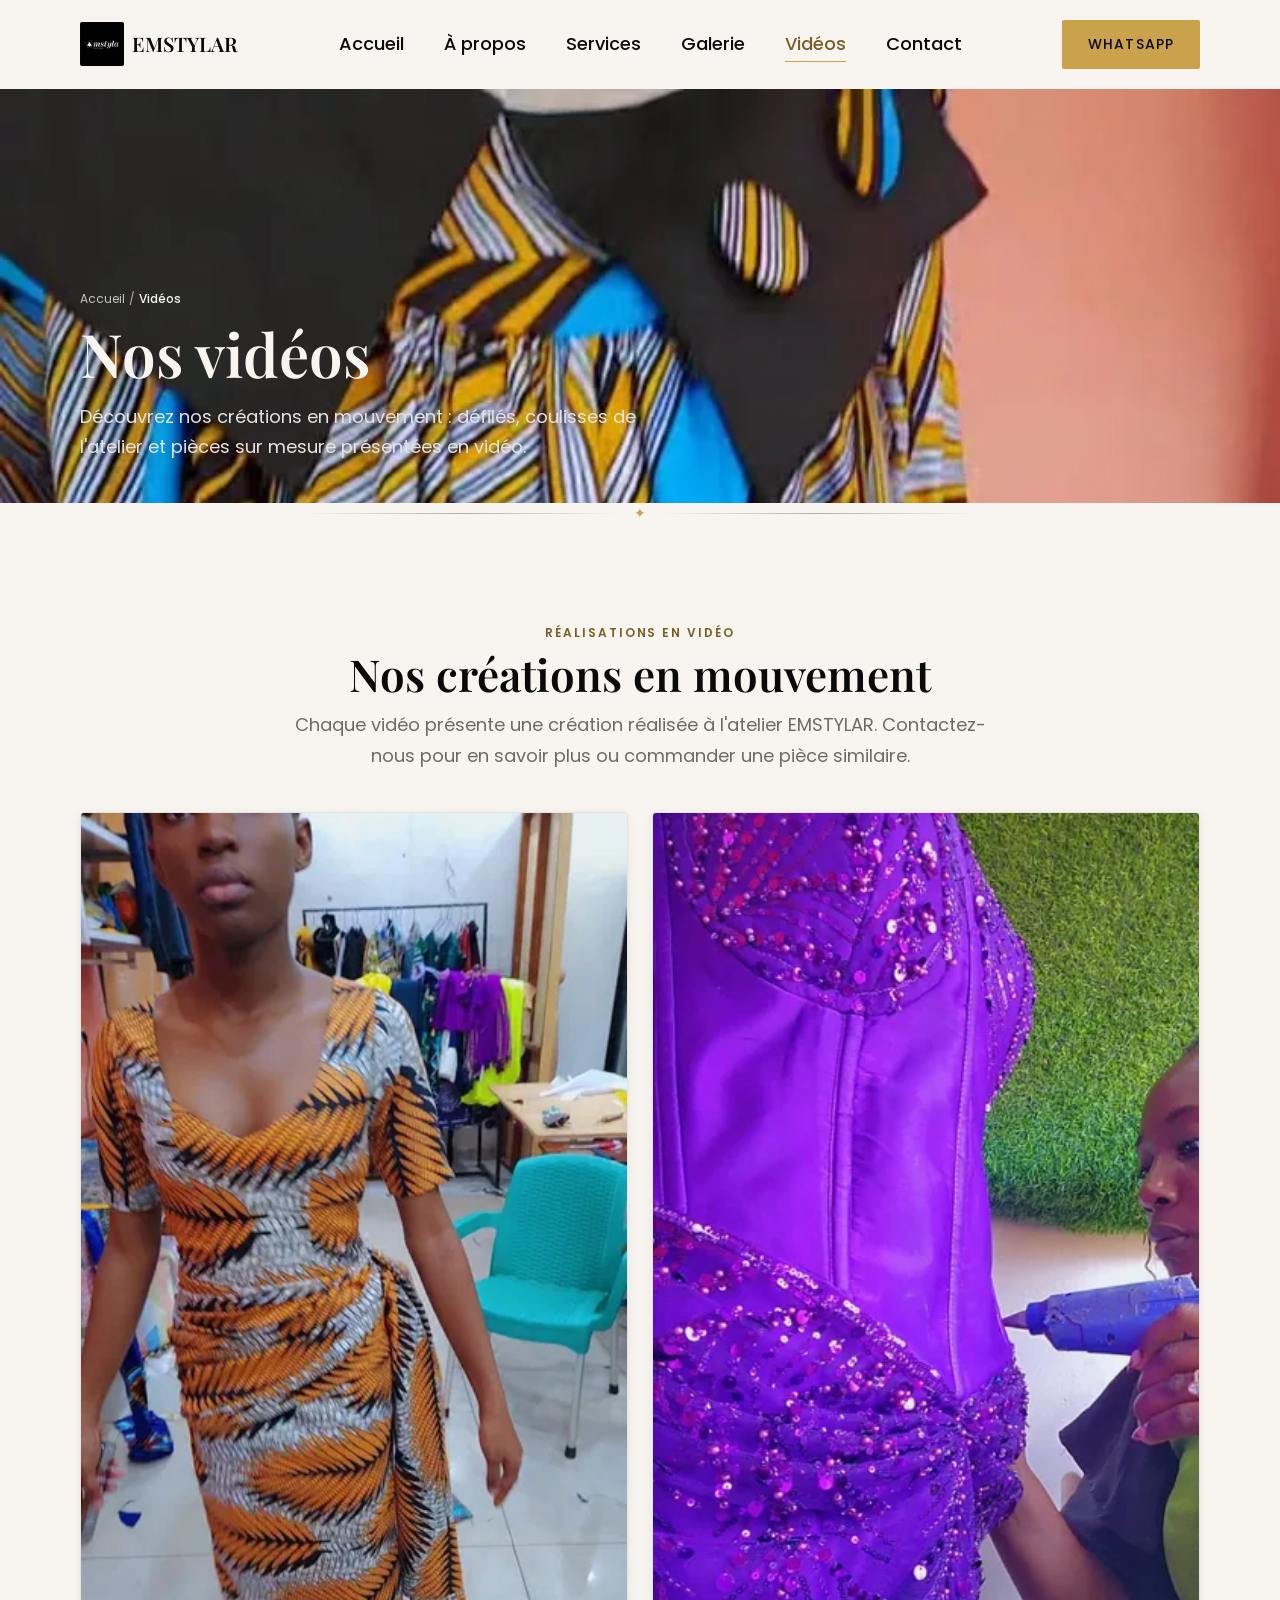
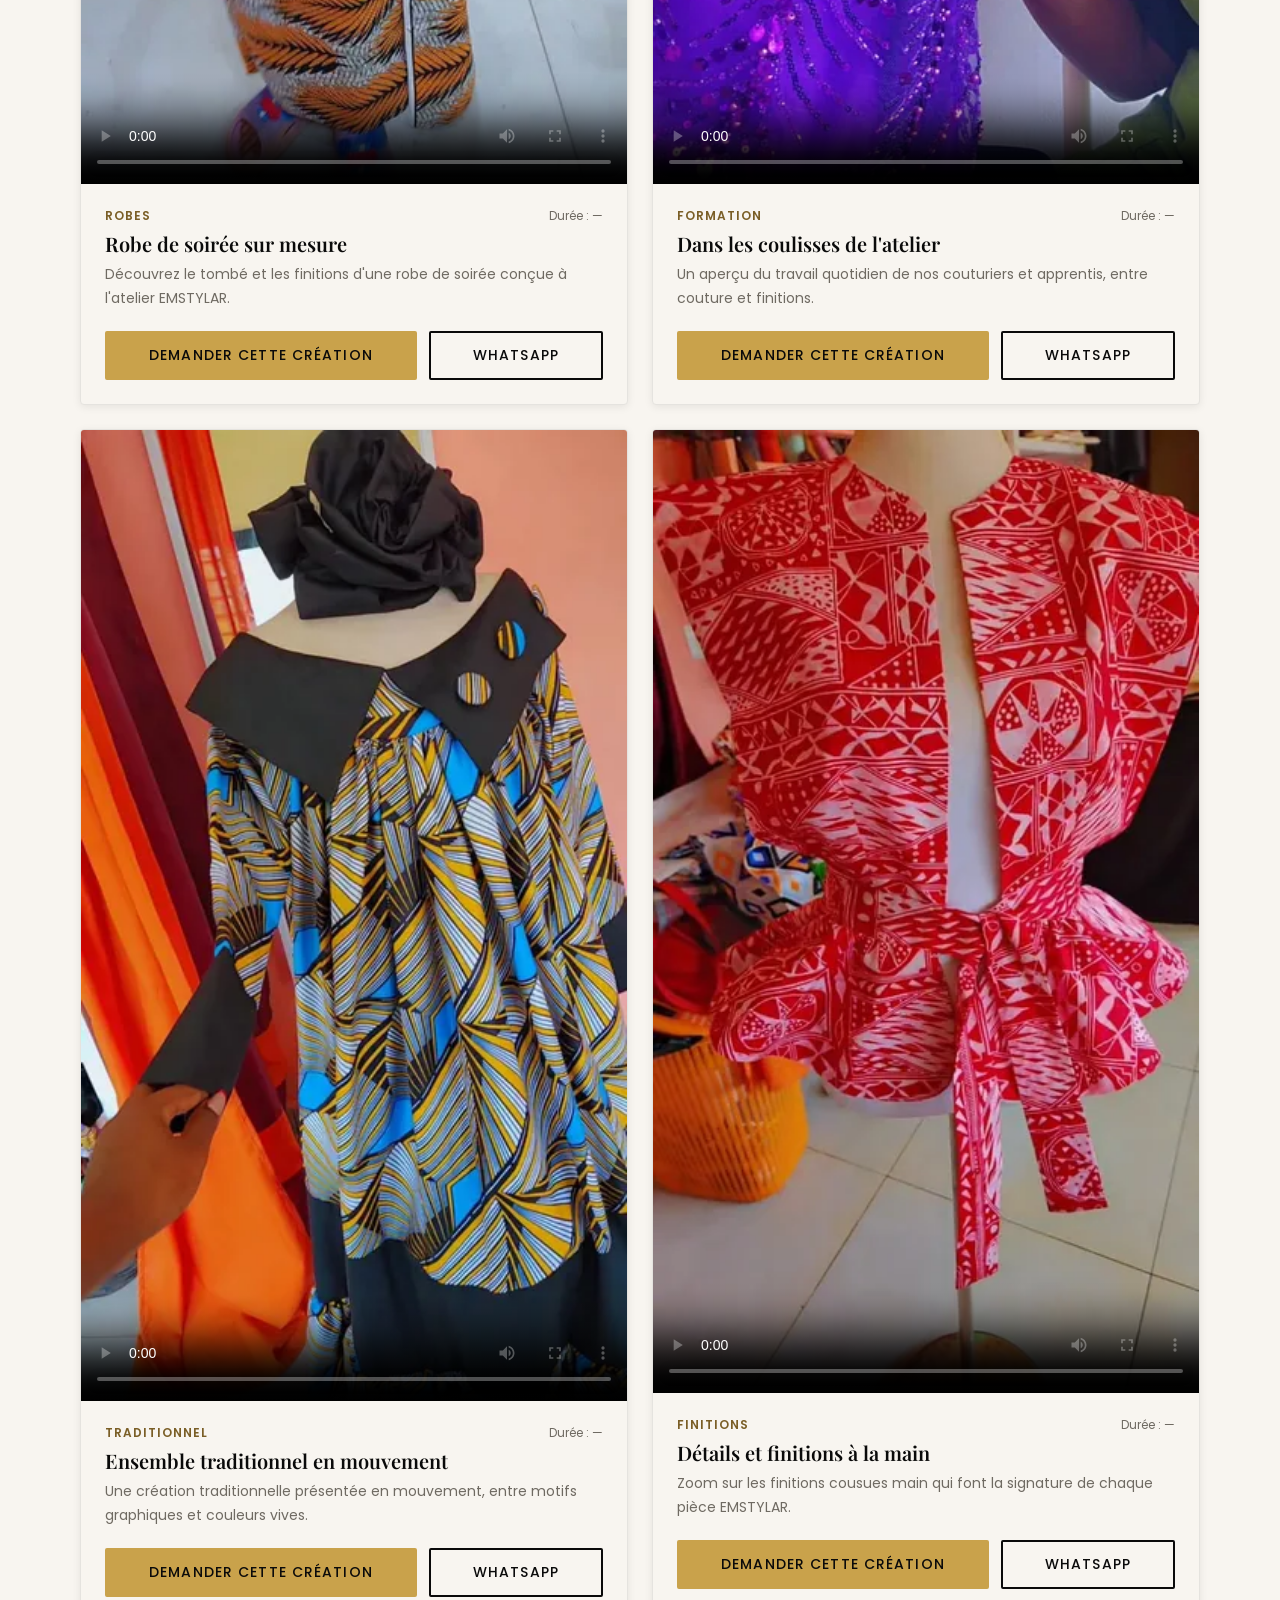
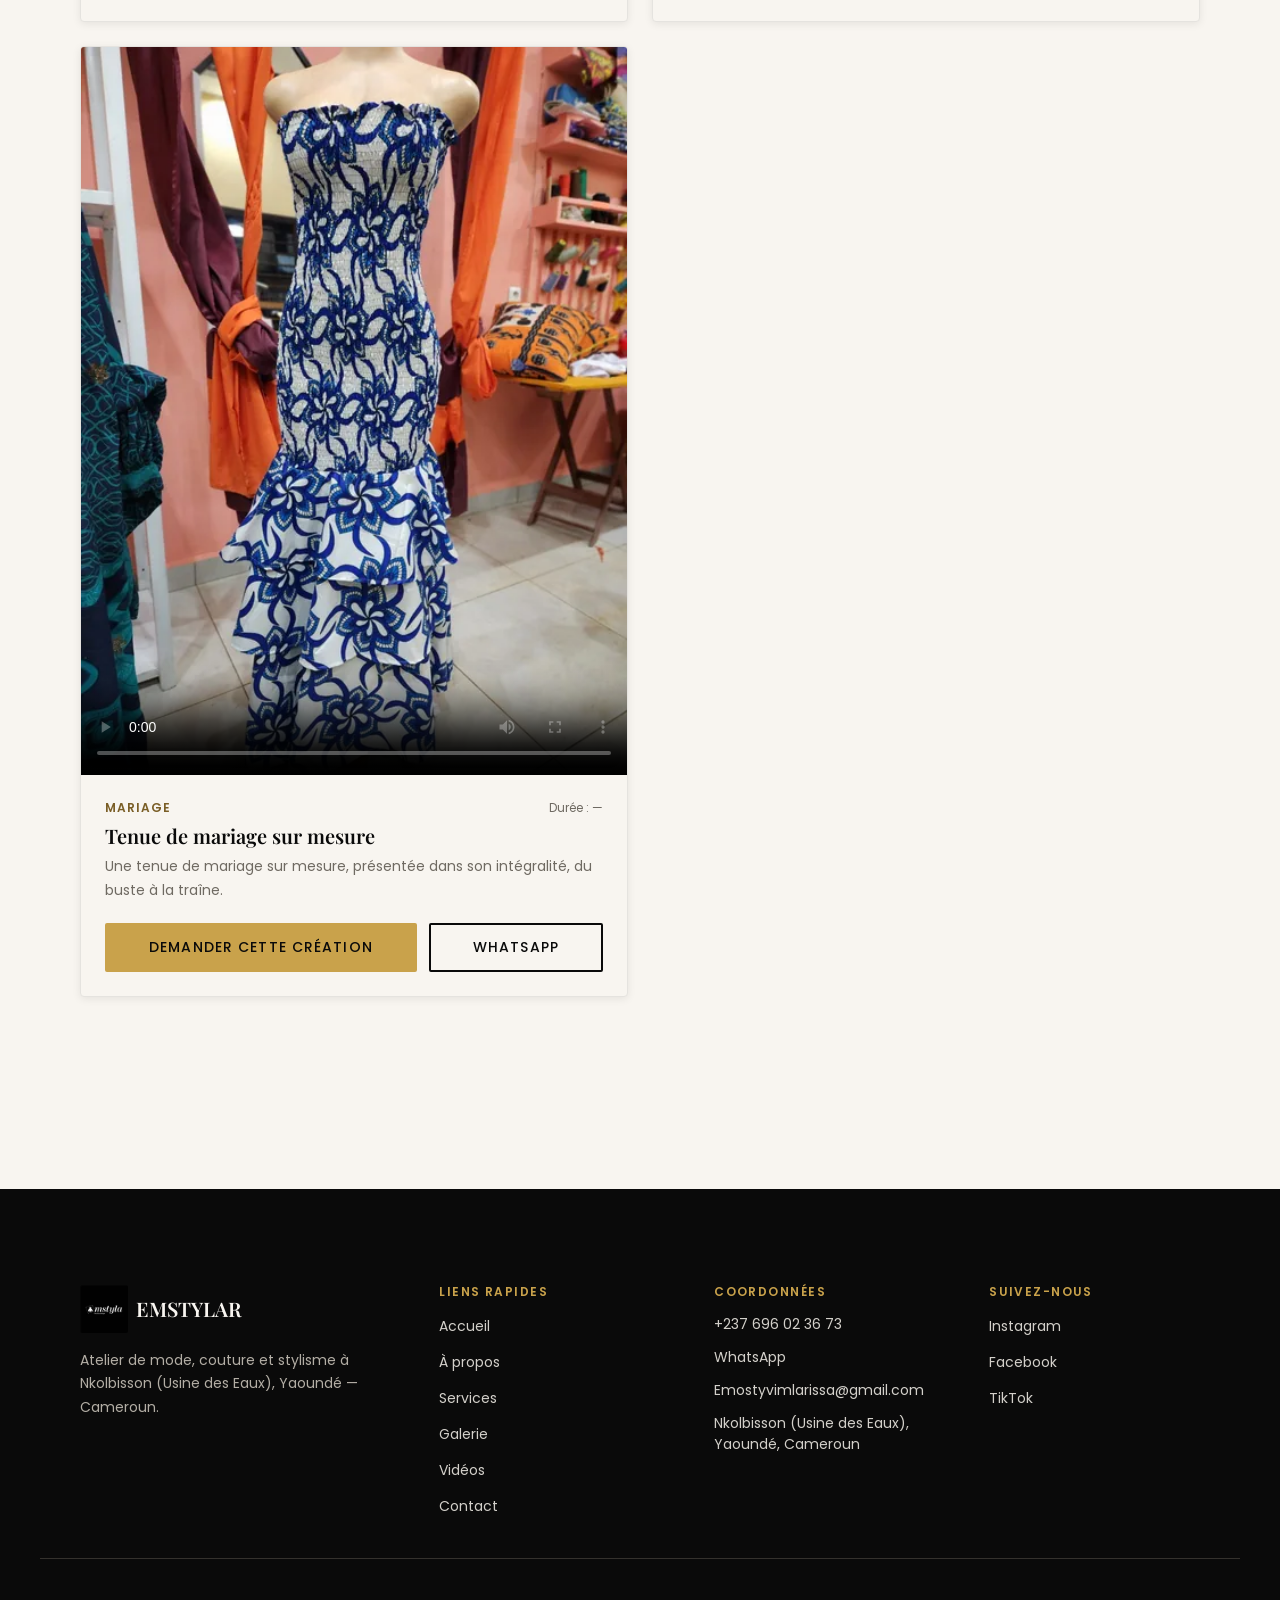
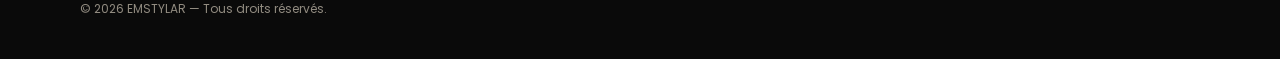
<file: videos.html>
<!DOCTYPE html>
<html lang="fr">
<head>
  <meta charset="UTF-8" />
  <script>
    // Évite tout flash du loader lors des navigations internes : posé avant
    // le premier rendu, avant même le chargement des feuilles de style.
    if (sessionStorage.getItem("emstylar-loaded")) {
      document.documentElement.classList.add("no-loader");
    } else {
      sessionStorage.setItem("emstylar-loaded", "1");
    }
  </script>
  <meta name="viewport" content="width=device-width, initial-scale=1.0" />
  <title>Vidéos | EMSTYLAR — Nos créations en mouvement</title>
  <meta name="description" content="Découvrez en vidéo les créations et les coulisses de l'atelier EMSTYLAR : défilés, finitions et pièces sur mesure, à Nkolbisson, Yaoundé." />
  <meta name="keywords" content="vidéo couture, défilé mode Cameroun, coulisses atelier couture, EMSTYLAR, Nkolbisson" />
  <meta name="author" content="EMSTYLAR" />
  <meta name="language" content="French" />
  <meta name="robots" content="index, follow" />
  <meta name="theme-color" content="#0a0a0a" />
  <link rel="canonical" href="https://emstylar.com/videos.html" />
  <link rel="icon" type="image/jpeg" href="assets/optimized/img/logo-badge.jpg" />

  <!-- Open Graph -->
  <meta property="og:title" content="Vidéos | EMSTYLAR — Nos créations en mouvement" />
  <meta property="og:description" content="Découvrez en vidéo les créations et les coulisses de l'atelier EMSTYLAR : défilés, finitions et pièces sur mesure, à Nkolbisson, Yaoundé." />
  <meta property="og:type" content="website" />
  <meta property="og:image" content="https://emstylar.com/assets/optimized/img/og/og-image.jpg" />
  <meta property="og:image:width" content="1200" />
  <meta property="og:image:height" content="630" />
  <meta property="og:image:type" content="image/jpeg" />
  <meta property="og:image:alt" content="EMSTYLAR — L'œil du Design" />
  <meta property="og:url" content="https://emstylar.com/videos.html" />
  <meta property="og:site_name" content="EMSTYLAR" />
  <meta property="og:locale" content="fr_FR" />

  <!-- Twitter Card -->
  <meta name="twitter:card" content="summary_large_image" />
  <meta name="twitter:title" content="Vidéos | EMSTYLAR — Nos créations en mouvement" />
  <meta name="twitter:description" content="Découvrez en vidéo les créations et les coulisses de l'atelier EMSTYLAR : défilés, finitions et pièces sur mesure, à Nkolbisson, Yaoundé." />
  <meta name="twitter:image" content="https://emstylar.com/assets/optimized/img/og/og-image.jpg" />
  <meta name="twitter:image:alt" content="EMSTYLAR — L'œil du Design" />

  <!-- Données structurées (JSON-LD) -->
  <script type="application/ld+json">
  {
    "@context": "https://schema.org",
    "@type": "LocalBusiness",
    "name": "EMSTYLAR",
    "slogan": "L'œil du Design",
    "description": "Atelier de mode, couture et stylisme à Nkolbisson (Usine des Eaux), Yaoundé — créations sur mesure, formations et stages de vacances.",
    "telephone": "+237696023673",
    "email": "Emostyvimlarissa@gmail.com",
    "address": {
      "@type": "PostalAddress",
      "streetAddress": "Nkolbisson (Usine des Eaux)",
      "addressLocality": "Yaoundé",
      "addressCountry": "CM"
    },
    "openingHoursSpecification": [
      {
        "@type": "OpeningHoursSpecification",
        "dayOfWeek": ["Monday", "Tuesday", "Wednesday", "Thursday", "Friday"],
        "opens": "08:00",
        "closes": "18:00"
      },
      {
        "@type": "OpeningHoursSpecification",
        "dayOfWeek": "Saturday",
        "opens": "09:00",
        "closes": "16:00"
      }
    ],
    "image": "https://emstylar.com/assets/optimized/img/og/og-image.jpg",
    "url": "https://emstylar.com"
  }
  </script>

  <link rel="preconnect" href="https://fonts.googleapis.com" />
  <link rel="preconnect" href="https://fonts.gstatic.com" crossorigin />
  <link href="https://fonts.googleapis.com/css2?family=Playfair+Display:wght@400;600;700&family=Poppins:wght@300;400;500;600&display=swap" rel="stylesheet" />

  <link rel="stylesheet" href="assets/css/variables.css" />
  <link rel="stylesheet" href="assets/css/reset.css" />
  <link rel="stylesheet" href="assets/css/base.css" />
  <link rel="stylesheet" href="assets/css/layout.css" />
  <link rel="stylesheet" href="assets/css/components.css" />
  <link rel="stylesheet" href="assets/css/navbar.css" />
  <link rel="stylesheet" href="assets/css/footer.css" />
  <link rel="stylesheet" href="assets/css/loader.css" />
  <link rel="stylesheet" href="assets/css/animations.css" />
  <link rel="stylesheet" href="assets/css/print.css" media="print" />
  <link rel="stylesheet" href="assets/css/pages/videos.css" />
</head>
<body>
  <div class="loader" data-loader aria-hidden="true">
    <div class="loader__mark">
      <svg class="loader__ring" viewBox="0 0 96 96" focusable="false">
        <circle class="loader__ring-track" cx="48" cy="48" r="28" />
        <circle class="loader__ring-progress" cx="48" cy="48" r="28" />
      </svg>
      <span class="loader__monogram">EM</span>
    </div>
  </div>

  <a class="skip-link" href="#main-content">Aller au contenu principal</a>

  <header id="site-header" class="site-header">
    <div class="container site-header__inner">
      <a href="index.html" class="site-header__brand" aria-label="EMSTYLAR — Retour à l'accueil">
        <picture>
          <source srcset="assets/optimized/img/logo-badge.webp" type="image/webp" />
          <img
            class="site-header__logo-badge"
            src="assets/optimized/img/logo-badge.jpg"
            alt="Logo EMSTYLAR" data-config-attr="alt:company.logoAlt"
            width="120"
            height="120"
          />
        </picture>
        <span class="site-header__brand-name" data-config-text="company.name">EMSTYLAR</span>
      </a>

      <nav id="primary-menu-panel" class="site-nav" aria-label="Navigation principale">
        <ul class="site-nav__list">
          <li><a href="index.html" class="site-nav__link">Accueil</a></li>
          <li><a href="about.html" class="site-nav__link">À propos</a></li>
          <li><a href="services.html" class="site-nav__link">Services</a></li>
          <li><a href="gallery.html" class="site-nav__link">Galerie</a></li>
          <li><a href="videos.html" class="site-nav__link">Vidéos</a></li>
          <li><a href="contact.html" class="site-nav__link">Contact</a></li>
        </ul>
      </nav>

      <div class="site-header__actions">
        <a
          class="btn btn--primary site-header__whatsapp"
          href="https://wa.me/237696023673" data-config-attr="href:contact.whatsappBaseUrl"
          target="_blank"
          rel="noopener noreferrer"
        >
          WhatsApp
        </a>

        <button
          type="button"
          id="menu-toggle"
          class="menu-toggle"
          aria-expanded="false"
          aria-controls="primary-menu-panel"
          aria-label="Ouvrir le menu de navigation"
        >
          <span class="menu-toggle__bar" aria-hidden="true"></span>
          <span class="menu-toggle__bar" aria-hidden="true"></span>
          <span class="menu-toggle__bar" aria-hidden="true"></span>
        </button>
      </div>
    </div>
  </header>

  <div id="nav-backdrop" class="nav-backdrop"></div>

  <main id="main-content">
    <!-- ================= HERO VIDEOS ================= -->
    <section class="page-hero" aria-label="Présentation de la page Vidéos">
      <div class="page-hero__media">
        <picture>
          <source srcset="assets/optimized/img/21-27-09-7-lg.webp" type="image/webp" />
          <img
            class="page-hero__image"
            src="assets/optimized/img/21-27-09-7-lg.jpg"
            alt="Création EMSTYLAR en wax graphique, réalisée à l'atelier de Nkolbisson"
            width="720"
            height="1280"
            fetchpriority="high"
          />
        </picture>
        <div class="page-hero__overlay" aria-hidden="true"></div>
      </div>

      <div class="container page-hero__content">
        <nav class="breadcrumbs" aria-label="Fil d'Ariane">
          <span class="breadcrumbs__item"><a href="index.html">Accueil</a></span>
          <span class="breadcrumbs__item" aria-current="page">Vidéos</span>
        </nav>
        <h1 class="page-hero__title">Nos vidéos</h1>
        <p class="page-hero__subtitle">
          Découvrez nos créations en mouvement : défilés, coulisses de l'atelier et pièces sur
          mesure présentées en vidéo.
        </p>
      </div>
    </section>

    <div class="divider" role="presentation">
      <span class="divider__icon" aria-hidden="true">✦</span>
    </div>

    <!-- ================= GRILLE DES VIDEOS ================= -->
    <section class="section" aria-labelledby="videos-title">
      <div class="container">
        <header class="section__header" data-reveal>
          <span class="eyebrow">Réalisations en vidéo</span>
          <h2 class="section-title" id="videos-title">Nos créations en mouvement</h2>
          <p class="section-subtitle">
            Chaque vidéo présente une création réalisée à l'atelier EMSTYLAR. Contactez-nous pour
            en savoir plus ou commander une pièce similaire.
          </p>
        </header>

        <ul class="video-grid grid grid--2" data-reveal>
          <li class="video-grid__item">
            <article class="video-card">
              <div class="video-card__media">
                <video
                  class="video-card__player"
                  controls
                  controlsList="nodownload"
                  preload="metadata"
                  playsinline
                  poster="assets/optimized/img/21-27-09-4-sm.webp"
                  aria-label="Vidéo : Robe de soirée sur mesure"
                >
                  <source src="assets/optimized/video/video-01.mp4" type="video/mp4" />
                  Votre navigateur ne prend pas en charge la lecture de cette vidéo.
                </video>
              </div>
              <div class="video-card__body">
                <div class="video-card__meta">
                  <span class="video-card__category">Robes</span>
                  <span class="video-card__duration">Durée : —</span>
                </div>
                <h3 class="video-card__title">Robe de soirée sur mesure</h3>
                <p class="video-card__description">
                  Découvrez le tombé et les finitions d'une robe de soirée conçue à l'atelier
                  EMSTYLAR.
                </p>
                <div class="video-card__actions">
                  <a class="btn btn--primary" href="contact.html">Demander cette création</a>
                  <a
                    class="btn btn--outline"
                    href="https://wa.me/237696023673?text=Bonjour%2C%20je%20suis%20int%C3%A9ress%C3%A9%28e%29%20par%20la%20cr%C3%A9ation%20de%20la%20vid%C3%A9o%20%C2%AB%20Robe%20de%20soir%C3%A9e%20sur%20mesure%20%C2%BB.%20Pouvez-vous%20m%27en%20dire%20plus%20%3F"
                    data-whatsapp-message="Bonjour, je suis intéressé(e) par la création de la vidéo « Robe de soirée sur mesure ». Pouvez-vous m'en dire plus ?"
                    target="_blank"
                    rel="noopener noreferrer"
                    aria-label="Contacter EMSTYLAR sur WhatsApp à propos de la vidéo Robe de soirée sur mesure"
                  >
                    WhatsApp
                  </a>
                </div>
              </div>
            </article>
          </li>

          <li class="video-grid__item">
            <article class="video-card">
              <div class="video-card__media">
                <video
                  class="video-card__player"
                  controls
                  controlsList="nodownload"
                  preload="metadata"
                  playsinline
                  poster="assets/optimized/img/21-27-09-3-sm.webp"
                  aria-label="Vidéo : Dans les coulisses de l'atelier"
                >
                  <source src="assets/optimized/video/video-02.mp4" type="video/mp4" />
                  Votre navigateur ne prend pas en charge la lecture de cette vidéo.
                </video>
              </div>
              <div class="video-card__body">
                <div class="video-card__meta">
                  <span class="video-card__category">Formation</span>
                  <span class="video-card__duration">Durée : —</span>
                </div>
                <h3 class="video-card__title">Dans les coulisses de l'atelier</h3>
                <p class="video-card__description">
                  Un aperçu du travail quotidien de nos couturiers et apprentis, entre couture et
                  finitions.
                </p>
                <div class="video-card__actions">
                  <a class="btn btn--primary" href="contact.html">Demander cette création</a>
                  <a
                    class="btn btn--outline"
                    href="https://wa.me/237696023673?text=Bonjour%2C%20je%20suis%20int%C3%A9ress%C3%A9%28e%29%20par%20la%20cr%C3%A9ation%20de%20la%20vid%C3%A9o%20%C2%AB%20Dans%20les%20coulisses%20de%20l%27atelier%20%C2%BB.%20Pouvez-vous%20m%27en%20dire%20plus%20%3F"
                    data-whatsapp-message="Bonjour, je suis intéressé(e) par la création de la vidéo « Dans les coulisses de l'atelier ». Pouvez-vous m'en dire plus ?"
                    target="_blank"
                    rel="noopener noreferrer"
                    aria-label="Contacter EMSTYLAR sur WhatsApp à propos de la vidéo Dans les coulisses de l'atelier"
                  >
                    WhatsApp
                  </a>
                </div>
              </div>
            </article>
          </li>

          <li class="video-grid__item">
            <article class="video-card">
              <div class="video-card__media">
                <video
                  class="video-card__player"
                  controls
                  controlsList="nodownload"
                  preload="metadata"
                  playsinline
                  poster="assets/optimized/img/21-27-08-5-sm.webp"
                  aria-label="Vidéo : Ensemble traditionnel en mouvement"
                >
                  <source src="assets/optimized/video/video-03.mp4" type="video/mp4" />
                  Votre navigateur ne prend pas en charge la lecture de cette vidéo.
                </video>
              </div>
              <div class="video-card__body">
                <div class="video-card__meta">
                  <span class="video-card__category">Traditionnel</span>
                  <span class="video-card__duration">Durée : —</span>
                </div>
                <h3 class="video-card__title">Ensemble traditionnel en mouvement</h3>
                <p class="video-card__description">
                  Une création traditionnelle présentée en mouvement, entre motifs graphiques et
                  couleurs vives.
                </p>
                <div class="video-card__actions">
                  <a class="btn btn--primary" href="contact.html">Demander cette création</a>
                  <a
                    class="btn btn--outline"
                    href="https://wa.me/237696023673?text=Bonjour%2C%20je%20suis%20int%C3%A9ress%C3%A9%28e%29%20par%20la%20cr%C3%A9ation%20de%20la%20vid%C3%A9o%20%C2%AB%20Ensemble%20traditionnel%20en%20mouvement%20%C2%BB.%20Pouvez-vous%20m%27en%20dire%20plus%20%3F"
                    data-whatsapp-message="Bonjour, je suis intéressé(e) par la création de la vidéo « Ensemble traditionnel en mouvement ». Pouvez-vous m'en dire plus ?"
                    target="_blank"
                    rel="noopener noreferrer"
                    aria-label="Contacter EMSTYLAR sur WhatsApp à propos de la vidéo Ensemble traditionnel en mouvement"
                  >
                    WhatsApp
                  </a>
                </div>
              </div>
            </article>
          </li>

          <li class="video-grid__item">
            <article class="video-card">
              <div class="video-card__media">
                <video
                  class="video-card__player"
                  controls
                  controlsList="nodownload"
                  preload="metadata"
                  playsinline
                  poster="assets/optimized/img/21-27-08-8-sm.webp"
                  aria-label="Vidéo : Détails et finitions à la main"
                >
                  <source src="assets/optimized/video/video-04.mp4" type="video/mp4" />
                  Votre navigateur ne prend pas en charge la lecture de cette vidéo.
                </video>
              </div>
              <div class="video-card__body">
                <div class="video-card__meta">
                  <span class="video-card__category">Finitions</span>
                  <span class="video-card__duration">Durée : —</span>
                </div>
                <h3 class="video-card__title">Détails et finitions à la main</h3>
                <p class="video-card__description">
                  Zoom sur les finitions cousues main qui font la signature de chaque pièce
                  EMSTYLAR.
                </p>
                <div class="video-card__actions">
                  <a class="btn btn--primary" href="contact.html">Demander cette création</a>
                  <a
                    class="btn btn--outline"
                    href="https://wa.me/237696023673?text=Bonjour%2C%20je%20suis%20int%C3%A9ress%C3%A9%28e%29%20par%20la%20cr%C3%A9ation%20de%20la%20vid%C3%A9o%20%C2%AB%20D%C3%A9tails%20et%20finitions%20%C3%A0%20la%20main%20%C2%BB.%20Pouvez-vous%20m%27en%20dire%20plus%20%3F"
                    data-whatsapp-message="Bonjour, je suis intéressé(e) par la création de la vidéo « Détails et finitions à la main ». Pouvez-vous m'en dire plus ?"
                    target="_blank"
                    rel="noopener noreferrer"
                    aria-label="Contacter EMSTYLAR sur WhatsApp à propos de la vidéo Détails et finitions à la main"
                  >
                    WhatsApp
                  </a>
                </div>
              </div>
            </article>
          </li>

          <li class="video-grid__item">
            <article class="video-card">
              <div class="video-card__media">
                <video
                  class="video-card__player"
                  controls
                  controlsList="nodownload"
                  preload="metadata"
                  playsinline
                  poster="assets/optimized/img/21-40-06-3-sm.webp"
                  aria-label="Vidéo : Tenue de mariage sur mesure"
                >
                  <source src="assets/optimized/video/video-05.mp4" type="video/mp4" />
                  Votre navigateur ne prend pas en charge la lecture de cette vidéo.
                </video>
              </div>
              <div class="video-card__body">
                <div class="video-card__meta">
                  <span class="video-card__category">Mariage</span>
                  <span class="video-card__duration">Durée : —</span>
                </div>
                <h3 class="video-card__title">Tenue de mariage sur mesure</h3>
                <p class="video-card__description">
                  Une tenue de mariage sur mesure, présentée dans son intégralité, du buste à la
                  traîne.
                </p>
                <div class="video-card__actions">
                  <a class="btn btn--primary" href="contact.html">Demander cette création</a>
                  <a
                    class="btn btn--outline"
                    href="https://wa.me/237696023673?text=Bonjour%2C%20je%20suis%20int%C3%A9ress%C3%A9%28e%29%20par%20la%20cr%C3%A9ation%20de%20la%20vid%C3%A9o%20%C2%AB%20Tenue%20de%20mariage%20sur%20mesure%20%C2%BB.%20Pouvez-vous%20m%27en%20dire%20plus%20%3F"
                    data-whatsapp-message="Bonjour, je suis intéressé(e) par la création de la vidéo « Tenue de mariage sur mesure ». Pouvez-vous m'en dire plus ?"
                    target="_blank"
                    rel="noopener noreferrer"
                    aria-label="Contacter EMSTYLAR sur WhatsApp à propos de la vidéo Tenue de mariage sur mesure"
                  >
                    WhatsApp
                  </a>
                </div>
              </div>
            </article>
          </li>
        </ul>
      </div>
    </section>
  </main>

  <footer id="site-footer" class="site-footer">
    <div class="container site-footer__grid">
      <div class="site-footer__brand">
        <div class="site-footer__brand-row">
          <picture>
            <source srcset="assets/optimized/img/logo-badge.webp" type="image/webp" />
            <img
              class="site-footer__logo-badge"
              src="assets/optimized/img/logo-badge.jpg"
              alt="Logo EMSTYLAR" data-config-attr="alt:company.logoAlt"
              width="120"
              height="120"
              loading="lazy"
            />
          </picture>
          <span class="site-footer__brand-name" data-config-text="company.name">EMSTYLAR</span>
        </div>
        <p class="site-footer__tagline" data-config-text="company.tagline">
          Atelier de mode, couture et stylisme à Nkolbisson (Usine des Eaux), Yaoundé — Cameroun.
        </p>
      </div>

      <nav class="site-footer__col" aria-label="Liens rapides">
        <h2 class="site-footer__heading">Liens rapides</h2>
        <ul>
          <li><a href="index.html">Accueil</a></li>
          <li><a href="about.html">À propos</a></li>
          <li><a href="services.html">Services</a></li>
          <li><a href="gallery.html">Galerie</a></li>
          <li><a href="videos.html">Vidéos</a></li>
          <li><a href="contact.html">Contact</a></li>
        </ul>
      </nav>

      <div class="site-footer__col">
        <h2 class="site-footer__heading">Coordonnées</h2>
        <ul class="site-footer__contact">
          <li><a href="tel:+237696023673" data-config-attr="href:contact.phoneHref" data-config-text="contact.phone">+237 696 02 36 73</a></li>
          <li><a href="https://wa.me/237696023673" data-config-attr="href:contact.whatsappBaseUrl" target="_blank" rel="noopener noreferrer">WhatsApp</a></li>
          <li><a href="mailto:Emostyvimlarissa@gmail.com" data-config-attr="href:contact.emailHref" data-config-text="contact.email">Emostyvimlarissa@gmail.com</a></li>
          <li data-config-text="maps.address">Nkolbisson (Usine des Eaux), Yaoundé, Cameroun</li>
        </ul>
      </div>

      <div class="site-footer__col">
        <h2 class="site-footer__heading">Suivez-nous</h2>
        <ul class="site-footer__social">
          <li><a href="#" aria-label="EMSTYLAR sur Instagram (lien à venir)">Instagram</a></li>
          <li><a href="#" aria-label="EMSTYLAR sur Facebook (lien à venir)">Facebook</a></li>
          <li><a href="#" aria-label="EMSTYLAR sur TikTok (lien à venir)">TikTok</a></li>
        </ul>
      </div>
    </div>

    <div class="site-footer__bottom container">
      <p>&copy; <span id="current-year" data-config-text="site.year"></span> <span data-config-text="company.name">EMSTYLAR</span> — Tous droits réservés.</p>
    </div>
  </footer>

  <button type="button" id="back-to-top" class="back-to-top" aria-label="Retour en haut de page">↑</button>

  <script type="module" src="assets/js/main.js"></script>
  <script type="module" src="assets/js/modules/videos.js"></script>
</body>
</html>
</file>
<file: assets/css/variables.css>
/* ==========================================================================
   EMSTYLAR — Design Tokens
   ==========================================================================
   Source unique de vérité pour les couleurs, la typographie, les échelles
   d'espacement, les ombres, les durées d'animation, etc.
   Ce fichier ne contient AUCUNE règle de mise en page ni de composant :
   uniquement des variables CSS (custom properties), consommées par
   base.css, layout.css, components.css, animations.css et print.css.
   ========================================================================== */

:root {
  /* --------------------------------------------------------------------
     1. Couleurs de marque
     -------------------------------------------------------------------- */
  --color-black: #0a0a0a;              /* Noir profond — fond principal, texte */
  --color-white: #f8f5f0;              /* Blanc cassé — fond clair, texte inversé */
  --color-gold: #c9a24b;               /* Doré — accent signature de la marque */
  --color-gold-light: #e3c988;         /* Doré éclairci — hover, dégradés, décor */
  --color-gold-dark: #a3813a;          /* Doré assombri — hover sur bouton doré */
  --color-gold-ink: #7a5e26;           /* Doré foncé — UNIQUEMENT pour du texte doré
                                            sur fond clair (contraste AA ≥ 4.5:1).
                                            --color-gold ne doit jamais servir de
                                            couleur de texte sur --color-white. */

  /* Couleur secondaire — bordeaux profond, présent sur les supports de marque
     (fond du logo). Utilisée pour enrichir la palette sans la dénaturer. */
  --color-secondary: #4a1420;
  --color-secondary-light: #6b2434;
  --color-secondary-dark: #300d15;

  /* --------------------------------------------------------------------
     2. Nuances de gris (neutres)
     -------------------------------------------------------------------- */
  --gray-50:  #fafaf9;
  --gray-100: #f2f1ef;
  --gray-200: #e5e3df;                 /* ≈ Gris clair de la charte */
  --gray-300: #d3d0ca;
  --gray-400: #b3aea5;
  --gray-500: #918b80;
  --gray-600: #6f6a62;
  --gray-700: #504c46;
  --gray-800: #34312d;
  --gray-900: #1c1a17;

  /* --------------------------------------------------------------------
     3. Couleurs d'état
     Chaque état expose 3 tons : texte (contraste AA sur fond clair),
     fond (teinte pâle pour alertes/badges) et bordure.
     -------------------------------------------------------------------- */
  --color-success: #2f6d4f;
  --color-success-bg: #e8f3ec;
  --color-success-border: #bcdcc9;

  --color-error: #9a2a2a;
  --color-error-bg: #f8eaea;
  --color-error-border: #e3bcbc;

  --color-warning: #8a5a00;
  --color-warning-bg: #faf1df;
  --color-warning-border: #edd6a3;

  --color-info: #2a5a8a;
  --color-info-bg: #e8f0f8;
  --color-info-border: #bcd4e9;

  /* --------------------------------------------------------------------
     4. Couleurs sémantiques (alias d'usage)
     -------------------------------------------------------------------- */
  --color-text: var(--color-black);
  --color-text-muted: var(--gray-600);
  --color-text-inverse: var(--color-white);
  --color-bg: var(--color-white);
  --color-bg-alt: var(--gray-100);
  --color-bg-inverse: var(--color-black);
  --color-accent: var(--color-gold);
  --color-border: var(--gray-200);
  --color-border-strong: var(--gray-400);
  --color-focus-ring: var(--color-gold);

  /* --------------------------------------------------------------------
     5. Typographie
     -------------------------------------------------------------------- */
  --font-heading: "Playfair Display", serif;
  --font-body: "Poppins", sans-serif;

  --fw-light: 300;
  --fw-regular: 400;
  --fw-medium: 500;
  --fw-semibold: 600;
  --fw-bold: 700;

  /* Échelle fluide (mobile-first) : s'ajuste entre le viewport mobile et desktop */
  --fs-xs:   0.75rem;                                     /* 12px */
  --fs-sm:   0.875rem;                                    /* 14px */
  --fs-base: 1rem;                                        /* 16px */
  --fs-md:   1.125rem;                                     /* 18px */
  --fs-lg:   1.25rem;                                      /* 20px */
  --fs-xl:   clamp(1.375rem, 1.3rem + 0.5vw, 1.625rem);     /* ~22–26px */
  --fs-2xl:  clamp(1.625rem, 1.5rem + 1vw, 2.125rem);       /* ~26–34px */
  --fs-3xl:  clamp(2rem, 1.75rem + 1.5vw, 2.75rem);         /* ~32–44px */
  --fs-4xl:  clamp(2.5rem, 2rem + 2.5vw, 3.75rem);          /* ~40–60px */
  --fs-5xl:  clamp(3rem, 2.2rem + 4vw, 5rem);                /* ~48–80px */

  --lh-tight:   1.1;
  --lh-snug:    1.25;
  --lh-normal:  1.5;
  --lh-relaxed: 1.7;
  --lh-loose:   2;

  /* --------------------------------------------------------------------
     6. Espacements
     Échelle cohérente basée sur un pas de 4px, utilisée pour paddings,
     margins et gaps de grille afin de garantir un rythme vertical régulier.
     -------------------------------------------------------------------- */
  --space-3xs: 0.25rem;   /* 4px */
  --space-2xs: 0.5rem;    /* 8px */
  --space-xs:  0.75rem;   /* 12px */
  --space-sm:  1rem;      /* 16px */
  --space-md:  1.5rem;    /* 24px */
  --space-lg:  2.5rem;    /* 40px */
  --space-xl:  4rem;      /* 64px */
  --space-2xl: 6rem;      /* 96px */
  --space-3xl: 8rem;      /* 128px */

  /* --------------------------------------------------------------------
     7. Rayons
     Esthétique volontairement sobre (peu arrondie) pour rester dans un
     registre haute couture plutôt que "ludique".
     -------------------------------------------------------------------- */
  --radius-none: 0;
  --radius-sm: 2px;
  --radius-md: 4px;
  --radius-lg: 8px;
  --radius-xl: 16px;
  --radius-full: 999px;

  /* --------------------------------------------------------------------
     8. Bordures
     -------------------------------------------------------------------- */
  --border-width-sm: 1px;
  --border-width-md: 2px;
  --border-width-lg: 3px;
  --border-style: solid;

  /* --------------------------------------------------------------------
     9. Ombres
     Ombres douces et discrètes, cohérentes avec un rendu luxueux et épuré.
     -------------------------------------------------------------------- */
  --shadow-xs: 0 1px 3px rgba(10, 10, 10, 0.06);
  --shadow-sm: 0 2px 8px rgba(10, 10, 10, 0.08);
  --shadow-md: 0 8px 24px rgba(10, 10, 10, 0.10);
  --shadow-lg: 0 16px 40px rgba(10, 10, 10, 0.14);
  --shadow-gold: 0 8px 24px rgba(201, 162, 75, 0.25);
  --shadow-focus: 0 0 0 3px rgba(201, 162, 75, 0.35);

  /* --------------------------------------------------------------------
     10. Durées & courbes d'animation
     -------------------------------------------------------------------- */
  --duration-fast:   150ms;
  --duration-base:   300ms;
  --duration-slow:   600ms;
  --duration-slower: 900ms;

  --ease-default: cubic-bezier(0.4, 0, 0.2, 1);
  --ease-out:     cubic-bezier(0.16, 1, 0.3, 1);
  --ease-in-out:  cubic-bezier(0.65, 0, 0.35, 1);

  /* Raccourcis prêts à l'emploi pour les micro-interactions (hover, focus...) */
  --transition-fast: var(--duration-fast) var(--ease-default);
  --transition-base: var(--duration-base) var(--ease-default);
  --transition-slow: var(--duration-slow) var(--ease-out);

  /* --------------------------------------------------------------------
     11. Z-index
     Échelle centralisée pour éviter les conflits d'empilement.
     -------------------------------------------------------------------- */
  --z-base: 1;
  --z-dropdown: 50;
  --z-sticky: 80;
  --z-header: 100;
  --z-floating: 200;
  --z-overlay: 250;
  --z-modal: 300;
  --z-toast: 400;
  --z-tooltip: 500;

  /* --------------------------------------------------------------------
     12. Conteneur
     -------------------------------------------------------------------- */
  --container-max: 1200px;
  --container-narrow: 720px;
  --container-wide: 1440px;
  --container-padding: var(--space-sm);

  /* --------------------------------------------------------------------
     12b. Dimensions structurelles
     Hauteur du header généreuse : le logo source (carré, fond plein,
     non recadré à ce stade) a besoin de place pour rester lisible.
     À réduire une fois le logo optimisé/recadré (Milestone Médias).
     -------------------------------------------------------------------- */
  --header-height: 88px;
}

/* --------------------------------------------------------------------
   13. Repères de breakpoints (documentation)
   --------------------------------------------------------------------
   Les media queries ne peuvent pas lire les custom properties CSS dans
   leur condition : ces valeurs sont donc une référence à recopier
   littéralement dans chaque @media (approche mobile-first, min-width).

   --bp-sm  : 576px  (petits mobiles → mobiles larges)
   --bp-md  : 768px  (tablettes)
   --bp-lg  : 992px  (petits écrans desktop)
   --bp-xl  : 1200px (desktop)
   --bp-2xl : 1440px (grands écrans)
   -------------------------------------------------------------------- */

/* --------------------------------------------------------------------
   14. Mode sombre — préparé, non activé
   --------------------------------------------------------------------
   Ce bloc redéfinit les tokens sémantiques pour un thème sombre. Il ne
   s'applique que si l'attribut data-theme="dark" est posé sur <html>,
   ce qui n'est pas encore fait à ce stade du projet (aucun sélecteur
   de thème n'existe dans l'interface pour le moment).
   -------------------------------------------------------------------- */
:root[data-theme="dark"] {
  --color-text: var(--color-white);
  --color-text-muted: var(--gray-400);
  --color-text-inverse: var(--color-black);
  --color-bg: var(--color-black);
  --color-bg-alt: var(--gray-900);
  --color-bg-inverse: var(--color-white);
  --color-border: var(--gray-800);
  --color-border-strong: var(--gray-600);
}
</file>
<file: assets/css/base.css>
/* ==========================================================================
   EMSTYLAR — Styles de base
   ==========================================================================
   Éléments HTML par défaut + styles globaux transverses (sélection de
   texte, scrollbar, focus clavier, états disabled). Aucune mise en page
   de section ni de composant ici : voir layout.css et components.css.
   ========================================================================== */

/* --------------------------------------------------------------------
   Corps du document
   -------------------------------------------------------------------- */
body {
  font-family: var(--font-body);
  font-size: var(--fs-base);
  font-weight: var(--fw-regular);
  line-height: var(--lh-normal);
  color: var(--color-text);
  background-color: var(--color-bg);
}

/* --------------------------------------------------------------------
   Titres — hiérarchie visuelle par défaut (avant tout composant "Titre")
   -------------------------------------------------------------------- */
h1,
h2,
h3,
h4,
h5,
h6 {
  font-family: var(--font-heading);
  font-weight: var(--fw-semibold);
  line-height: var(--lh-tight);
  color: var(--color-text);
}

h1 { font-size: var(--fs-4xl); }
h2 { font-size: var(--fs-3xl); }
h3 { font-size: var(--fs-2xl); }
h4 { font-size: var(--fs-xl); }
h5 { font-size: var(--fs-lg); }
h6 { font-size: var(--fs-md); }

p {
  line-height: var(--lh-relaxed);
}

small {
  font-size: var(--fs-sm);
  color: var(--color-text-muted);
}

/* --------------------------------------------------------------------
   Accessibilité — lien d'évitement
   -------------------------------------------------------------------- */
.skip-link {
  position: absolute;
  top: -100%;
  left: var(--space-sm);
  z-index: var(--z-modal);
  padding: var(--space-xs) var(--space-sm);
  background-color: var(--color-black);
  color: var(--color-white);
  border-radius: var(--radius-sm);
  transition: top var(--transition-fast);
}

.skip-link:focus {
  top: var(--space-sm);
}

/* --------------------------------------------------------------------
   Accessibilité — focus clavier visible (WCAG 2.4.7)
   Le focus par défaut de la souris (:focus) reste discret ; seul le
   focus au clavier (:focus-visible) reçoit l'anneau doré.
   -------------------------------------------------------------------- */
a:focus-visible,
button:focus-visible,
input:focus-visible,
textarea:focus-visible,
select:focus-visible,
summary:focus-visible,
[tabindex]:focus-visible {
  outline: var(--border-width-md) solid var(--color-focus-ring);
  outline-offset: 2px;
  border-radius: var(--radius-sm);
}

/* --------------------------------------------------------------------
   États désactivés — cohérents sur tous les éléments interactifs
   -------------------------------------------------------------------- */
button:disabled,
input:disabled,
textarea:disabled,
select:disabled,
[aria-disabled="true"],
.is-disabled {
  opacity: 0.5;
  cursor: not-allowed;
  pointer-events: none;
}

/* --------------------------------------------------------------------
   Sélection de texte
   -------------------------------------------------------------------- */
::selection {
  background-color: var(--color-gold);
  color: var(--color-black);
}

/* --------------------------------------------------------------------
   Scrollbar personnalisée (Firefox + navigateurs WebKit/Blink)
   -------------------------------------------------------------------- */
html {
  scrollbar-width: thin;
  scrollbar-color: var(--color-gold) var(--gray-100);
}

::-webkit-scrollbar {
  width: 10px;
  height: 10px;
}

::-webkit-scrollbar-track {
  background: var(--gray-100);
}

::-webkit-scrollbar-thumb {
  background-color: var(--color-gold);
  border-radius: var(--radius-full);
  border: 2px solid var(--gray-100);
}

::-webkit-scrollbar-thumb:hover {
  background-color: var(--color-gold-dark);
}
</file>
<file: assets/css/layout.css>
/* ==========================================================================
   EMSTYLAR — Layout
   ==========================================================================
   Structure générale du document (header/main/footer) + système de
   conteneur et de grille responsive. Mobile-first : les colonnes
   s'ajoutent au fur et à mesure que l'espace disponible augmente.
   Le détail visuel des composants est défini dans components.css.
   ========================================================================== */

/* --------------------------------------------------------------------
   Squelette de page
   -------------------------------------------------------------------- */
#site-header {
  position: sticky;
  top: 0;
  /* position:sticky + z-index crée un contexte d'empilement : tout ce qui
     est rendu à l'intérieur du header (dont le tiroir .site-nav) est
     confiné à cette "couche". Le header doit donc utiliser un z-index au
     moins égal à celui du rideau .nav-backdrop (--z-overlay) pour que son
     propre menu mobile s'affiche bien au-dessus de ce rideau. */
  z-index: var(--z-modal);
}

#main-content {
  min-height: 60vh;
}

#site-footer {
  margin-top: var(--space-2xl);
}

/* --------------------------------------------------------------------
   Conteneur principal
   Padding latéral mobile-first : resserré sur petit écran, plus aéré
   à mesure que le viewport grandit.
   -------------------------------------------------------------------- */
.container {
  width: 100%;
  max-width: var(--container-max);
  margin-inline: auto;
  padding-inline: var(--container-padding);
}

.container--narrow {
  max-width: var(--container-narrow);
}

.container--wide {
  max-width: var(--container-wide);
}

@media (min-width: 768px) {
  .container {
    --container-padding: var(--space-md);
  }
}

@media (min-width: 1200px) {
  .container {
    --container-padding: var(--space-lg);
  }
}

/* --------------------------------------------------------------------
   Grille responsive
   .grid           : grille de base (1 colonne mobile), gap cohérent.
   .grid--2/3/4    : nombre de colonnes cible à partir des breakpoints.
   .grid--auto     : grille fluide auto-adaptative, sans media query,
                     idéale pour des collections de cartes (galerie...).
   -------------------------------------------------------------------- */
.grid {
  display: grid;
  grid-template-columns: 1fr;
  gap: var(--space-md);
}

.grid--auto {
  display: grid;
  grid-template-columns: repeat(auto-fit, minmax(260px, 1fr));
  gap: var(--space-md);
}

@media (min-width: 576px) {
  .grid--2 { grid-template-columns: repeat(2, 1fr); }
}

@media (min-width: 768px) {
  .grid--3 { grid-template-columns: repeat(3, 1fr); }
}

@media (min-width: 992px) {
  .grid--2 { grid-template-columns: repeat(2, 1fr); }
  .grid--3 { grid-template-columns: repeat(3, 1fr); }
  .grid--4 { grid-template-columns: repeat(4, 1fr); }
}

/* --------------------------------------------------------------------
   Utilitaires de disposition minimalistes
   -------------------------------------------------------------------- */
.flex {
  display: flex;
}

.flex--center {
  display: flex;
  align-items: center;
  justify-content: center;
}

.flex--between {
  display: flex;
  align-items: center;
  justify-content: space-between;
}

.flex--wrap {
  flex-wrap: wrap;
}
</file>
<file: assets/css/components.css>
/* ==========================================================================
   EMSTYLAR — Composants de base
   ==========================================================================
   Briques réutilisables du Design System : boutons, cartes, badges,
   sections, titres, liens, formulaires, tableaux, alertes, indicateurs
   de chargement et fil d'Ariane. La navbar et le footer, plus complexes,
   ont leurs propres fichiers dédiés : navbar.css et footer.css.
   ========================================================================== */

/* --------------------------------------------------------------------
   1. Boutons
   Base commune + 3 variantes (primaire, secondaire, contour).
   Style volontairement typé "maison de couture" : lettres espacées,
   petites majuscules, transitions douces.
   -------------------------------------------------------------------- */
.btn {
  display: inline-flex;
  align-items: center;
  justify-content: center;
  gap: var(--space-2xs);
  padding: var(--space-xs) var(--space-md);
  font-family: var(--font-body);
  font-size: var(--fs-sm);
  font-weight: var(--fw-medium);
  letter-spacing: 0.08em;
  text-transform: uppercase;
  white-space: nowrap;
  border: var(--border-width-md) solid transparent;
  border-radius: var(--radius-sm);
  cursor: pointer;
  transition: background-color var(--transition-fast),
    border-color var(--transition-fast), color var(--transition-fast),
    transform var(--transition-fast), box-shadow var(--transition-fast);
}

.btn:active {
  transform: translateY(1px);
}

/* Primaire — fond doré, texte noir (contraste ~7.6:1) */
.btn--primary {
  background-color: var(--color-gold);
  border-color: var(--color-gold);
  color: var(--color-black);
}

.btn--primary:hover {
  background-color: var(--color-gold-dark);
  border-color: var(--color-gold-dark);
  box-shadow: var(--shadow-gold);
}

/* Secondaire — fond noir profond, texte blanc cassé */
.btn--secondary {
  background-color: var(--color-black);
  border-color: var(--color-black);
  color: var(--color-white);
}

.btn--secondary:hover {
  background-color: var(--gray-800);
  border-color: var(--gray-800);
}

/* Contour — transparent, se remplit au survol */
.btn--outline {
  background-color: transparent;
  border-color: var(--color-black);
  color: var(--color-black);
}

.btn--outline:hover {
  background-color: var(--color-black);
  color: var(--color-white);
}

.btn:disabled,
.btn.is-disabled {
  box-shadow: none;
  transform: none;
}

/* Contour clair — pour un bouton "outline" posé sur fond sombre (ex. hero).
   Un léger flou d'arrière-plan garantit la lisibilité même si l'image
   derrière le bouton n'est pas parfaitement sombre à cet endroit. */
.btn--on-dark {
  border-color: var(--color-white);
  color: var(--color-white);
  background-color: rgba(10, 10, 10, 0.25);
  backdrop-filter: blur(6px);
  -webkit-backdrop-filter: blur(6px);
}

.btn--on-dark:hover {
  background-color: var(--color-white);
  color: var(--color-black);
}

/* --------------------------------------------------------------------
   2. Cartes
   -------------------------------------------------------------------- */
.card {
  display: flex;
  flex-direction: column;
  background-color: var(--color-bg);
  border: var(--border-width-sm) solid var(--color-border);
  border-radius: var(--radius-md);
  padding: var(--space-md);
  box-shadow: var(--shadow-sm);
  transition: transform var(--transition-base), box-shadow var(--transition-base);
}

.card:hover {
  transform: translateY(-4px);
  box-shadow: var(--shadow-md);
}

.card__title {
  font-size: var(--fs-lg);
  margin-bottom: var(--space-2xs);
}

.card__body {
  color: var(--color-text-muted);
  font-size: var(--fs-sm);
}

/* --------------------------------------------------------------------
   3. Badges
   -------------------------------------------------------------------- */
.badge {
  display: inline-flex;
  align-items: center;
  padding: var(--space-3xs) var(--space-xs);
  font-size: var(--fs-xs);
  font-weight: var(--fw-semibold);
  letter-spacing: 0.06em;
  text-transform: uppercase;
  border-radius: var(--radius-full);
  border: var(--border-width-sm) solid transparent;
  background-color: var(--gray-100);
  color: var(--color-text);
}

.badge--gold {
  background-color: rgba(201, 162, 75, 0.15);
  color: var(--color-gold-ink);
  border-color: var(--color-gold);
}

.badge--success {
  background-color: var(--color-success-bg);
  color: var(--color-success);
  border-color: var(--color-success-border);
}

.badge--error {
  background-color: var(--color-error-bg);
  color: var(--color-error);
  border-color: var(--color-error-border);
}

.badge--warning {
  background-color: var(--color-warning-bg);
  color: var(--color-warning);
  border-color: var(--color-warning-border);
}

.badge--info {
  background-color: var(--color-info-bg);
  color: var(--color-info);
  border-color: var(--color-info-border);
}

/* --------------------------------------------------------------------
   4. Sections
   Rythme vertical cohérent entre les grandes sections de chaque page.
   -------------------------------------------------------------------- */
.section {
  padding-block: var(--space-xl);
}

.section--alt {
  background-color: var(--color-bg-alt);
}

.section--dark {
  background-color: var(--color-bg-inverse);
  color: var(--color-text-inverse);
}

.section__header {
  max-width: var(--container-narrow);
  margin-inline: auto;
  margin-bottom: var(--space-lg);
  text-align: center;
}

@media (min-width: 992px) {
  .section {
    padding-block: var(--space-2xl);
  }
}

/* --------------------------------------------------------------------
   5. Titres & sous-titres éditoriaux
   Complètent la hiérarchie h1–h6 par défaut (base.css) avec des
   composants typographiques réutilisables (bandeau, titre de section).
   -------------------------------------------------------------------- */
.eyebrow {
  display: inline-block;
  margin-bottom: var(--space-2xs);
  font-family: var(--font-body);
  font-size: var(--fs-xs);
  font-weight: var(--fw-semibold);
  letter-spacing: 0.16em;
  text-transform: uppercase;
  color: var(--color-gold-ink);
}

.section-title {
  font-family: var(--font-heading);
  font-size: var(--fs-3xl);
  line-height: var(--lh-tight);
}

.section-subtitle {
  margin-top: var(--space-xs);
  font-family: var(--font-body);
  font-size: var(--fs-md);
  font-weight: var(--fw-regular);
  color: var(--color-text-muted);
}

/* --------------------------------------------------------------------
   6. Liens (contenu éditorial, hors navigation)
   -------------------------------------------------------------------- */
.link {
  position: relative;
  color: var(--color-text);
  font-weight: var(--fw-medium);
  background-image: linear-gradient(currentColor, currentColor);
  background-position: 0 100%;
  background-repeat: no-repeat;
  background-size: 0% 1px;
  transition: background-size var(--transition-base), color var(--transition-base);
}

.link:hover {
  background-size: 100% 1px;
  color: var(--color-gold-ink);
}

.link--gold {
  color: var(--color-gold-ink);
}

/* --------------------------------------------------------------------
   7. Formulaires
   -------------------------------------------------------------------- */
.form-group {
  display: flex;
  flex-direction: column;
  gap: var(--space-3xs);
  margin-bottom: var(--space-md);
}

.form-label {
  font-size: var(--fs-sm);
  font-weight: var(--fw-medium);
  letter-spacing: 0.02em;
}

.form-label--required::after {
  content: " *";
  color: var(--color-error);
}

.form-input,
.form-textarea,
.form-select {
  width: 100%;
  padding: var(--space-xs) var(--space-sm);
  font-family: var(--font-body);
  font-size: var(--fs-base);
  color: var(--color-text);
  background-color: var(--color-bg);
  border: var(--border-width-sm) solid var(--color-border-strong);
  border-radius: var(--radius-sm);
  transition: border-color var(--transition-fast), box-shadow var(--transition-fast);
}

.form-textarea {
  min-height: 140px;
  resize: vertical;
}

.form-input::placeholder,
.form-textarea::placeholder {
  color: var(--color-text-muted);
}

.form-input:hover,
.form-textarea:hover,
.form-select:hover {
  border-color: var(--gray-600);
}

.form-input:focus,
.form-textarea:focus,
.form-select:focus {
  outline: none;
  border-color: var(--color-gold);
  box-shadow: var(--shadow-focus);
}

.form-input.is-invalid,
.form-textarea.is-invalid {
  border-color: var(--color-error);
}

.form-hint {
  font-size: var(--fs-xs);
  color: var(--color-text-muted);
}

.form-error {
  font-size: var(--fs-xs);
  color: var(--color-error);
}

/* --------------------------------------------------------------------
   8. Tableaux
   -------------------------------------------------------------------- */
.table-responsive {
  width: 100%;
  overflow-x: auto;
}

.table {
  width: 100%;
  border-collapse: collapse;
  font-size: var(--fs-sm);
}

.table th,
.table td {
  padding: var(--space-xs) var(--space-sm);
  text-align: left;
  border-bottom: var(--border-width-sm) solid var(--color-border);
}

.table th {
  font-size: var(--fs-xs);
  font-weight: var(--fw-semibold);
  letter-spacing: 0.06em;
  text-transform: uppercase;
  color: var(--color-text-muted);
}

.table tbody tr {
  transition: background-color var(--transition-fast);
}

.table tbody tr:hover {
  background-color: var(--color-bg-alt);
}

/* --------------------------------------------------------------------
   9. Alertes
   -------------------------------------------------------------------- */
.alert {
  display: flex;
  align-items: flex-start;
  gap: var(--space-xs);
  padding: var(--space-sm) var(--space-md);
  border: var(--border-width-sm) solid transparent;
  border-radius: var(--radius-md);
  font-size: var(--fs-sm);
}

.alert--success {
  background-color: var(--color-success-bg);
  border-color: var(--color-success-border);
  color: var(--color-success);
}

.alert--error {
  background-color: var(--color-error-bg);
  border-color: var(--color-error-border);
  color: var(--color-error);
}

.alert--warning {
  background-color: var(--color-warning-bg);
  border-color: var(--color-warning-border);
  color: var(--color-warning);
}

.alert--info {
  background-color: var(--color-info-bg);
  border-color: var(--color-info-border);
  color: var(--color-info);
}

/* --------------------------------------------------------------------
   10. Indicateurs de chargement — spinner, skeleton, loader (points)
   -------------------------------------------------------------------- */
.spinner {
  display: inline-block;
  width: 2rem;
  height: 2rem;
  border: var(--border-width-md) solid var(--gray-200);
  border-top-color: var(--color-gold);
  border-radius: var(--radius-full);
  animation: spin var(--duration-slower) linear infinite;
}

.skeleton {
  position: relative;
  overflow: hidden;
  background-color: var(--gray-200);
  border-radius: var(--radius-md);
}

.skeleton::after {
  content: "";
  position: absolute;
  inset: 0;
  transform: translateX(-100%);
  background-image: linear-gradient(
    90deg,
    rgba(255, 255, 255, 0) 0%,
    rgba(255, 255, 255, 0.55) 50%,
    rgba(255, 255, 255, 0) 100%
  );
  animation: skeleton-shimmer var(--duration-slower) var(--ease-in-out) infinite;
}

.skeleton--text {
  height: 0.9em;
  margin-bottom: var(--space-2xs);
  border-radius: var(--radius-sm);
}

.skeleton--circle {
  border-radius: var(--radius-full);
  aspect-ratio: 1 / 1;
}

.loader-dots {
  display: inline-flex;
  gap: var(--space-2xs);
}

.loader-dots span {
  width: 0.5rem;
  height: 0.5rem;
  border-radius: var(--radius-full);
  background-color: var(--color-gold);
  animation: loader-dot-pulse 1.2s var(--ease-in-out) infinite both;
}

.loader-dots span:nth-child(2) { animation-delay: 0.15s; }
.loader-dots span:nth-child(3) { animation-delay: 0.3s; }

@keyframes spin {
  to { transform: rotate(360deg); }
}

@keyframes skeleton-shimmer {
  100% { transform: translateX(100%); }
}

@keyframes loader-dot-pulse {
  0%, 80%, 100% { opacity: 0.25; transform: scale(0.75); }
  40% { opacity: 1; transform: scale(1); }
}

/* --------------------------------------------------------------------
   11. Fil d'Ariane (breadcrumbs)
   Préparé pour les pages internes mais non utilisé pour l'instant
   (aucune page n'a de hiérarchie de contenu à ce stade du projet).
   -------------------------------------------------------------------- */
.breadcrumbs {
  display: flex;
  flex-wrap: wrap;
  align-items: center;
  gap: var(--space-3xs);
  font-size: var(--fs-xs);
  color: var(--color-text-muted);
}

.breadcrumbs__item {
  display: flex;
  align-items: center;
  gap: var(--space-3xs);
}

.breadcrumbs__item:not(:last-child)::after {
  content: "/";
  color: var(--gray-400);
}

.breadcrumbs a {
  color: var(--color-text-muted);
  transition: color var(--transition-fast);
}

.breadcrumbs a:hover {
  color: var(--color-gold-ink);
}

.breadcrumbs__item[aria-current="page"] {
  color: var(--color-text);
  font-weight: var(--fw-medium);
}

/* --------------------------------------------------------------------
   12. Séparateur de section (divider)
   Trait discret avec un accent doré centré, posé entre deux sections
   pour ponctuer la lecture sans ajouter de bordure dure.
   -------------------------------------------------------------------- */
.divider {
  display: flex;
  align-items: center;
  gap: var(--space-sm);
  max-width: var(--container-narrow);
  margin-inline: auto;
  padding-inline: var(--space-md);
}

.divider::before,
.divider::after {
  content: "";
  flex: 1;
  height: 1px;
  background-image: linear-gradient(to right, transparent, var(--color-border-strong), transparent);
}

.divider__icon {
  flex-shrink: 0;
  font-size: var(--fs-sm);
  color: var(--color-gold);
}

/* --------------------------------------------------------------------
   13. Section d'appel à l'action (CTA)
   Partagée par toutes les pages (utilisée avec .section.section--dark).
   -------------------------------------------------------------------- */
.cta-section__inner {
  max-width: var(--container-narrow);
  margin-inline: auto;
  text-align: center;
}

.cta-section__title {
  font-size: var(--fs-3xl);
  color: var(--color-text-inverse);
}

.cta-section__text {
  margin-block: var(--space-sm) var(--space-lg);
  color: var(--gray-300);
}

.cta-section__actions {
  display: flex;
  flex-wrap: wrap;
  align-items: center;
  justify-content: center;
  gap: var(--space-sm);
}

/* --------------------------------------------------------------------
   14. En-tête de page (page-hero)
   Bannière courte pour les pages intérieures (À propos, Services...),
   avec image de couverture, overlay et fil d'Ariane. À ne pas confondre
   avec le grand Hero de l'accueil (assets/css/pages/home.css), propre à
   la page d'accueil.
   -------------------------------------------------------------------- */
.page-hero {
  position: relative;
  display: flex;
  align-items: flex-end;
  min-height: 46svh;
  overflow: hidden;
  isolation: isolate;
  color: var(--color-white);
}

.page-hero__media {
  position: absolute;
  inset: 0;
  z-index: -2;
}

.page-hero__image {
  width: 100%;
  height: 100%;
  object-fit: cover;
}

.page-hero__overlay {
  position: absolute;
  inset: 0;
  z-index: -1;
  background-image: linear-gradient(
    180deg,
    rgba(10, 10, 10, 0.45) 0%,
    rgba(10, 10, 10, 0.35) 40%,
    rgba(10, 10, 10, 0.85) 100%
  );
}

.page-hero__content {
  position: relative;
  padding-block: var(--space-xl) var(--space-lg);
}

.page-hero__title {
  margin-top: var(--space-xs);
  font-size: var(--fs-4xl);
  color: var(--color-white);
}

.page-hero__subtitle {
  max-width: 55ch;
  margin-top: var(--space-sm);
  font-size: var(--fs-md);
  color: var(--gray-200);
  line-height: var(--lh-relaxed);
}

/* Fil d'Ariane clair, posé sur la photo du page-hero */
.page-hero .breadcrumbs,
.page-hero .breadcrumbs a {
  color: rgba(248, 245, 240, 0.75);
}

.page-hero .breadcrumbs a:hover {
  color: var(--color-gold);
}

.page-hero .breadcrumbs__item[aria-current="page"] {
  color: var(--color-white);
}

/* --------------------------------------------------------------------
   15. Mise en page fractionnée (split) — texte + média
   Utilisée pour associer un bloc de texte à une image (ex. "Notre
   histoire"). .split--reverse inverse l'ordre visuel sur desktop.
   -------------------------------------------------------------------- */
.split {
  display: grid;
  grid-template-columns: 1fr;
  gap: var(--space-lg);
  align-items: center;
}

.split__media {
  border-radius: var(--radius-md);
  overflow: hidden;
  box-shadow: var(--shadow-md);
}

.split__media img {
  width: 100%;
  height: 100%;
  max-height: 520px;
  object-fit: cover;
  object-position: center;
}

@media (min-width: 992px) {
  .split {
    grid-template-columns: 1fr 1fr;
    gap: var(--space-2xl);
  }

  .split--reverse .split__media {
    order: 2;
  }
}

/* --------------------------------------------------------------------
   16. Carte à icône (icon-card)
   Combiner avec .card : class="card icon-card". La variante --compact
   (icône + titre, sans description) sert aux grilles de piliers/valeurs
   condensées ; la version complète accepte un .card__body en plus.
   -------------------------------------------------------------------- */
.icon-card__icon {
  display: inline-flex;
  align-items: center;
  justify-content: center;
  width: 56px;
  height: 56px;
  margin-bottom: var(--space-sm);
  border-radius: var(--radius-full);
  background-color: rgba(201, 162, 75, 0.12);
  color: var(--color-gold-ink);
}

.icon-card__icon svg {
  width: 26px;
  height: 26px;
}

.icon-card--compact {
  align-items: center;
  text-align: center;
}

.icon-card--compact .icon-card__icon {
  margin-inline: auto;
}

/* --------------------------------------------------------------------
   17. Timeline (méthode de travail, étapes d'un processus)
   -------------------------------------------------------------------- */
.timeline {
  display: flex;
  flex-direction: column;
  gap: var(--space-lg);
  max-width: var(--container-narrow);
  margin-inline: auto;
}

.timeline__step {
  position: relative;
  display: flex;
  gap: var(--space-md);
}

.timeline__step:not(:last-child)::before {
  content: "";
  position: absolute;
  left: 19px;
  top: 40px;
  width: 2px;
  height: var(--space-lg);
  background-color: var(--color-border);
}

.timeline__marker {
  flex-shrink: 0;
  display: flex;
  align-items: center;
  justify-content: center;
  width: 40px;
  height: 40px;
  border-radius: var(--radius-full);
  background-color: var(--color-gold);
  color: var(--color-black);
  font-family: var(--font-heading);
  font-weight: var(--fw-semibold);
}

.timeline__title {
  font-size: var(--fs-lg);
  margin-bottom: var(--space-3xs);
}

.timeline__text {
  color: var(--color-text-muted);
  font-size: var(--fs-sm);
}

/* --------------------------------------------------------------------
   18. Liste à puces "check" (ce que l'on apprend, ce qui est inclus...)
   -------------------------------------------------------------------- */
.check-list {
  display: flex;
  flex-direction: column;
  gap: var(--space-xs);
}

.check-list li {
  display: flex;
  align-items: flex-start;
  gap: var(--space-xs);
}

.check-list__icon {
  flex-shrink: 0;
  width: 20px;
  height: 20px;
  margin-top: 2px;
  color: var(--color-gold-ink);
}

/* --------------------------------------------------------------------
   19. Accordéon (FAQ)
   Basé sur <details>/<summary> natifs : accessible et navigable au
   clavier sans JavaScript.
   -------------------------------------------------------------------- */
.accordion {
  display: flex;
  flex-direction: column;
  gap: var(--space-sm);
  max-width: var(--container-narrow);
  margin-inline: auto;
}

.accordion-item {
  overflow: hidden;
  background-color: var(--color-bg);
  border: var(--border-width-sm) solid var(--color-border);
  border-radius: var(--radius-md);
}

.accordion-item summary {
  display: flex;
  align-items: center;
  justify-content: space-between;
  gap: var(--space-sm);
  padding: var(--space-sm) var(--space-md);
  font-family: var(--font-heading);
  font-size: var(--fs-md);
  font-weight: var(--fw-semibold);
  cursor: pointer;
  list-style: none;
}

.accordion-item summary::-webkit-details-marker {
  display: none;
}

.accordion-item summary::after {
  content: "+";
  flex-shrink: 0;
  font-size: var(--fs-xl);
  color: var(--color-gold);
  transition: transform var(--transition-base);
}

.accordion-item[open] summary::after {
  transform: rotate(45deg);
}

.accordion-item__body {
  padding: 0 var(--space-md) var(--space-md);
  color: var(--color-text-muted);
  font-size: var(--fs-sm);
  line-height: var(--lh-relaxed);
}

/* --------------------------------------------------------------------
   20. Modale (fenêtre superposée générique)
   Réutilisable pour tout contenu nécessitant une fenêtre modale (ex.
   formulaire de témoignage). Ouverture/fermeture pilotées par un module
   JS dédié à la page qui l'utilise ; piège à focus inclus côté JS.
   -------------------------------------------------------------------- */
.modal {
  position: fixed;
  inset: 0;
  z-index: var(--z-modal);
  display: flex;
  align-items: center;
  justify-content: center;
  padding: var(--space-md);
}

.modal[hidden] {
  display: none;
}

/* Verrouille le scroll de la page pendant qu'une modale est ouverte */
.has-modal-open {
  overflow: hidden;
}

.modal__backdrop {
  position: absolute;
  inset: 0;
  background-color: rgba(10, 10, 10, 0.72);
}

.modal__panel {
  position: relative;
  z-index: 1;
  width: 100%;
  max-width: 560px;
  max-height: 90vh;
  overflow-y: auto;
  padding: var(--space-lg);
  background-color: var(--color-bg);
  border-radius: var(--radius-md);
  box-shadow: var(--shadow-lg);
  animation: zoom-in var(--duration-slow) var(--ease-out);
}

.modal__close {
  position: absolute;
  top: var(--space-sm);
  right: var(--space-sm);
  display: flex;
  align-items: center;
  justify-content: center;
  width: 36px;
  height: 36px;
  font-size: var(--fs-xl);
  color: var(--color-text-muted);
  background: none;
  border: none;
  border-radius: var(--radius-full);
  cursor: pointer;
  transition: background-color var(--transition-fast), color var(--transition-fast);
}

.modal__close:hover {
  background-color: var(--gray-100);
  color: var(--color-text);
}

.modal__title {
  padding-right: var(--space-xl);
  margin-bottom: var(--space-2xs);
}

.modal__intro {
  margin-bottom: var(--space-md);
  color: var(--color-text-muted);
  font-size: var(--fs-sm);
}

/* --------------------------------------------------------------------
   21. Notation par étoiles (formulaire)
   5 boutons radio natifs (valeurs 5→1 dans le DOM, affichage inversé en
   CSS) : la sélection au survol/choix éclaire les étoiles jusqu'à celle
   ciblée grâce au sélecteur ~, sans JavaScript.
   -------------------------------------------------------------------- */
.star-rating {
  display: flex;
  flex-direction: row-reverse;
  justify-content: flex-end;
  gap: var(--space-3xs);
  border: none;
  padding: 0;
  margin: 0;
}

.star-rating__input {
  position: absolute;
  width: 1px;
  height: 1px;
  overflow: hidden;
  clip: rect(0 0 0 0);
  white-space: nowrap;
}

.star-rating__label {
  font-size: var(--fs-2xl);
  line-height: 1;
  color: var(--color-border-strong);
  cursor: pointer;
  transition: color var(--transition-fast);
}

.star-rating__label:hover,
.star-rating__label:hover ~ .star-rating__label,
.star-rating__input:checked ~ .star-rating__label {
  color: var(--color-gold);
}

.star-rating__input:focus-visible ~ .star-rating__label {
  outline: 2px solid var(--color-gold);
  outline-offset: 2px;
  border-radius: var(--radius-sm);
}

.star-rating.is-invalid .star-rating__label {
  color: var(--color-error-border);
}
</file>
<file: assets/css/navbar.css>
/* ==========================================================================
   EMSTYLAR — Navigation principale (navbar)
   ==========================================================================
   Header sticky, transparent au chargement puis opaque au scroll (classe
   .site-header--scrolled ajoutée par assets/js/modules/scroll.js).
   Mobile-first : le menu est un tiroir plein hauteur sous le header ;
   à partir de 768px il redevient une navigation horizontale classique.

   Note logo : le fichier source (logo/*.jpeg) est un carré à fond plein,
   non recadré (consigne : ne pas modifier les images à ce stade). Il est
   donc affiché tel quel en petit "badge" à côté du nom de marque en texte
   (accessible, indexable). Il sera remplacé par une version détourée au
   Milestone Médias, sans changement de structure HTML nécessaire.
   ========================================================================== */

/* --------------------------------------------------------------------
   Conteneur du header
   -------------------------------------------------------------------- */
.site-header {
  background-color: transparent;
  border-bottom: var(--border-width-sm) solid transparent;
  transition: background-color var(--transition-slow), box-shadow var(--transition-slow),
    border-color var(--transition-slow);
}

.site-header--scrolled {
  background-color: var(--color-bg);
  border-bottom-color: var(--color-border);
  box-shadow: var(--shadow-sm);
}

/* Note : le header est en position sticky (il réserve sa place dans le
   flux) et ne recouvre donc jamais le hero — il repose toujours sur le
   fond de page (--color-bg), hero ou non. Les couleurs de texte par
   défaut (sombres) restent donc valables sur toutes les pages, y
   compris l'accueil. */

.site-header__inner {
  display: flex;
  align-items: center;
  justify-content: space-between;
  gap: var(--space-md);
  min-height: var(--header-height);
}

/* --------------------------------------------------------------------
   Marque (logo + nom)
   -------------------------------------------------------------------- */
.site-header__brand {
  display: flex;
  align-items: center;
  gap: var(--space-2xs);
  flex-shrink: 0;
}

.site-header__logo-badge {
  display: block;
  height: 44px;
  width: 44px;
  object-fit: cover;
  border-radius: var(--radius-sm);
}

.site-header__brand-name {
  font-family: var(--font-heading);
  font-size: var(--fs-lg);
  font-weight: var(--fw-semibold);
  color: var(--color-text);
  white-space: nowrap;
}

/* --------------------------------------------------------------------
   Navigation (liens)
   Mobile : tiroir plein hauteur ancré sous le header.
   Desktop (>=768px) : ligne horizontale classique.
   -------------------------------------------------------------------- */
.site-nav {
  position: fixed;
  top: var(--header-height);
  right: 0;
  height: calc(100dvh - var(--header-height));
  width: min(320px, 85vw);
  background-color: var(--color-bg);
  box-shadow: var(--shadow-lg);
  transform: translateX(100%);
  transition: transform var(--transition-slow);
  z-index: var(--z-modal);
  padding: var(--space-lg);
  overflow-y: auto;
}

.site-nav.is-open {
  transform: translateX(0);
}

.site-nav__list {
  display: flex;
  flex-direction: column;
  gap: var(--space-md);
}

.site-nav__link {
  display: inline-block;
  font-family: var(--font-body);
  font-size: var(--fs-md);
  font-weight: var(--fw-medium);
  color: var(--color-text);
  padding-block: var(--space-3xs);
  border-bottom: var(--border-width-sm) solid transparent;
  transition: color var(--transition-fast), border-color var(--transition-fast);
}

.site-nav__link:hover {
  color: var(--color-gold-ink);
}

.site-nav__link[aria-current="page"] {
  color: var(--color-gold-ink);
  border-bottom-color: var(--color-gold);
}

/* --------------------------------------------------------------------
   Rideau d'arrière-plan (mobile)
   -------------------------------------------------------------------- */
.nav-backdrop {
  position: fixed;
  top: var(--header-height);
  right: 0;
  bottom: 0;
  left: 0;
  background-color: rgba(10, 10, 10, 0.5);
  opacity: 0;
  visibility: hidden;
  transition: opacity var(--transition-slow), visibility var(--transition-slow);
  z-index: var(--z-overlay);
}

.nav-backdrop.is-open {
  opacity: 1;
  visibility: visible;
}

/* --------------------------------------------------------------------
   Bouton hamburger (mobile uniquement)
   -------------------------------------------------------------------- */
.menu-toggle {
  display: inline-flex;
  flex-direction: column;
  align-items: center;
  justify-content: center;
  gap: 5px;
  width: 44px;
  height: 44px;
  padding: var(--space-2xs);
  background-color: transparent;
  border: none;
  cursor: pointer;
  flex-shrink: 0;
}

.menu-toggle__bar {
  display: block;
  width: 100%;
  height: 2px;
  background-color: var(--color-text);
  border-radius: var(--radius-full);
  transition: transform var(--transition-base), opacity var(--transition-base);
}

.menu-toggle[aria-expanded="true"] .menu-toggle__bar:nth-child(1) {
  transform: translateY(7px) rotate(45deg);
}

.menu-toggle[aria-expanded="true"] .menu-toggle__bar:nth-child(2) {
  opacity: 0;
}

.menu-toggle[aria-expanded="true"] .menu-toggle__bar:nth-child(3) {
  transform: translateY(-7px) rotate(-45deg);
}

/* --------------------------------------------------------------------
   Actions du header (WhatsApp + hamburger)
   -------------------------------------------------------------------- */
.site-header__actions {
  display: flex;
  align-items: center;
  gap: var(--space-sm);
}

.site-header__whatsapp {
  display: none;
}

/* --------------------------------------------------------------------
   Bascule desktop (>=768px) : navigation horizontale, plus de tiroir
   -------------------------------------------------------------------- */
@media (min-width: 768px) {
  .site-nav {
    position: static;
    height: auto;
    width: auto;
    background-color: transparent;
    box-shadow: none;
    transform: none;
    transition: none;
    z-index: auto;
    padding: 0;
    overflow: visible;
  }

  .site-nav__list {
    flex-direction: row;
    align-items: center;
    gap: var(--space-lg);
  }

  .nav-backdrop,
  .menu-toggle {
    display: none;
  }

  .site-header__whatsapp {
    display: inline-flex;
  }
}

/* --------------------------------------------------------------------
   Utilitaire : verrouille le scroll de la page quand le menu est ouvert
   -------------------------------------------------------------------- */
.has-nav-open {
  overflow: hidden;
}
</file>
<file: assets/css/footer.css>
/* ==========================================================================
   EMSTYLAR — Pied de page (footer)
   ==========================================================================
   Contenu générique (marque, liens rapides, coordonnées, réseaux sociaux,
   copyright) réutilisable à l'identique sur toutes les pages.
   ========================================================================== */

.site-footer {
  background-color: var(--color-black);
  color: var(--color-text-inverse);
  padding-block: var(--space-2xl) var(--space-lg);
}

.site-footer a {
  color: inherit;
}

.site-footer__grid {
  display: grid;
  grid-template-columns: 1fr;
  gap: var(--space-lg);
  padding-bottom: var(--space-lg);
  border-bottom: var(--border-width-sm) solid var(--gray-800);
}

@media (min-width: 768px) {
  .site-footer__grid {
    grid-template-columns: 1.4fr 1fr 1fr 1fr;
    gap: var(--space-xl);
  }
}

.site-footer__brand {
  display: flex;
  flex-direction: column;
  gap: var(--space-sm);
}

.site-footer__brand-row {
  display: flex;
  align-items: center;
  gap: var(--space-2xs);
}

.site-footer__logo-badge {
  display: block;
  height: 48px;
  width: 48px;
  object-fit: cover;
  border-radius: var(--radius-sm);
}

.site-footer__brand-name {
  font-family: var(--font-heading);
  font-size: var(--fs-lg);
  font-weight: var(--fw-semibold);
}

.site-footer__tagline {
  max-width: 32ch;
  font-size: var(--fs-sm);
  color: var(--gray-400);
  line-height: var(--lh-relaxed);
}

.site-footer__heading {
  margin-bottom: var(--space-sm);
  font-family: var(--font-body);
  font-size: var(--fs-xs);
  font-weight: var(--fw-semibold);
  letter-spacing: 0.12em;
  text-transform: uppercase;
  color: var(--color-gold);
}

.site-footer__col ul {
  display: flex;
  flex-direction: column;
  gap: var(--space-xs);
}

.site-footer__col a {
  font-size: var(--fs-sm);
  color: var(--gray-300);
  transition: color var(--transition-fast);
}

.site-footer__col a:hover {
  color: var(--color-gold);
}

.site-footer__contact li {
  font-size: var(--fs-sm);
  color: var(--gray-300);
}

.site-footer__bottom {
  display: flex;
  flex-direction: column;
  align-items: center;
  gap: var(--space-sm);
  padding-top: var(--space-lg);
  font-size: var(--fs-xs);
  color: var(--gray-500);
  text-align: center;
}

@media (min-width: 768px) {
  .site-footer__bottom {
    flex-direction: row;
    justify-content: space-between;
    text-align: left;
  }
}

/* --------------------------------------------------------------------
   Bouton retour en haut — flottant, en dehors du flux du footer
   -------------------------------------------------------------------- */
.back-to-top {
  position: fixed;
  right: var(--space-md);
  bottom: var(--space-md);
  display: inline-flex;
  align-items: center;
  justify-content: center;
  width: 48px;
  height: 48px;
  background-color: var(--color-black);
  color: var(--color-white);
  border: none;
  border-radius: var(--radius-full);
  box-shadow: var(--shadow-md);
  cursor: pointer;
  opacity: 0;
  visibility: hidden;
  transform: translateY(12px);
  transition: opacity var(--transition-base), transform var(--transition-base),
    visibility var(--transition-base), background-color var(--transition-fast);
  z-index: var(--z-floating);
}

.back-to-top.is-visible {
  opacity: 1;
  visibility: visible;
  transform: translateY(0);
}

.back-to-top:hover {
  background-color: var(--color-gold-dark);
}
</file>
<file: assets/css/loader.css>
/* ==========================================================================
   EMSTYLAR — Loader de premier chargement
   ==========================================================================
   Affiché uniquement lors du tout premier chargement du site (voir le
   script inline dans <head> de chaque page, qui pose la classe .no-loader
   sur <html> — via sessionStorage — avant même le premier rendu si le
   site a déjà été visité pendant cette session) et masqué par
   assets/js/modules/loader.js dès que le DOM est prêt.

   Pur CSS + SVG, aucune image : un anneau doré se dessine (esprit fil de
   couture) autour du monogramme "EM" qui apparaît en fondu. Neutralisé
   pour prefers-reduced-motion (voir reset.css : toutes les durées
   d'animation/transition y sont forcées à 0.01ms).
   ========================================================================== */

html.no-loader .loader {
  display: none;
}

.loader {
  position: fixed;
  inset: 0;
  z-index: var(--z-tooltip);
  display: flex;
  align-items: center;
  justify-content: center;
  background-color: var(--color-black);
  opacity: 1;
  transition: opacity var(--duration-slow) var(--ease-in-out);
}

.loader.is-hidden {
  opacity: 0;
  pointer-events: none;
}

.loader__mark {
  position: relative;
  display: flex;
  align-items: center;
  justify-content: center;
  width: 96px;
  height: 96px;
}

.loader__ring {
  position: absolute;
  inset: 0;
  transform: rotate(-90deg);
}

.loader__ring-track,
.loader__ring-progress {
  fill: none;
  stroke-width: 1.5;
}

.loader__ring-track {
  stroke: rgba(248, 245, 240, 0.14);
}

.loader__ring-progress {
  stroke: var(--color-gold);
  stroke-linecap: round;
  stroke-dasharray: 175;
  stroke-dashoffset: 175;
  animation: loader-draw var(--duration-slower) var(--ease-in-out) forwards;
}

.loader__monogram {
  font-family: var(--font-heading);
  font-size: var(--fs-lg);
  font-weight: var(--fw-semibold);
  letter-spacing: 0.16em;
  color: var(--color-white);
  opacity: 0;
  transform: scale(0.9);
  animation: loader-monogram-in var(--duration-slow) var(--ease-out) forwards;
  animation-delay: 350ms;
}

@keyframes loader-draw {
  to {
    stroke-dashoffset: 0;
  }
}

@keyframes loader-monogram-in {
  to {
    opacity: 1;
    transform: scale(1);
  }
}
</file>
<file: assets/css/animations.css>
/* ==========================================================================
   EMSTYLAR — Animations globales
   ==========================================================================
   Bibliothèque native de keyframes + classes utilitaires (fade, slide,
   zoom, reveal) utilisables sans dépendance externe (AOS ou autre
   pourra s'y substituer plus tard si besoin, sans rien casser).
   Toutes les animations sont neutralisées globalement pour les
   utilisateurs préférant un mouvement réduit (voir reset.css).
   ========================================================================== */

/* --------------------------------------------------------------------
   Keyframes
   -------------------------------------------------------------------- */
@keyframes fade-in {
  from { opacity: 0; }
  to { opacity: 1; }
}

@keyframes fade-in-up {
  from { opacity: 0; transform: translateY(24px); }
  to { opacity: 1; transform: translateY(0); }
}

@keyframes fade-in-down {
  from { opacity: 0; transform: translateY(-24px); }
  to { opacity: 1; transform: translateY(0); }
}

@keyframes slide-in-left {
  from { opacity: 0; transform: translateX(-40px); }
  to { opacity: 1; transform: translateX(0); }
}

@keyframes slide-in-right {
  from { opacity: 0; transform: translateX(40px); }
  to { opacity: 1; transform: translateX(0); }
}

@keyframes zoom-in {
  from { opacity: 0; transform: scale(0.92); }
  to { opacity: 1; transform: scale(1); }
}

@keyframes reveal {
  from { clip-path: inset(0 100% 0 0); }
  to { clip-path: inset(0 0 0 0); }
}

/* --------------------------------------------------------------------
   Classes utilitaires
   À poser sur un élément pour déclencher l'animation à l'apparition
   (ex. contenu du Hero, déjà visible au chargement).
   -------------------------------------------------------------------- */
.u-animate-fade,
.u-animate-fade-up,
.u-animate-fade-down,
.u-animate-slide-left,
.u-animate-slide-right,
.u-animate-zoom,
.u-animate-reveal {
  animation-duration: var(--duration-slow);
  animation-timing-function: var(--ease-out);
  animation-fill-mode: both;
}

.u-animate-fade      { animation-name: fade-in; }
.u-animate-fade-up   { animation-name: fade-in-up; }
.u-animate-fade-down { animation-name: fade-in-down; }
.u-animate-slide-left  { animation-name: slide-in-left; }
.u-animate-slide-right { animation-name: slide-in-right; }
.u-animate-zoom       { animation-name: zoom-in; }
.u-animate-reveal     { animation-name: reveal; }

/* Décalages utilitaires pour échelonner des animations de groupe */
.u-delay-1 { animation-delay: 100ms; }
.u-delay-2 { animation-delay: 200ms; }
.u-delay-3 { animation-delay: 300ms; }
.u-delay-4 { animation-delay: 400ms; }

/* --------------------------------------------------------------------
   Transition générique
   Classe utilitaire pour les changements d'état simples (hover, etc.)
   qui ne justifient pas une keyframe dédiée.
   -------------------------------------------------------------------- */
.u-transition {
  transition: all var(--transition-base);
}

/* --------------------------------------------------------------------
   Apparition progressive au scroll (data-reveal)
   Piloté par assets/js/modules/reveal.js (IntersectionObserver) : la
   classe .is-visible est ajoutée une seule fois, à l'entrée dans le
   viewport. Sans JavaScript ou avec prefers-reduced-motion, le module
   ajoute .is-visible immédiatement — le contenu reste donc toujours
   accessible même si l'animation ne joue pas.
   -------------------------------------------------------------------- */
[data-reveal] {
  opacity: 0;
  transform: translateY(24px);
  transition: opacity var(--duration-slow) var(--ease-out),
    transform var(--duration-slow) var(--ease-out);
}

[data-reveal].is-visible {
  opacity: 1;
  transform: translateY(0);
}

[data-reveal].reveal-delay-1 { transition-delay: 100ms; }
[data-reveal].reveal-delay-2 { transition-delay: 200ms; }
[data-reveal].reveal-delay-3 { transition-delay: 300ms; }
[data-reveal].reveal-delay-4 { transition-delay: 400ms; }
</file>
<file: assets/css/print.css>
/* ==========================================================================
   EMSTYLAR — Styles d'impression
   ==========================================================================
   Chargé uniquement en contexte d'impression via media="print" sur le
   <link>, donc sans impact sur les performances de rendu à l'écran.
   Cible aussi des composants qui n'existent pas encore (navbar, footer,
   bouton WhatsApp flottant) : ces règles n'ont d'effet qu'une fois ces
   éléments construits au Milestone 2, sans rien casser d'ici là.
   ========================================================================== */

@media print {
  * {
    box-shadow: none !important;
    text-shadow: none !important;
    animation: none !important;
    transition: none !important;
  }

  html,
  body {
    background: #fff !important;
    color: #000 !important;
  }

  /* Éléments sans valeur sur papier */
  #site-header,
  #site-footer,
  .whatsapp-float,
  .btn,
  .spinner,
  .skeleton,
  .loader-dots {
    display: none !important;
  }

  a {
    color: #000 !important;
    text-decoration: underline;
  }

  /* Affiche l'URL cible après chaque lien de contenu */
  a[href^="http"]::after {
    content: " (" attr(href) ")";
    font-size: 0.85em;
    color: #333;
  }

  .card,
  .alert,
  .section {
    border: 1px solid #ccc !important;
    background: #fff !important;
  }

  .section {
    padding-block: 1rem !important;
  }

  img,
  video {
    max-width: 100% !important;
    page-break-inside: avoid;
  }

  h1, h2, h3, h4, h5, h6 {
    page-break-after: avoid;
  }
}
</file>
<file: assets/css/pages/home.css>
/* ==========================================================================
   EMSTYLAR — Styles spécifiques à la page Accueil (index.html)
   ==========================================================================
   Hero, section "Nos engagements", section "Pourquoi choisir EMSTYLAR"
   et section d'appel à l'action. Mobile-first.
   ========================================================================== */

/* --------------------------------------------------------------------
   Hero
   -------------------------------------------------------------------- */
.hero {
  position: relative;
  display: flex;
  align-items: flex-end;
  min-height: 90svh;
  overflow: hidden;
  isolation: isolate;
}

.hero__media {
  position: absolute;
  top: -4%;
  right: 0;
  left: 0;
  height: 108%;
  z-index: -2;
  /* Marge verticale volontaire : assets/js/modules/scroll.js translate
     légèrement ce conteneur au scroll (parallaxe). La hauteur excédentaire
     évite qu'un espace vide apparaisse en haut du hero pendant l'effet. */
}

.hero__image {
  width: 100%;
  height: 100%;
  object-fit: cover;
  object-position: center 15%;
  /* Léger mouvement autonome de l'image ("Ken Burns"), neutralisé
     automatiquement pour prefers-reduced-motion (voir reset.css). */
  animation: hero-image-drift 22s var(--ease-in-out) infinite alternate;
}

@keyframes hero-image-drift {
  from { transform: scale(1); }
  to { transform: scale(1.08); }
}

.hero__overlay {
  position: absolute;
  inset: 0;
  z-index: -1;
  /* Double dégradé : assombrit le haut (lisibilité du header) et surtout
     le bas de l'image (lisibilité du texte + masque les éventuels
     filigranes des photos sources utilisées en placeholder). */
  background-image: linear-gradient(
      180deg,
      rgba(10, 10, 10, 0.55) 0%,
      rgba(10, 10, 10, 0.3) 30%,
      rgba(10, 10, 10, 0.88) 100%
    ),
    radial-gradient(ellipse at bottom right, rgba(10, 10, 10, 0.7) 0%, rgba(10, 10, 10, 0) 55%);
}

.hero__content {
  position: relative;
  padding-block: var(--space-2xl) var(--space-xl);
  color: var(--color-white);
}

.hero__badge {
  margin-bottom: var(--space-sm);
}

.hero__title {
  font-size: var(--fs-5xl);
  color: var(--color-white);
  line-height: var(--lh-tight);
}

.hero__slogan {
  margin-top: var(--space-2xs);
  font-family: var(--font-heading);
  font-style: italic;
  font-size: var(--fs-xl);
  color: var(--color-gold);
}

.hero__intro {
  max-width: 42ch;
  margin-top: var(--space-md);
  font-size: var(--fs-md);
  color: var(--gray-200);
  line-height: var(--lh-relaxed);
}

.hero__actions {
  display: flex;
  flex-wrap: wrap;
  gap: var(--space-sm);
  margin-top: var(--space-lg);
}

.hero__scroll-cue {
  position: absolute;
  left: 50%;
  bottom: var(--space-md);
  transform: translateX(-50%);
  display: flex;
  align-items: flex-start;
  justify-content: center;
  width: 26px;
  height: 42px;
  padding-top: var(--space-2xs);
  border: var(--border-width-sm) solid rgba(248, 245, 240, 0.6);
  border-radius: var(--radius-full);
}

.hero__scroll-cue-dot {
  width: 4px;
  height: 4px;
  border-radius: var(--radius-full);
  background-color: var(--color-white);
  animation: hero-scroll-cue 1.8s var(--ease-in-out) infinite;
}

@keyframes hero-scroll-cue {
  0% { opacity: 1; transform: translateY(0); }
  70% { opacity: 0; transform: translateY(14px); }
  100% { opacity: 0; transform: translateY(14px); }
}

@media (min-width: 768px) {
  .hero__title {
    font-size: clamp(3.5rem, 3rem + 3vw, 6rem);
  }
}

/* --------------------------------------------------------------------
   Nos réalisations en chiffres — cartes de statistiques
   -------------------------------------------------------------------- */
.stat-card {
  align-items: center;
  gap: var(--space-2xs);
  text-align: center;
}

.stat-card__value {
  font-family: var(--font-heading);
  font-size: var(--fs-4xl);
  font-weight: var(--fw-semibold);
  line-height: 1;
  color: var(--color-gold-ink);
}

.stat-card__label {
  color: var(--color-text-muted);
  font-size: var(--fs-sm);
}

/* --------------------------------------------------------------------
   Nos engagements — cartes
   -------------------------------------------------------------------- */
.engagement-card {
  align-items: flex-start;
  text-align: left;
}

.engagement-card__icon {
  display: inline-flex;
  align-items: center;
  justify-content: center;
  width: 56px;
  height: 56px;
  margin-bottom: var(--space-sm);
  border-radius: var(--radius-full);
  background-color: rgba(201, 162, 75, 0.12);
  color: var(--color-gold-ink);
}

.engagement-card__icon svg {
  width: 26px;
  height: 26px;
}

/* --------------------------------------------------------------------
   Pourquoi choisir EMSTYLAR — texte à gauche, image à droite
   -------------------------------------------------------------------- */
.why-us {
  display: grid;
  grid-template-columns: 1fr;
  gap: var(--space-lg);
  align-items: center;
}

.why-us__list {
  display: flex;
  flex-direction: column;
  gap: var(--space-2xs);
  margin-block: var(--space-md);
  padding-left: var(--space-md);
}

.why-us__list li {
  position: relative;
  color: var(--color-text-muted);
}

.why-us__list li::before {
  content: "";
  position: absolute;
  left: calc(-1 * var(--space-md));
  top: 0.65em;
  width: 6px;
  height: 6px;
  border-radius: var(--radius-full);
  background-color: var(--color-gold);
}

.why-us__media {
  border-radius: var(--radius-md);
  overflow: hidden;
  box-shadow: var(--shadow-md);
}

.why-us__image {
  width: 100%;
  height: 100%;
  max-height: 520px;
  object-fit: cover;
  object-position: center;
}

@media (min-width: 992px) {
  .why-us {
    grid-template-columns: 1fr 1fr;
    gap: var(--space-2xl);
  }

  .why-us__media {
    order: 2;
  }
}

/* --------------------------------------------------------------------
   Avis de nos clientes — grille de témoignages + carte "partager"
   -------------------------------------------------------------------- */
.testimonial-grid {
  list-style: none;
}

.testimonial-card {
  height: 100%;
  gap: var(--space-sm);
}

.testimonial-card__header {
  display: flex;
  align-items: center;
  gap: var(--space-sm);
}

.testimonial-card__avatar {
  display: inline-flex;
  align-items: center;
  justify-content: center;
  flex-shrink: 0;
  width: 52px;
  height: 52px;
  border-radius: var(--radius-full);
  background-color: rgba(201, 162, 75, 0.12);
  color: var(--color-gold-ink);
}

.testimonial-card__avatar svg {
  width: 26px;
  height: 26px;
}

.testimonial-card__name {
  font-family: var(--font-heading);
  font-size: var(--fs-md);
}

.testimonial-card__city {
  font-size: var(--fs-xs);
  color: var(--color-text-muted);
}

.testimonial-card__stars {
  color: var(--color-gold);
  letter-spacing: 0.15em;
}

.testimonial-card__text {
  color: var(--color-text-muted);
  font-size: var(--fs-sm);
  font-style: italic;
  line-height: var(--lh-relaxed);
}

.testimonial-more {
  margin-top: var(--space-lg);
  text-align: center;
}

.testimonial-share {
  max-width: var(--container-narrow);
  margin: var(--space-lg) auto 0;
  padding: var(--space-lg);
  text-align: center;
}

.testimonial-share__title {
  font-size: var(--fs-lg);
  margin-bottom: var(--space-2xs);
}

.testimonial-share__text {
  max-width: 46ch;
  margin: 0 auto var(--space-md);
  color: var(--color-text-muted);
}

/* --------------------------------------------------------------------
   Formulaire de témoignage (dans .modal, voir assets/css/components.css)
   -------------------------------------------------------------------- */
.testimonial-form {
  display: flex;
  flex-direction: column;
  gap: var(--space-md);
}

/* Section d'appel à l'action (CTA) : voir assets/css/components.css
   (.cta-section*), composant partagé par toutes les pages. */
</file>
<file: assets/css/pages/about.css>
/* ==========================================================================
   EMSTYLAR — Styles spécifiques à la page À propos (about.html)
   ==========================================================================
   Le page-hero, les grilles (.grid, .icon-card) et la timeline utilisent
   des composants partagés définis dans assets/css/components.css.
   Seule la carte "Notre atelier" est propre à cette page.
   ========================================================================== */

.atelier-card {
  max-width: 640px;
  margin-inline: auto;
  border-top: var(--border-width-md) solid var(--color-gold);
}

.atelier-card__list {
  display: flex;
  flex-direction: column;
  gap: var(--space-md);
}

.atelier-card__item {
  display: flex;
  align-items: flex-start;
  gap: var(--space-sm);
}

.atelier-card__icon {
  display: flex;
  align-items: center;
  justify-content: center;
  flex-shrink: 0;
  width: 40px;
  height: 40px;
  border-radius: var(--radius-full);
  background-color: rgba(201, 162, 75, 0.12);
  color: var(--color-gold-ink);
}

.atelier-card__icon svg {
  width: 20px;
  height: 20px;
}

.atelier-card__label {
  margin-bottom: 2px;
  font-size: var(--fs-xs);
  font-weight: var(--fw-semibold);
  letter-spacing: 0.06em;
  text-transform: uppercase;
  color: var(--color-text-muted);
}

.atelier-card__value {
  font-size: var(--fs-base);
}

.atelier-card__value a {
  color: var(--color-text);
  transition: color var(--transition-fast);
}

.atelier-card__value a:hover {
  color: var(--color-gold-ink);
}
</file>
<file: assets/css/pages/contact.css>
/* ==========================================================================
   EMSTYLAR — Styles spécifiques à la page Contact (contact.html)
   ==========================================================================
   Cette page réutilise les composants partagés (.page-hero, .icon-card,
   .form-*, .accordion, .cta-section, .table) définis dans components.css.
   Seules la mise en page du formulaire, la carte de localisation Google Maps
   et la légende du tableau d'horaires sont propres à cette page.
   ========================================================================== */

/* --------------------------------------------------------------------
   Formulaire de contact
   -------------------------------------------------------------------- */
.contact-form {
  max-width: var(--container-narrow);
  margin-inline: auto;
  padding: var(--space-lg);
}

.form-row {
  display: grid;
  grid-template-columns: 1fr;
  gap: 0 var(--space-md);
}

.contact-form .form-hint {
  margin-bottom: var(--space-sm);
}

@media (min-width: 576px) {
  .form-row {
    grid-template-columns: 1fr 1fr;
  }
}

/* --------------------------------------------------------------------
   Carte de localisation (intégration Google Maps réelle, sans clé API :
   iframe "output=embed" peuplée par assets/js/modules/contact-map.js).
   Même langage visuel que .why-us__media (radius-md + shadow-md) : une
   image encadrée posée sur le fond de la section, pas une carte surélevée.
   Élargit progressivement (ratio plus haut sur mobile, plus large sur
   desktop) plutôt qu'une hauteur fixe.
   -------------------------------------------------------------------- */
.contact-map {
  max-width: var(--container-narrow);
  margin-inline: auto;
  border-radius: var(--radius-md);
  overflow: hidden;
  box-shadow: var(--shadow-md);
}

.contact-map__noscript {
  padding: var(--space-lg);
  text-align: center;
  color: var(--color-text-muted);
  background-color: var(--color-bg-alt);
}

.contact-map__frame {
  display: block;
  width: 100%;
  height: auto;
  aspect-ratio: 4 / 3;
  border: 0;
}

@media (min-width: 768px) {
  .contact-map__frame {
    aspect-ratio: 16 / 9;
  }
}

@media (min-width: 992px) {
  .contact-map__frame {
    aspect-ratio: 21 / 9;
  }
}

.contact-map__cta {
  display: table;
  margin: var(--space-lg) auto 0;
}

/* --------------------------------------------------------------------
   Tableau des horaires
   -------------------------------------------------------------------- */
.hours-table__caption {
  margin-bottom: var(--space-sm);
  font-size: var(--fs-xs);
  font-style: italic;
  color: var(--color-text-muted);
  text-align: left;
  caption-side: top;
}
</file>
<file: assets/css/pages/services.css>
/* ==========================================================================
   EMSTYLAR — Styles spécifiques à la page Services (services.html)
   ==========================================================================
   Cette page réutilise uniquement des composants partagés définis dans
   assets/css/components.css (.page-hero, .icon-card, .split, .timeline,
   .accordion, .cta-section) : aucun style additionnel n'est nécessaire
   pour l'instant.
   ========================================================================== */

.service-badges {
  display: flex;
  flex-wrap: wrap;
  gap: var(--space-2xs);
  margin-top: var(--space-sm);
}
</file>
<file: assets/css/pages/videos.css>
/* ==========================================================================
   EMSTYLAR — Styles spécifiques à la page Vidéos (videos.html)
   ==========================================================================
   Grille de cartes vidéo. Le page-hero, les sections et séparateurs
   réutilisent les composants partagés de components.css.
   ========================================================================== */

/* --------------------------------------------------------------------
   Grille (réutilise .grid/.grid--2 de layout.css) + cartes
   -------------------------------------------------------------------- */
.video-grid {
  list-style: none;
}

.video-card {
  display: flex;
  flex-direction: column;
  height: 100%;
  overflow: hidden;
  background-color: var(--color-bg);
  border: var(--border-width-sm) solid var(--color-border);
  border-radius: var(--radius-md);
  box-shadow: var(--shadow-sm);
  transition: box-shadow var(--transition-base);
}

.video-card:hover {
  box-shadow: var(--shadow-md);
}

.video-card__media {
  aspect-ratio: 16 / 9;
  background-color: var(--color-black);
}

.video-card__player {
  display: block;
  width: 100%;
  height: 100%;
  object-fit: cover;
}

.video-card__body {
  display: flex;
  flex-direction: column;
  gap: var(--space-2xs);
  padding: var(--space-md);
}

.video-card__meta {
  display: flex;
  align-items: center;
  justify-content: space-between;
  gap: var(--space-xs);
}

.video-card__category {
  font-size: var(--fs-xs);
  font-weight: var(--fw-semibold);
  letter-spacing: 0.08em;
  text-transform: uppercase;
  color: var(--color-gold-ink);
}

.video-card__duration {
  font-size: var(--fs-xs);
  color: var(--color-text-muted);
}

.video-card__title {
  font-family: var(--font-heading);
  font-size: var(--fs-lg);
}

.video-card__description {
  font-size: var(--fs-sm);
  color: var(--color-text-muted);
}

.video-card__actions {
  display: flex;
  flex-wrap: wrap;
  gap: var(--space-xs);
  margin-top: var(--space-xs);
}

.video-card__actions .btn {
  flex: 1 1 auto;
}
</file>
